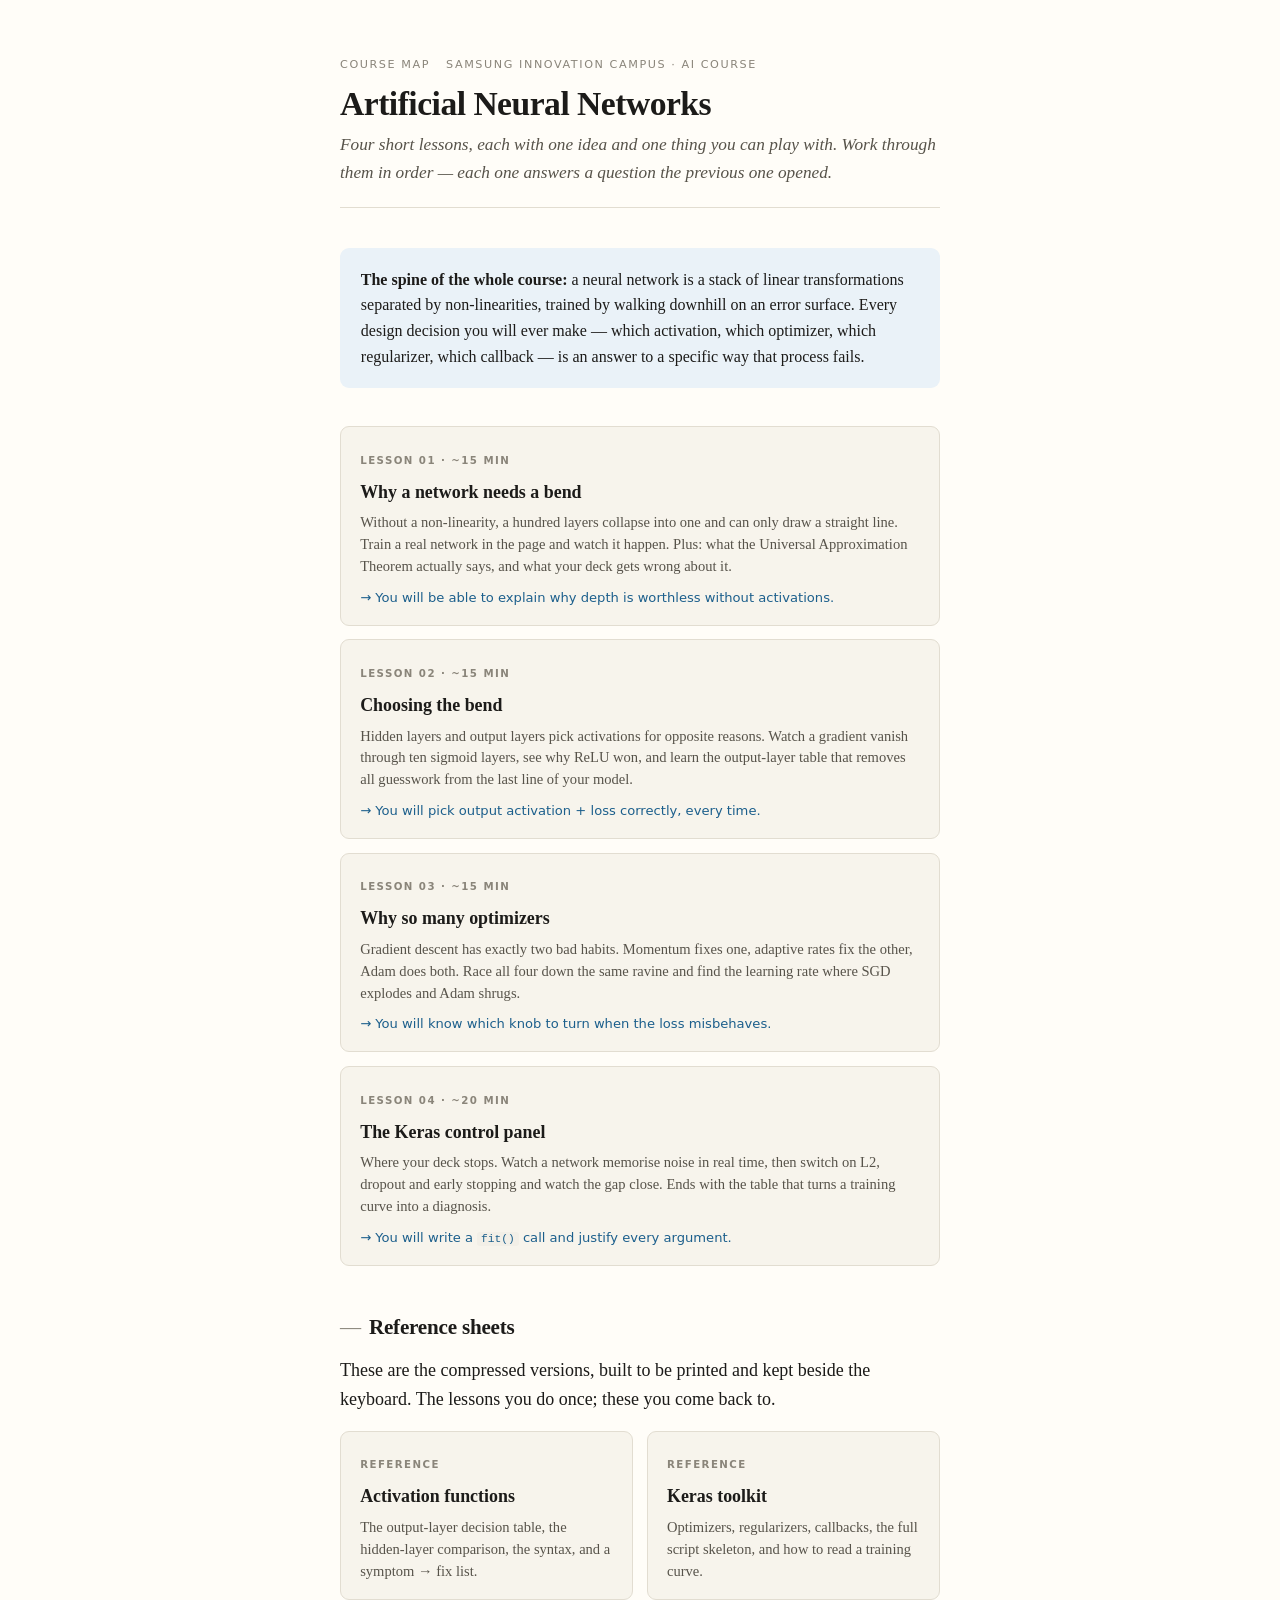
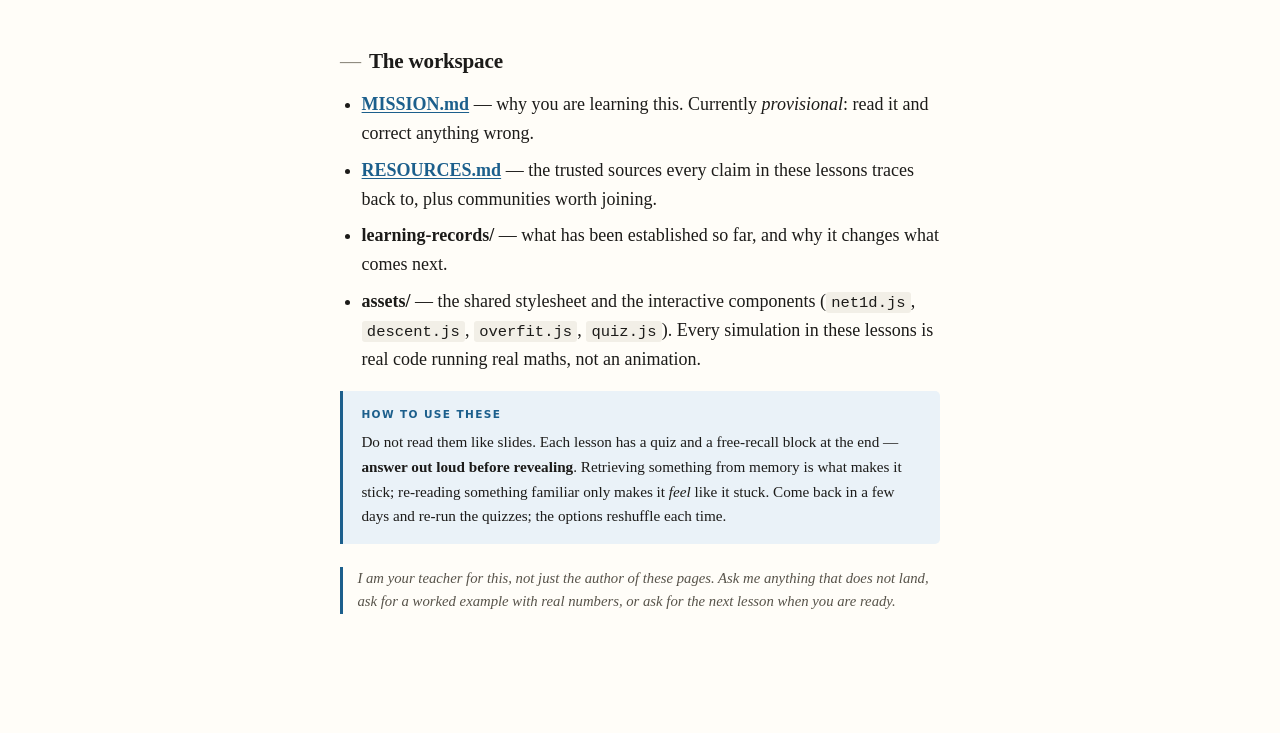
<file: index.html>
<!doctype html>
<html lang="en">
<head>
<meta charset="utf-8">
<meta name="viewport" content="width=device-width, initial-scale=1">
<title>Artificial Neural Networks · Course map</title>
<link rel="stylesheet" href="assets/course.css">
<style>
  .card {
    display:block; text-decoration:none; color:inherit;
    border:1px solid var(--rule); border-radius:9px;
    padding:1.05rem 1.2rem; margin-bottom:.85rem;
    background:var(--paper-2); transition:border-color .12s, transform .12s;
  }
  .card:hover { border-color:var(--accent); transform:translateY(-1px); }
  .card .n {
    font-family:ui-sans-serif,system-ui,sans-serif; font-size:.64rem;
    letter-spacing:.14em; text-transform:uppercase; color:var(--ink-faint);
    font-weight:600;
  }
  .card h3 { margin:.3rem 0 .35rem; font-size:1.12rem; }
  .card p  { margin:0; font-size:.91rem; color:var(--ink-soft); line-height:1.5; }
  .card .win {
    display:block; margin-top:.55rem; font-size:.82rem; color:var(--accent);
    font-family:ui-sans-serif,system-ui,sans-serif;
  }
  .spine {
    background:var(--accent-bg); border-radius:9px;
    padding:1.15rem 1.3rem; margin:1.8rem 0 2.4rem;
  }
  .spine p { margin:0; font-size:1rem; line-height:1.6; }
  .two-col { display:grid; grid-template-columns:1fr 1fr; gap:.85rem; }
  @media(max-width:520px){ .two-col{grid-template-columns:1fr} }
</style>
</head>
<body>
<main class="page">

<header class="masthead">
  <p class="eyebrow"><span>Course map</span><span>Samsung Innovation Campus &middot; AI Course</span></p>
  <h1>Artificial Neural Networks</h1>
  <p class="standfirst">Four short lessons, each with one idea and one thing you can play with.
  Work through them in order &mdash; each one answers a question the previous one opened.</p>
</header>

<div class="spine">
  <p><strong>The spine of the whole course:</strong> a neural network is a stack of linear
  transformations separated by non-linearities, trained by walking downhill on an error surface.
  Every design decision you will ever make &mdash; which activation, which optimizer, which
  regularizer, which callback &mdash; is an answer to a specific way that process fails.</p>
</div>

<a class="card" href="lessons/0001-why-networks-need-a-bend.html">
  <span class="n">Lesson 01 &middot; ~15 min</span>
  <h3>Why a network needs a bend</h3>
  <p>Without a non-linearity, a hundred layers collapse into one and can only draw a straight line.
  Train a real network in the page and watch it happen. Plus: what the Universal Approximation
  Theorem actually says, and what your deck gets wrong about it.</p>
  <span class="win">&rarr; You will be able to explain why depth is worthless without activations.</span>
</a>

<a class="card" href="lessons/0002-activation-functions.html">
  <span class="n">Lesson 02 &middot; ~15 min</span>
  <h3>Choosing the bend</h3>
  <p>Hidden layers and output layers pick activations for opposite reasons. Watch a gradient vanish
  through ten sigmoid layers, see why ReLU won, and learn the output-layer table that removes all
  guesswork from the last line of your model.</p>
  <span class="win">&rarr; You will pick output activation + loss correctly, every time.</span>
</a>

<a class="card" href="lessons/0003-optimizers.html">
  <span class="n">Lesson 03 &middot; ~15 min</span>
  <h3>Why so many optimizers</h3>
  <p>Gradient descent has exactly two bad habits. Momentum fixes one, adaptive rates fix the other,
  Adam does both. Race all four down the same ravine and find the learning rate where SGD explodes
  and Adam shrugs.</p>
  <span class="win">&rarr; You will know which knob to turn when the loss misbehaves.</span>
</a>

<a class="card" href="lessons/0004-keras-control-panel.html">
  <span class="n">Lesson 04 &middot; ~20 min</span>
  <h3>The Keras control panel</h3>
  <p>Where your deck stops. Watch a network memorise noise in real time, then switch on L2, dropout
  and early stopping and watch the gap close. Ends with the table that turns a training curve into
  a diagnosis.</p>
  <span class="win">&rarr; You will write a <code>fit()</code> call and justify every argument.</span>
</a>

<h2><span class="num">&mdash;</span>Reference sheets</h2>

<p>These are the compressed versions, built to be printed and kept beside the keyboard. The lessons
you do once; these you come back to.</p>

<div class="two-col">
  <a class="card" href="reference/activation-functions.html" style="margin-bottom:0">
    <span class="n">Reference</span>
    <h3>Activation functions</h3>
    <p>The output-layer decision table, the hidden-layer comparison, the syntax, and a symptom
    &rarr; fix list.</p>
  </a>
  <a class="card" href="reference/keras-toolkit.html" style="margin-bottom:0">
    <span class="n">Reference</span>
    <h3>Keras toolkit</h3>
    <p>Optimizers, regularizers, callbacks, the full script skeleton, and how to read a training
    curve.</p>
  </a>
</div>

<h2><span class="num">&mdash;</span>The workspace</h2>

<ul>
  <li><a href="MISSION.md"><strong>MISSION.md</strong></a> &mdash; why you are learning this.
  Currently <em>provisional</em>: read it and correct anything wrong.</li>
  <li><a href="RESOURCES.md"><strong>RESOURCES.md</strong></a> &mdash; the trusted sources every
  claim in these lessons traces back to, plus communities worth joining.</li>
  <li><strong>learning-records/</strong> &mdash; what has been established so far, and why it
  changes what comes next.</li>
  <li><strong>assets/</strong> &mdash; the shared stylesheet and the interactive components
  (<code>net1d.js</code>, <code>descent.js</code>, <code>overfit.js</code>, <code>quiz.js</code>).
  Every simulation in these lessons is real code running real maths, not an animation.</li>
</ul>

<div class="note intuition">
  <span class="label">How to use these</span>
  <p>Do not read them like slides. Each lesson has a quiz and a free-recall block at the end
  &mdash; <strong>answer out loud before revealing</strong>. Retrieving something from memory is
  what makes it stick; re-reading something familiar only makes it <em>feel</em> like it stuck.
  Come back in a few days and re-run the quizzes; the options reshuffle each time.</p>
</div>

<p class="ask">I am your teacher for this, not just the author of these pages. Ask me anything that
does not land, ask for a worked example with real numbers, or ask for the next lesson when you are
ready.</p>

</main>
</body>
</html>
</file>
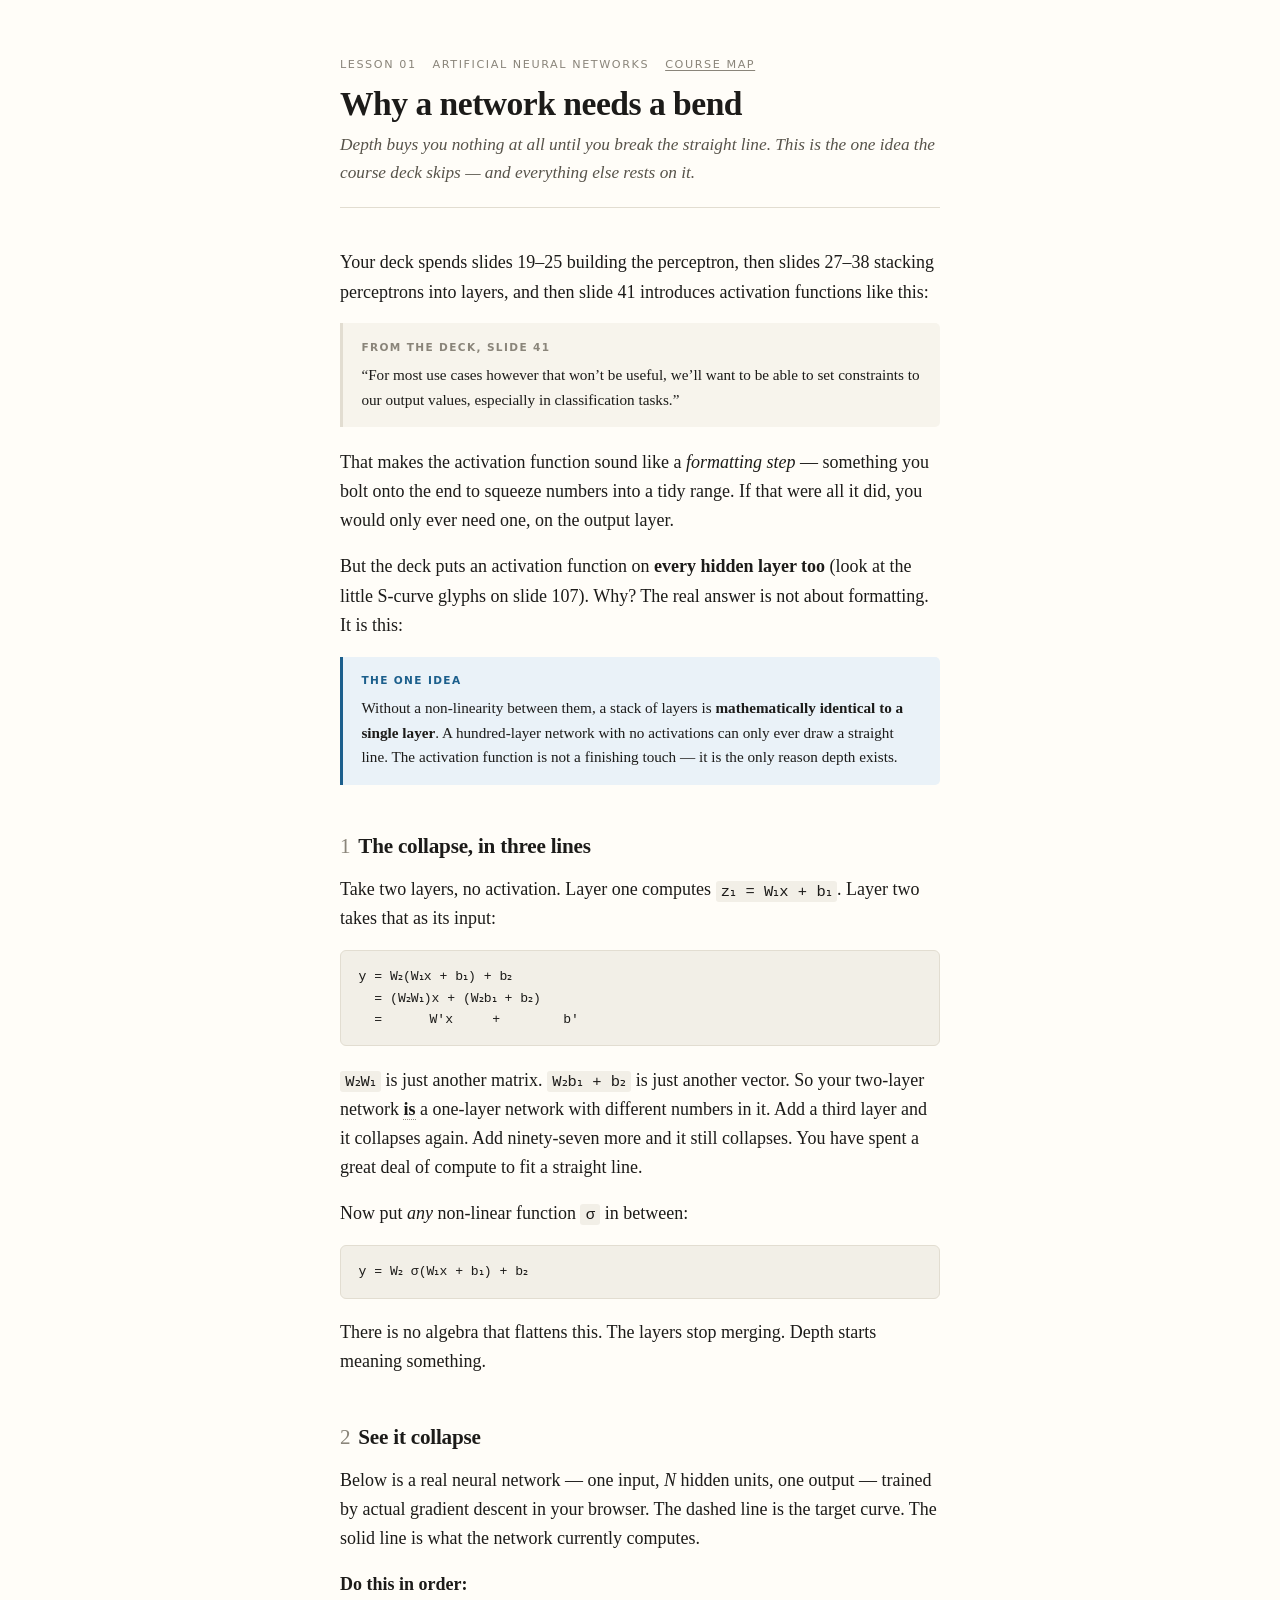
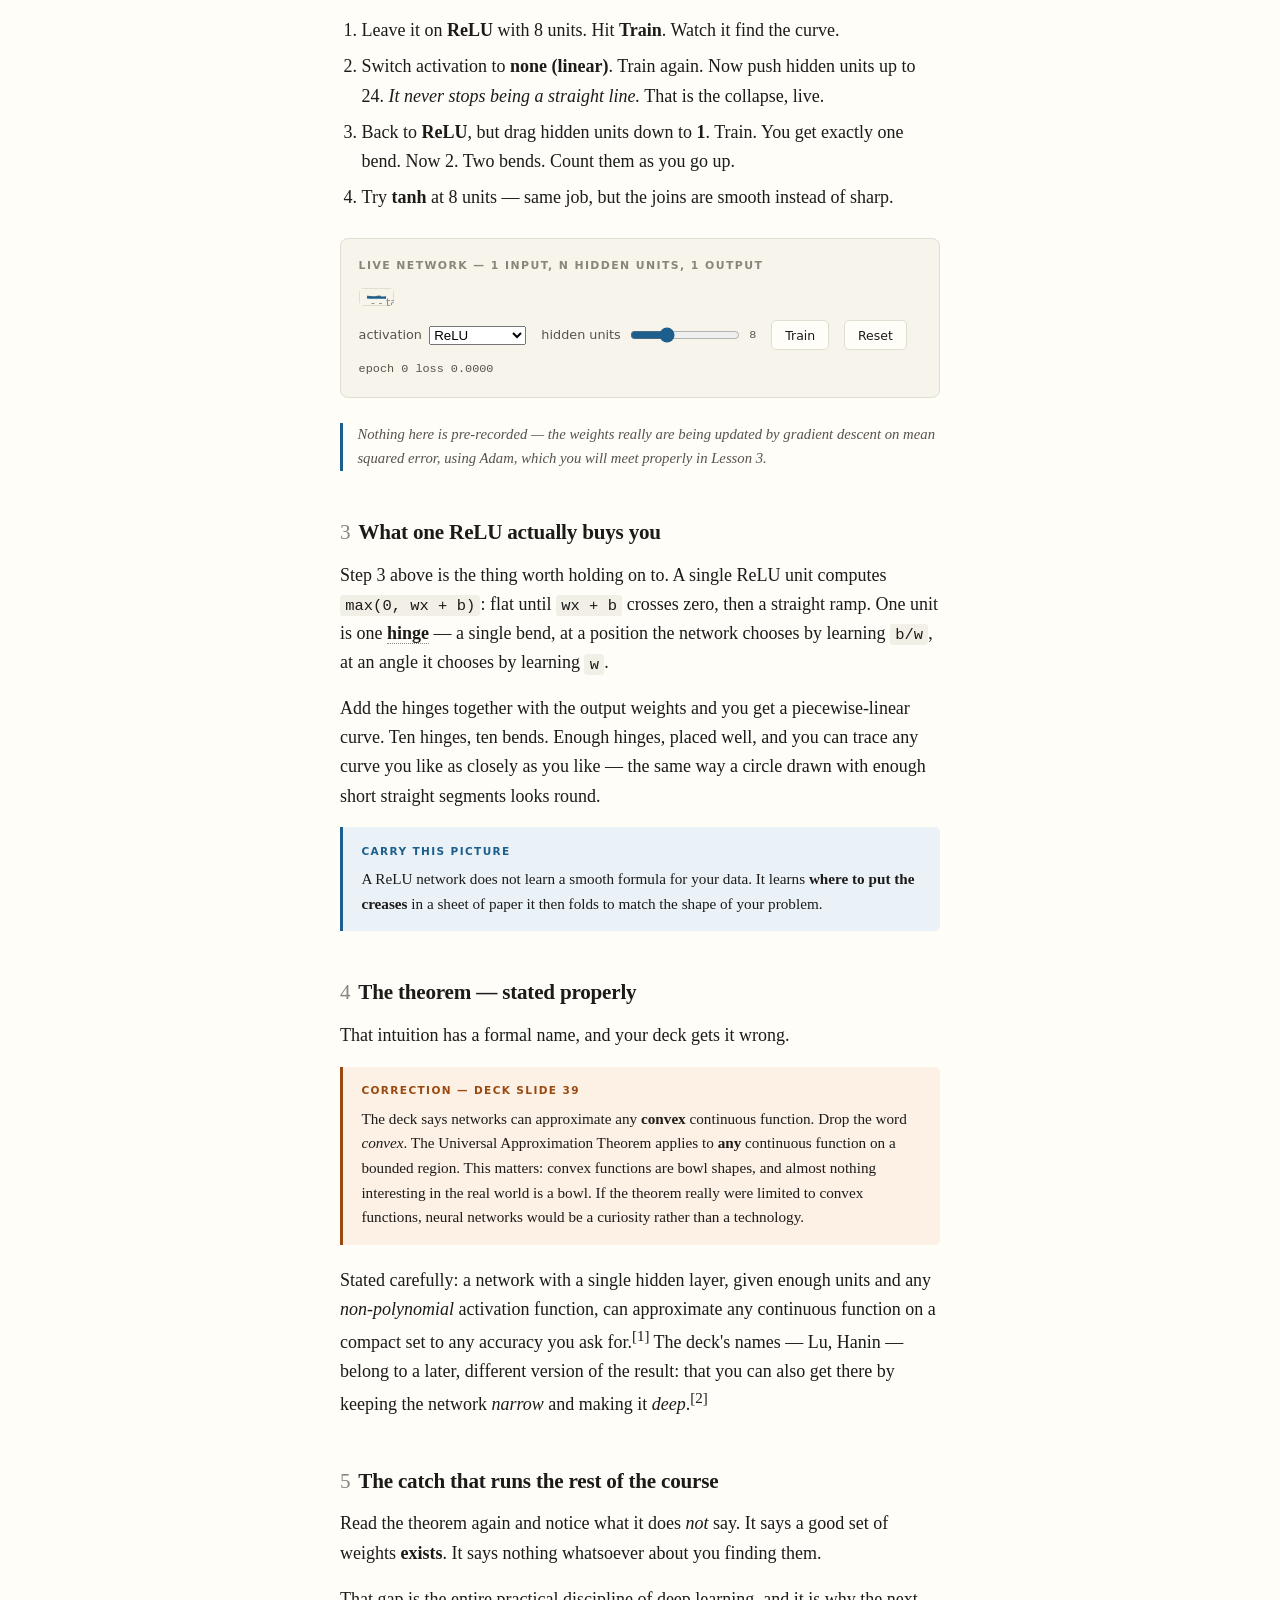
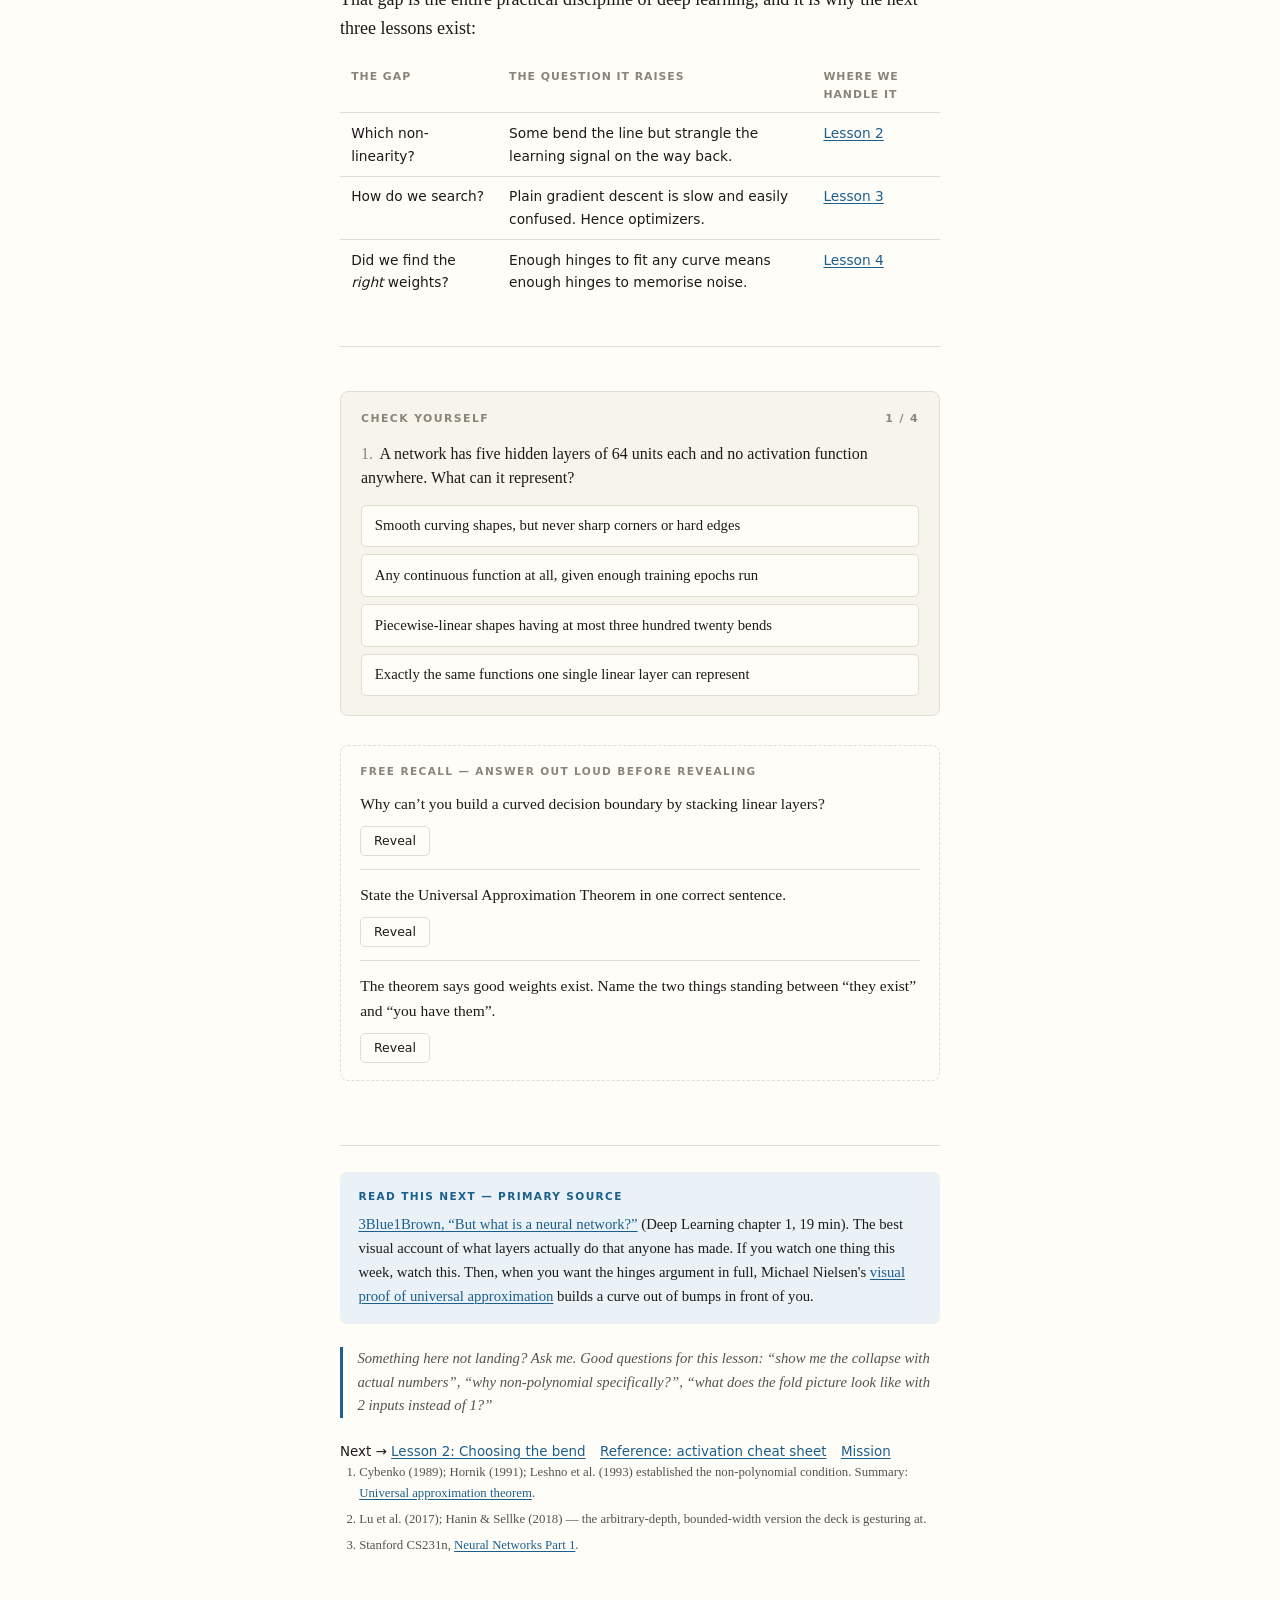
<file: lessons/0001-why-networks-need-a-bend.html>
<!doctype html>
<html lang="en">
<head>
<meta charset="utf-8">
<meta name="viewport" content="width=device-width, initial-scale=1">
<title>Lesson 1 · Why a network needs a bend</title>
<link rel="stylesheet" href="../assets/course.css">
</head>
<body>
<main class="page">

<header class="masthead">
  <p class="eyebrow">
    <span>Lesson 01</span>
    <span>Artificial Neural Networks</span>
    <a href="../index.html">Course map</a>
  </p>
  <h1>Why a network needs a bend</h1>
  <p class="standfirst">Depth buys you nothing at all until you break the straight line. This is the
  one idea the course deck skips &mdash; and everything else rests on it.</p>
</header>

<p>Your deck spends slides 19&ndash;25 building the perceptron, then slides 27&ndash;38 stacking
perceptrons into layers, and then slide 41 introduces activation functions like this:</p>

<blockquote class="note">
  <span class="label">From the deck, slide 41</span>
  <p>&ldquo;For most use cases however that won&rsquo;t be useful, we&rsquo;ll want to be able to
  set constraints to our output values, especially in classification tasks.&rdquo;</p>
</blockquote>

<p>That makes the activation function sound like a <em>formatting step</em> &mdash; something you
bolt onto the end to squeeze numbers into a tidy range. If that were all it did, you would only
ever need one, on the output layer.</p>

<p>But the deck puts an activation function on <strong>every hidden layer too</strong> (look at the
little S-curve glyphs on slide 107). Why? The real answer is not about formatting. It is this:</p>

<div class="note intuition">
  <span class="label">The one idea</span>
  <p>Without a non-linearity between them, a stack of layers is <strong>mathematically identical
  to a single layer</strong>. A hundred-layer network with no activations can only ever draw a
  straight line. The activation function is not a finishing touch &mdash; it is the only reason
  depth exists.</p>
</div>

<h2><span class="num">1</span>The collapse, in three lines</h2>

<p>Take two layers, no activation. Layer one computes <code>z&#8321; = W&#8321;x + b&#8321;</code>.
Layer two takes that as its input:</p>

<pre><code>y = W&#8322;(W&#8321;x + b&#8321;) + b&#8322;
  = (W&#8322;W&#8321;)x + (W&#8322;b&#8321; + b&#8322;)
  =      W'x     +        b'</code></pre>

<p><code>W&#8322;W&#8321;</code> is just another matrix. <code>W&#8322;b&#8321; + b&#8322;</code> is
just another vector. So your two-layer network <em class="term">is</em> a one-layer network with
different numbers in it. Add a third layer and it collapses again. Add ninety-seven more and it
still collapses. You have spent a great deal of compute to fit a straight line.</p>

<p>Now put <em>any</em> non-linear function <code>&sigma;</code> in between:</p>

<pre><code>y = W&#8322; &sigma;(W&#8321;x + b&#8321;) + b&#8322;</code></pre>

<p>There is no algebra that flattens this. The layers stop merging. Depth starts meaning
something.</p>

<h2><span class="num">2</span>See it collapse</h2>

<p>Below is a real neural network &mdash; one input, <em>N</em> hidden units, one output &mdash;
trained by actual gradient descent in your browser. The dashed line is the target curve. The solid
line is what the network currently computes.</p>

<p><strong>Do this in order:</strong></p>

<ol>
  <li>Leave it on <strong>ReLU</strong> with 8 units. Hit <strong>Train</strong>. Watch it find the curve.</li>
  <li>Switch activation to <strong>none (linear)</strong>. Train again. Now push hidden units up to 24.
      <em>It never stops being a straight line.</em> That is the collapse, live.</li>
  <li>Back to <strong>ReLU</strong>, but drag hidden units down to <strong>1</strong>. Train. You get
      exactly one bend. Now 2. Two bends. Count them as you go up.</li>
  <li>Try <strong>tanh</strong> at 8 units &mdash; same job, but the joins are smooth instead of sharp.</li>
</ol>

<div class="panel" id="net-demo"></div>

<p class="ask">Nothing here is pre-recorded &mdash; the weights really are being updated by
gradient descent on mean squared error, using Adam, which you will meet properly in Lesson 3.</p>

<h2><span class="num">3</span>What one ReLU actually buys you</h2>

<p>Step 3 above is the thing worth holding on to. A single ReLU unit computes
<code>max(0, wx + b)</code>: flat until <code>wx + b</code> crosses zero, then a straight ramp. One
unit is one <em class="term">hinge</em> &mdash; a single bend, at a position the network chooses by
learning <code>b/w</code>, at an angle it chooses by learning <code>w</code>.</p>

<p>Add the hinges together with the output weights and you get a piecewise-linear curve. Ten hinges,
ten bends. Enough hinges, placed well, and you can trace any curve you like as closely as you like
&mdash; the same way a circle drawn with enough short straight segments looks round.</p>

<div class="note intuition">
  <span class="label">Carry this picture</span>
  <p>A ReLU network does not learn a smooth formula for your data. It learns <strong>where to put
  the creases</strong> in a sheet of paper it then folds to match the shape of your problem.</p>
</div>

<h2><span class="num">4</span>The theorem &mdash; stated properly</h2>

<p>That intuition has a formal name, and your deck gets it wrong.</p>

<div class="note correction">
  <span class="label">Correction &mdash; deck slide 39</span>
  <p>The deck says networks can approximate any <strong>convex</strong> continuous function.
  Drop the word <em>convex</em>. The Universal Approximation Theorem applies to <strong>any</strong>
  continuous function on a bounded region. This matters: convex functions are bowl shapes, and
  almost nothing interesting in the real world is a bowl. If the theorem really were limited to
  convex functions, neural networks would be a curiosity rather than a technology.</p>
</div>

<p>Stated carefully: a network with a single hidden layer, given enough units and any
<em>non-polynomial</em> activation function, can approximate any continuous function on a compact
set to any accuracy you ask for.<sup>[1]</sup> The deck's names &mdash; Lu, Hanin &mdash; belong to
a later, different version of the result: that you can also get there by keeping the network
<em>narrow</em> and making it <em>deep</em>.<sup>[2]</sup></p>

<h2><span class="num">5</span>The catch that runs the rest of the course</h2>

<p>Read the theorem again and notice what it does <em>not</em> say. It says a good set of weights
<strong>exists</strong>. It says nothing whatsoever about you finding them.</p>

<p>That gap is the entire practical discipline of deep learning, and it is why the next three
lessons exist:</p>

<div class="table-scroll">
<table>
  <thead><tr><th>The gap</th><th>The question it raises</th><th>Where we handle it</th></tr></thead>
  <tbody>
    <tr>
      <td>Which non-linearity?</td>
      <td>Some bend the line but strangle the learning signal on the way back.</td>
      <td><a href="0002-activation-functions.html">Lesson 2</a></td>
    </tr>
    <tr>
      <td>How do we search?</td>
      <td>Plain gradient descent is slow and easily confused. Hence optimizers.</td>
      <td><a href="0003-optimizers.html">Lesson 3</a></td>
    </tr>
    <tr>
      <td>Did we find the <em>right</em> weights?</td>
      <td>Enough hinges to fit any curve means enough hinges to memorise noise.</td>
      <td><a href="0004-keras-control-panel.html">Lesson 4</a></td>
    </tr>
  </tbody>
</table>
</div>

<hr>

<div id="quiz"></div>
<div id="recall"></div>

<footer class="lesson-foot">

  <div class="source-box">
    <span class="label">Read this next &mdash; primary source</span>
    <p><a href="https://www.youtube.com/watch?v=aircAruvnKk">3Blue1Brown, &ldquo;But what
    is a neural network?&rdquo;</a> (Deep Learning chapter 1, 19 min). The best visual account of what layers actually do
    that anyone has made. If you watch one thing this week, watch this. Then, when you want the
    hinges argument in full, Michael Nielsen's
    <a href="http://neuralnetworksanddeeplearning.com/chap4.html">visual proof of universal
    approximation</a> builds a curve out of bumps in front of you.</p>
  </div>

  <p class="ask">Something here not landing? Ask me. Good questions for this lesson:
  &ldquo;show me the collapse with actual numbers&rdquo;, &ldquo;why non-polynomial
  specifically?&rdquo;, &ldquo;what does the fold picture look like with 2 inputs instead of
  1?&rdquo;</p>

  <div class="next-links">
    <span>Next &rarr; <a href="0002-activation-functions.html">Lesson 2: Choosing the bend</a></span>
    <span><a href="../reference/activation-functions.html">Reference: activation cheat sheet</a></span>
    <span><a href="../MISSION.md">Mission</a></span>
  </div>

  <div class="refs">
    <ol>
      <li>Cybenko (1989); Hornik (1991); Leshno et al. (1993) established the non-polynomial
      condition. Summary:
      <a href="https://en.wikipedia.org/wiki/Universal_approximation_theorem">Universal
      approximation theorem</a>.</li>
      <li>Lu et al. (2017); Hanin &amp; Sellke (2018) &mdash; the arbitrary-depth, bounded-width
      version the deck is gesturing at.</li>
      <li>Stanford CS231n,
      <a href="https://cs231n.github.io/neural-networks-1/">Neural Networks Part 1</a>.</li>
    </ol>
  </div>

</footer>

</main>

<script src="../assets/plot.js"></script>
<script src="../assets/net1d.js"></script>
<script src="../assets/quiz.js"></script>
<script>
Net1D.mount('#net-demo', {
  xRange: [-3, 3],
  yRange: [-1.6, 1.6],
  target: function (x) { return 0.85 * Math.sin(1.6 * x) + 0.25 * Math.sin(3.1 * x); }
});

Quiz.mount('#quiz', {
  title: 'Check yourself',
  questions: [
    {
      q: 'A network has five hidden layers of 64 units each and no activation function anywhere. What can it represent?',
      options: [
        'Exactly the same functions one single linear layer can represent',
        'Any continuous function at all, given enough training epochs run',
        'Smooth curving shapes, but never sharp corners or hard edges',
        'Piecewise-linear shapes having at most three hundred twenty bends'
      ],
      answer: 0,
      why: 'The layers multiply together into one matrix and one bias vector. Five layers, fifty, or five hundred &mdash; with no non-linearity it is algebraically a single linear layer, and it draws a straight line.'
    },
    {
      q: 'Deck slide 39 claims networks can approximate any <em>convex</em> continuous function. What is wrong with it?',
      options: [
        'Convexity is not required at all; any continuous function qualifies',
        'The result only holds for networks having two or more hidden layers',
        'The result requires that the activation function be a polynomial one',
        'The claim holds for classification problems but never for regression'
      ],
      answer: 0,
      why: 'The theorem covers any continuous function on a bounded region. Restricting it to convex functions would make it nearly worthless, since real-world target functions are rarely bowl-shaped.'
    },
    {
      q: 'The Universal Approximation Theorem guarantees several things. Which of these is NOT one of them?',
      options: [
        'That gradient descent will actually manage to find those good weights',
        'That a wide enough single hidden layer can fit the function closely',
        'That the approximation error can be driven as small as you require',
        'That almost any non-polynomial activation function is good enough'
      ],
      answer: 0,
      why: 'It is an existence result. It promises the weights are out there; it says nothing about training reaching them. Closing that gap is what optimizers, activations and regularization are all for.'
    },
    {
      q: 'In a network with one input and N ReLU hidden units, what does each single hidden unit contribute?',
      options: [
        'One bend, placed where that unit&rsquo;s own input crosses through zero',
        'One smooth S-shaped curve, always centred on the origin of the input',
        'One multiplication of the whole output curve by a learned constant',
        'One complete copy of the target function the network is learning to fit'
      ],
      answer: 0,
      why: 'ReLU is flat then sloped, with the kink at wx + b = 0. The unit learns where to put its bend and how steep to make it. Sum the bends and you get the piecewise-linear curve you watched appear above.'
    }
  ]
});

Recall.mount('#recall', {
  title: 'Free recall — answer out loud before revealing',
  items: [
    {
      prompt: 'Why can&rsquo;t you build a curved decision boundary by stacking linear layers?',
      answer: 'Because composing linear maps gives a linear map: W&#8322;(W&#8321;x + b&#8321;) + b&#8322; = (W&#8322;W&#8321;)x + (W&#8322;b&#8321; + b&#8322;). The stack collapses to one layer, and a linear map can only ever produce a straight line (or a flat plane).'
    },
    {
      prompt: 'State the Universal Approximation Theorem in one correct sentence.',
      answer: 'A network with one hidden layer, enough units, and a non-polynomial activation can approximate any continuous function on a compact set to arbitrary accuracy. Note: <em>any</em> continuous function &mdash; not just convex ones.'
    },
    {
      prompt: 'The theorem says good weights exist. Name the two things standing between &ldquo;they exist&rdquo; and &ldquo;you have them&rdquo;.',
      answer: '(1) <strong>Optimization</strong> &mdash; gradient descent has to actually find them, and it is a local, greedy, noisy search. (2) <strong>Generalization</strong> &mdash; a network with enough capacity to fit any curve also has enough capacity to memorise the noise in your training set, so fitting is not the same as learning.'
    }
  ]
});
</script>
</body>
</html>
</file>
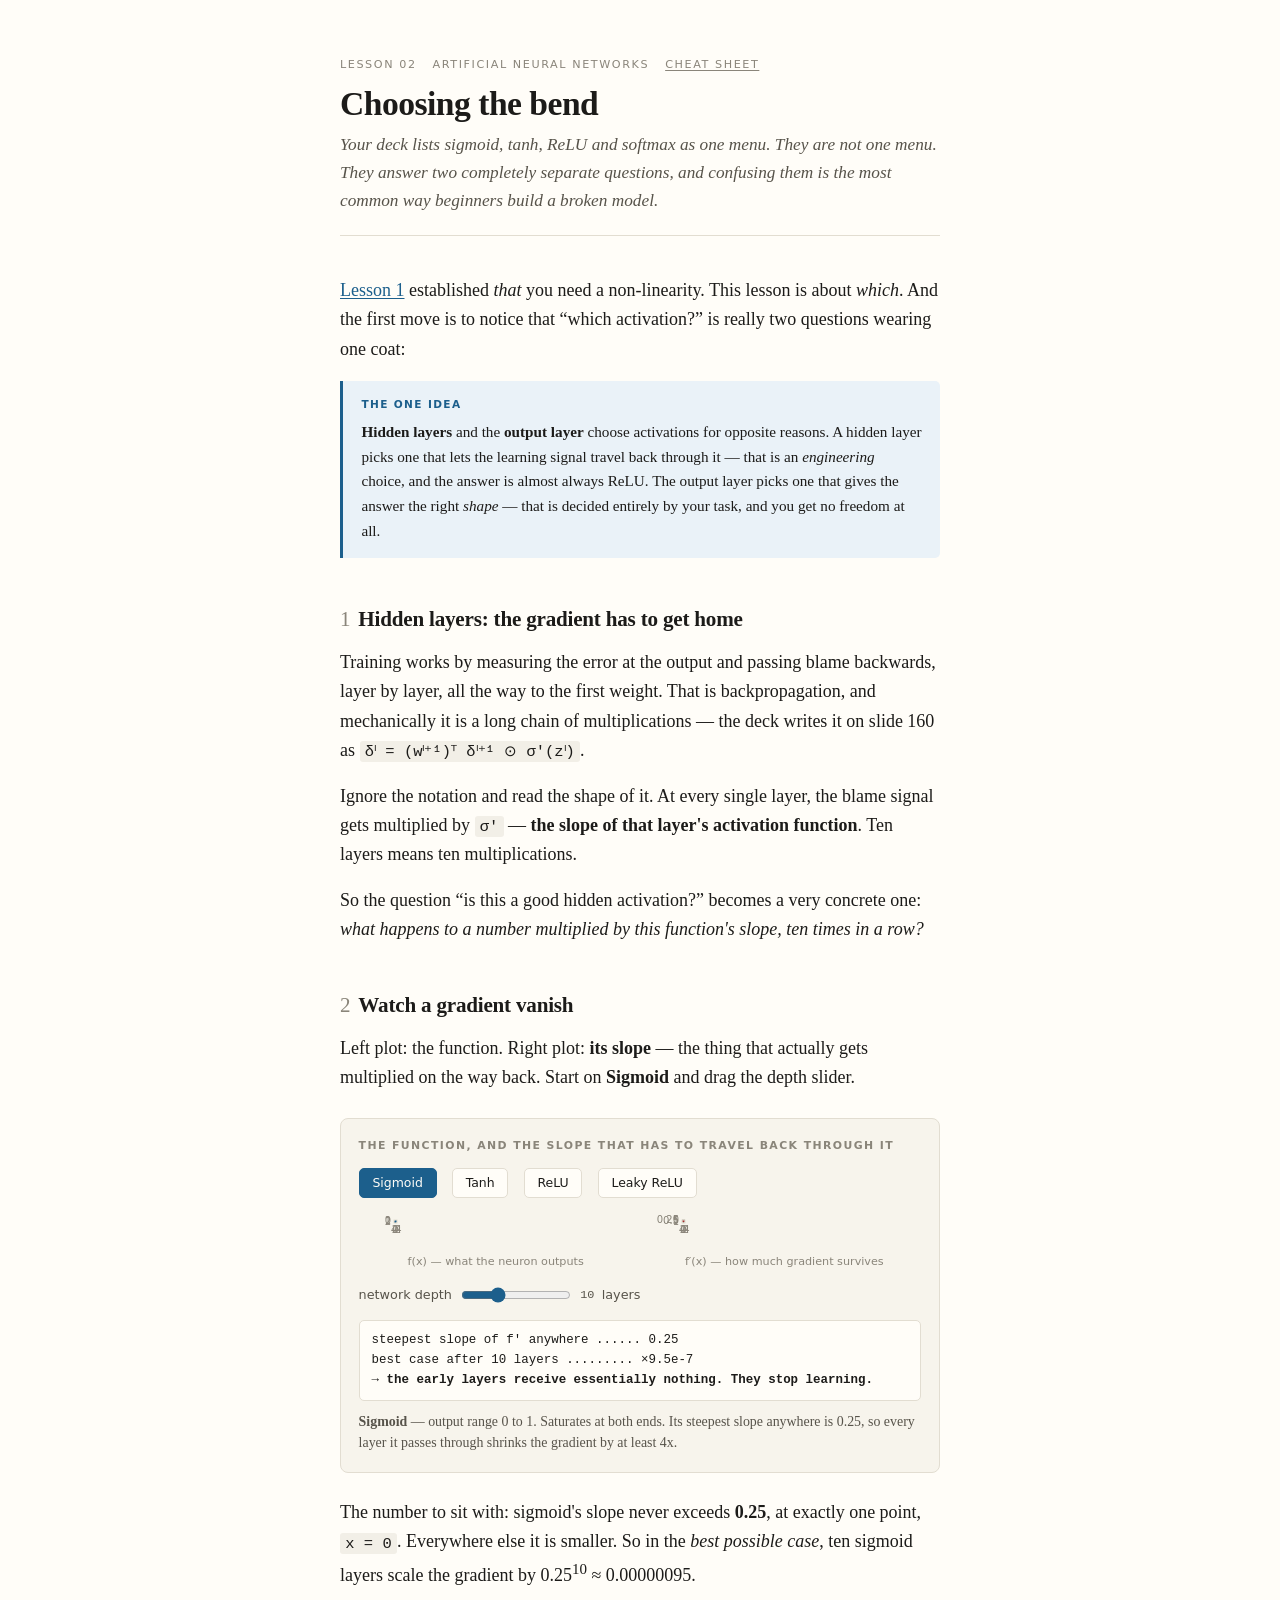
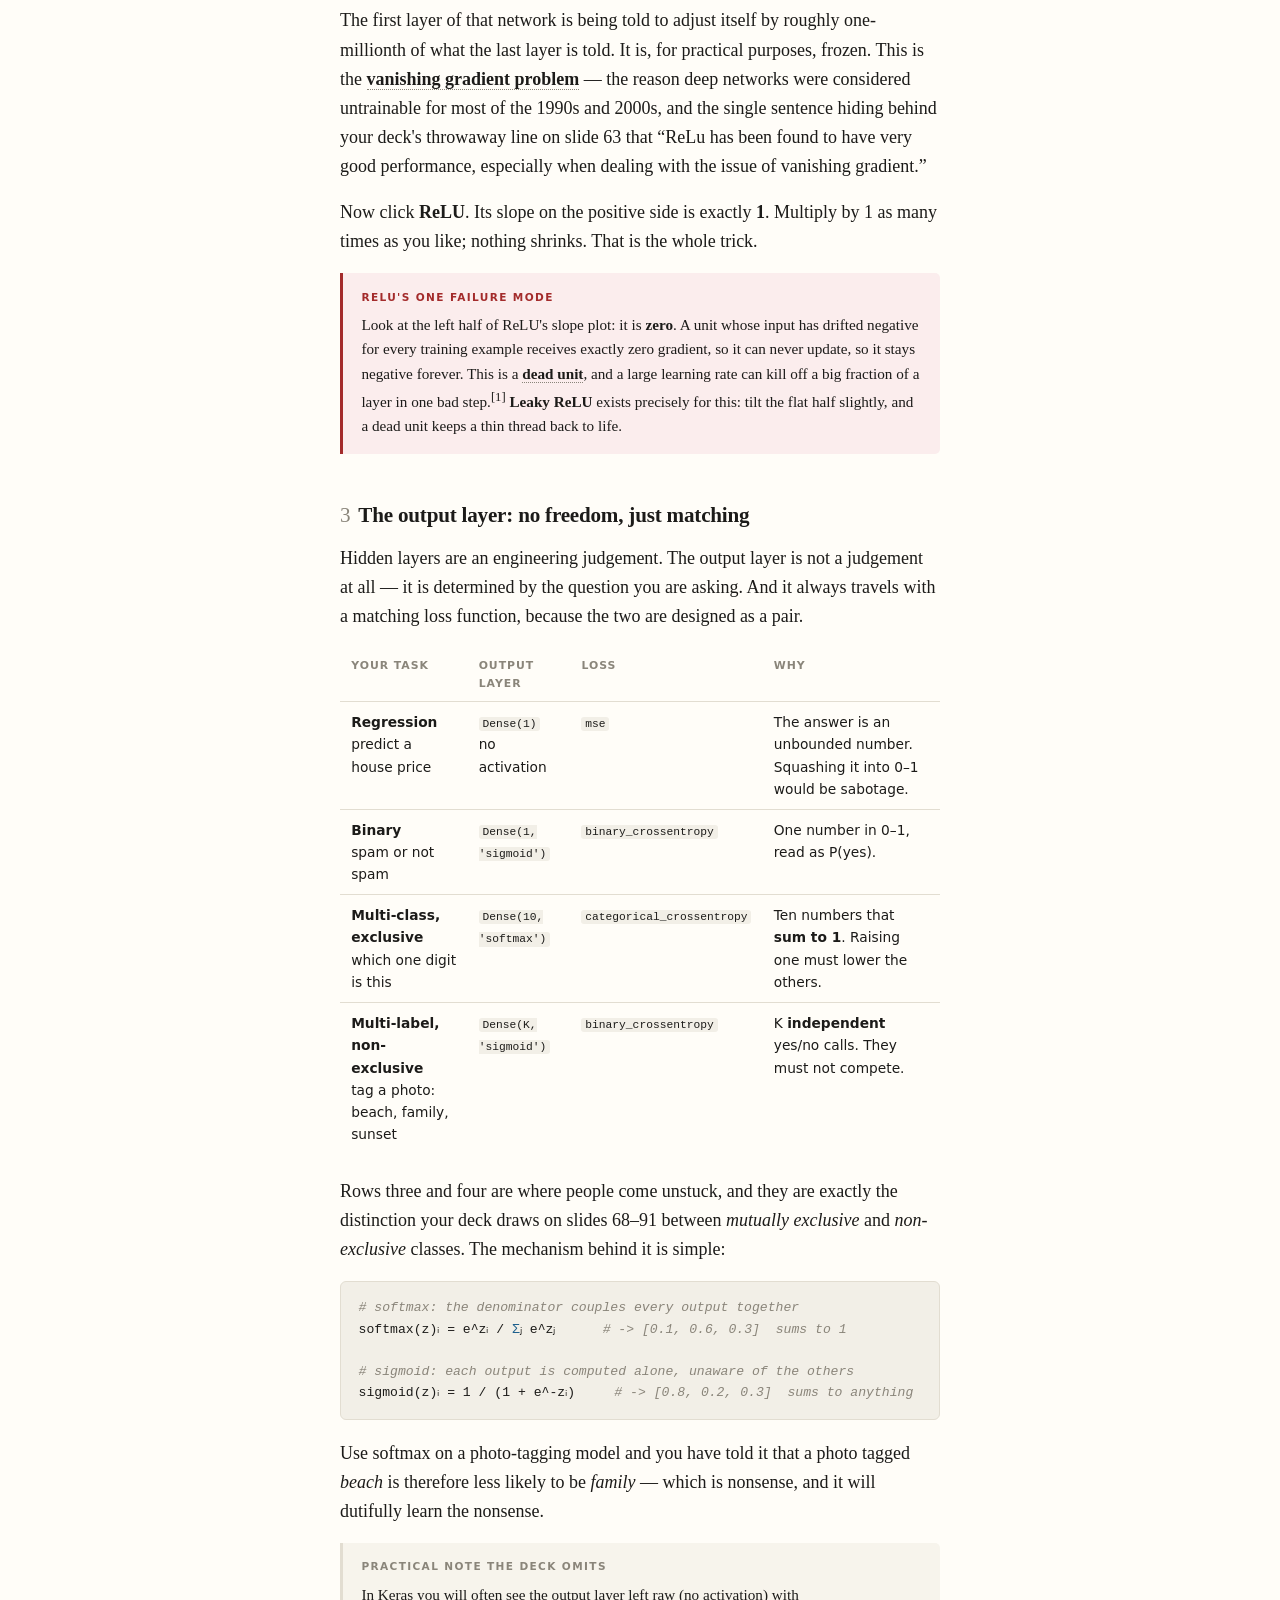
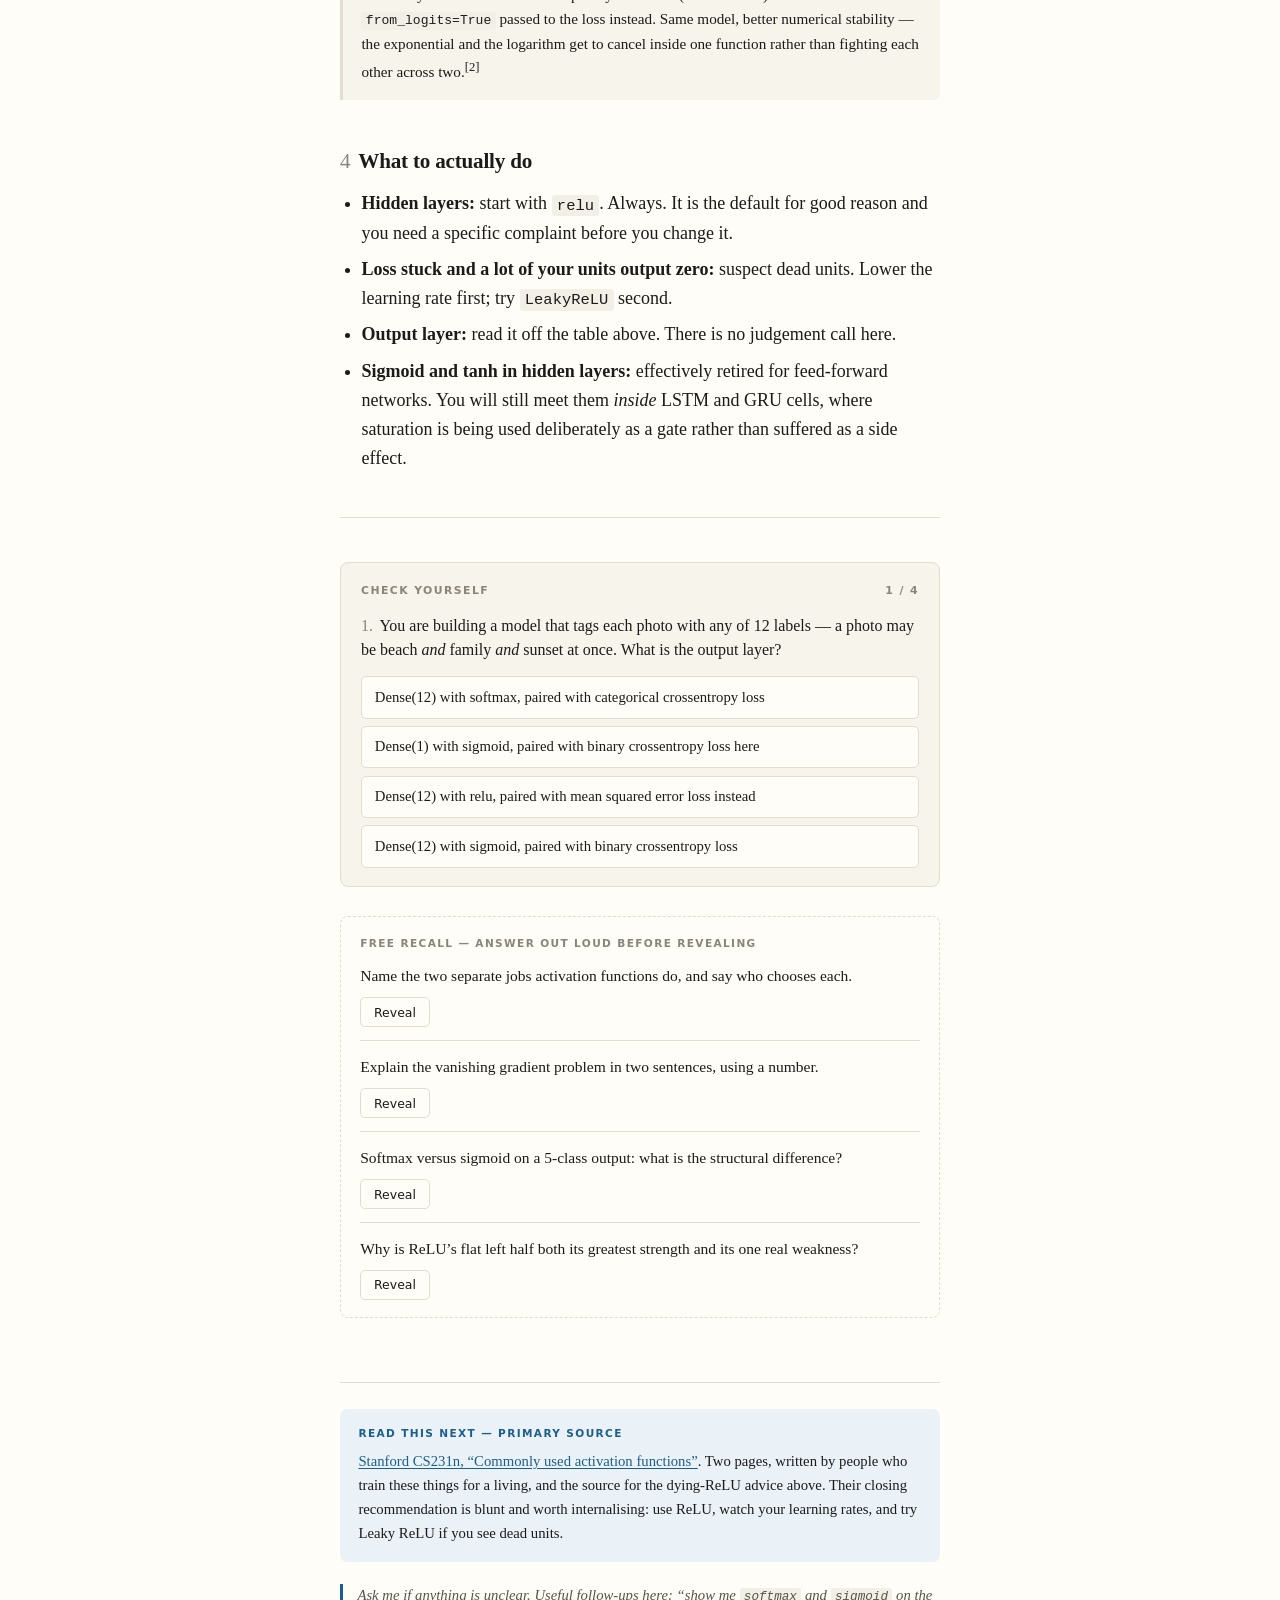
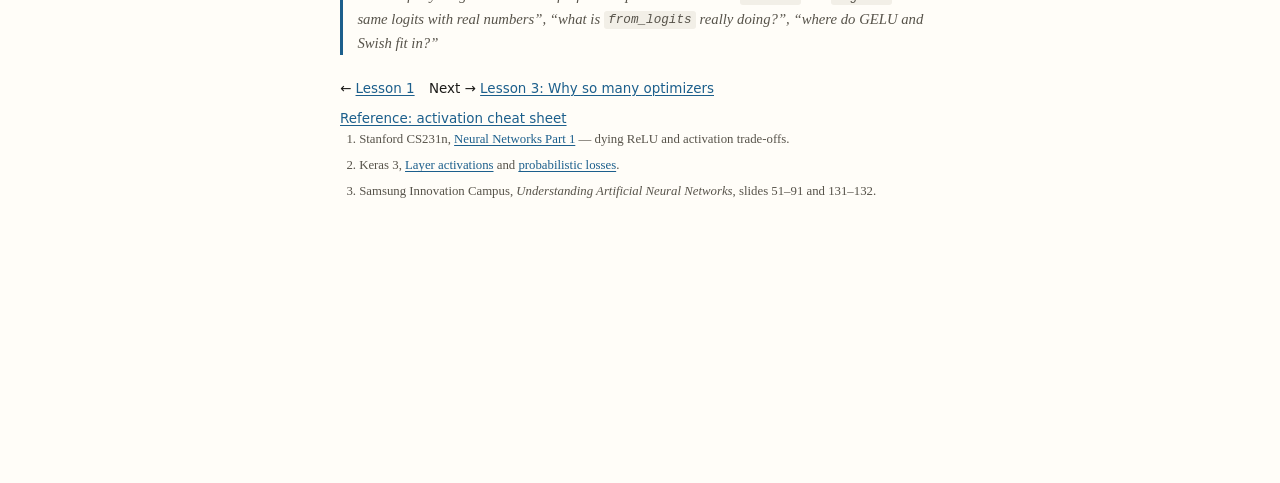
<file: lessons/0002-activation-functions.html>
<!doctype html>
<html lang="en">
<head>
<meta charset="utf-8">
<meta name="viewport" content="width=device-width, initial-scale=1">
<title>Lesson 2 · Choosing the bend</title>
<link rel="stylesheet" href="../assets/course.css">
</head>
<body>
<main class="page">

<header class="masthead">
  <p class="eyebrow">
    <span>Lesson 02</span>
    <span>Artificial Neural Networks</span>
    <a href="../reference/activation-functions.html">Cheat sheet</a>
  </p>
  <h1>Choosing the bend</h1>
  <p class="standfirst">Your deck lists sigmoid, tanh, ReLU and softmax as one menu. They are not
  one menu. They answer two completely separate questions, and confusing them is the most common
  way beginners build a broken model.</p>
</header>

<p><a href="0001-why-networks-need-a-bend.html">Lesson 1</a> established <em>that</em> you need a
non-linearity. This lesson is about <em>which</em>. And the first move is to notice that
&ldquo;which activation?&rdquo; is really two questions wearing one coat:</p>

<div class="note intuition">
  <span class="label">The one idea</span>
  <p><strong>Hidden layers</strong> and the <strong>output layer</strong> choose activations for
  opposite reasons. A hidden layer picks one that lets the learning signal travel back through it
  &mdash; that is an <em>engineering</em> choice, and the answer is almost always ReLU. The output
  layer picks one that gives the answer the right <em>shape</em> &mdash; that is decided entirely
  by your task, and you get no freedom at all.</p>
</div>

<h2><span class="num">1</span>Hidden layers: the gradient has to get home</h2>

<p>Training works by measuring the error at the output and passing blame backwards, layer by layer,
all the way to the first weight. That is backpropagation, and mechanically it is a long chain of
multiplications &mdash; the deck writes it on slide 160 as
<code>&delta;&#737; = (w&#737;&#8314;&sup1;)&#7488; &delta;&#737;&#8314;&sup1; &odot;
&sigma;&prime;(z&#737;)</code>.</p>

<p>Ignore the notation and read the shape of it. At every single layer, the blame signal gets
multiplied by <code>&sigma;&prime;</code> &mdash; <strong>the slope of that layer's activation
function</strong>. Ten layers means ten multiplications.</p>

<p>So the question &ldquo;is this a good hidden activation?&rdquo; becomes a very concrete one:
<em>what happens to a number multiplied by this function's slope, ten times in a row?</em></p>

<h2><span class="num">2</span>Watch a gradient vanish</h2>

<p>Left plot: the function. Right plot: <strong>its slope</strong> &mdash; the thing that actually
gets multiplied on the way back. Start on <strong>Sigmoid</strong> and drag the depth slider.</p>

<div class="panel" id="actviz"></div>

<p>The number to sit with: sigmoid's slope never exceeds <strong>0.25</strong>, at exactly one
point, <code>x = 0</code>. Everywhere else it is smaller. So in the <em>best possible case</em>,
ten sigmoid layers scale the gradient by 0.25<sup>10</sup> &asymp; 0.00000095.</p>

<p>The first layer of that network is being told to adjust itself by roughly one-millionth of what
the last layer is told. It is, for practical purposes, frozen. This is the
<em class="term">vanishing gradient problem</em> &mdash; the reason deep networks were considered
untrainable for most of the 1990s and 2000s, and the single sentence hiding behind your deck's
throwaway line on slide 63 that &ldquo;ReLu has been found to have very good performance,
especially when dealing with the issue of vanishing gradient.&rdquo;</p>

<p>Now click <strong>ReLU</strong>. Its slope on the positive side is exactly <strong>1</strong>.
Multiply by 1 as many times as you like; nothing shrinks. That is the whole trick.</p>

<div class="note watch">
  <span class="label">ReLU's one failure mode</span>
  <p>Look at the left half of ReLU's slope plot: it is <strong>zero</strong>. A unit whose input
  has drifted negative for every training example receives exactly zero gradient, so it can never
  update, so it stays negative forever. This is a <em class="term">dead unit</em>, and a large
  learning rate can kill off a big fraction of a layer in one bad step.<sup>[1]</sup>
  <strong>Leaky ReLU</strong> exists precisely for this: tilt the flat half slightly, and a dead
  unit keeps a thin thread back to life.</p>
</div>

<h2><span class="num">3</span>The output layer: no freedom, just matching</h2>

<p>Hidden layers are an engineering judgement. The output layer is not a judgement at all &mdash;
it is determined by the question you are asking. And it always travels with a matching loss
function, because the two are designed as a pair.</p>

<div class="table-scroll">
<table>
  <thead>
    <tr><th>Your task</th><th>Output layer</th><th>Loss</th><th>Why</th></tr>
  </thead>
  <tbody>
    <tr>
      <td><strong>Regression</strong><br>predict a house price</td>
      <td><code>Dense(1)</code><br>no activation</td>
      <td><code>mse</code></td>
      <td>The answer is an unbounded number. Squashing it into 0&ndash;1 would be sabotage.</td>
    </tr>
    <tr>
      <td><strong>Binary</strong><br>spam or not spam</td>
      <td><code>Dense(1, 'sigmoid')</code></td>
      <td><code>binary_crossentropy</code></td>
      <td>One number in 0&ndash;1, read as P(yes).</td>
    </tr>
    <tr>
      <td><strong>Multi-class, exclusive</strong><br>which one digit is this</td>
      <td><code>Dense(10, 'softmax')</code></td>
      <td><code>categorical_crossentropy</code></td>
      <td>Ten numbers that <strong>sum to 1</strong>. Raising one must lower the others.</td>
    </tr>
    <tr>
      <td><strong>Multi-label, non-exclusive</strong><br>tag a photo: beach, family, sunset</td>
      <td><code>Dense(K, 'sigmoid')</code></td>
      <td><code>binary_crossentropy</code></td>
      <td>K <strong>independent</strong> yes/no calls. They must not compete.</td>
    </tr>
  </tbody>
</table>
</div>

<p>Rows three and four are where people come unstuck, and they are exactly the distinction your deck
draws on slides 68&ndash;91 between <em>mutually exclusive</em> and <em>non-exclusive</em>
classes. The mechanism behind it is simple:</p>

<pre><code><span class="c-com"># softmax: the denominator couples every output together</span>
softmax(z)&#7522; = e^z&#7522; / <span class="c-kw">&Sigma;</span>&#11388; e^z&#11388;      <span class="c-com"># -> [0.1, 0.6, 0.3]  sums to 1</span>

<span class="c-com"># sigmoid: each output is computed alone, unaware of the others</span>
sigmoid(z)&#7522; = 1 / (1 + e^-z&#7522;)     <span class="c-com"># -> [0.8, 0.2, 0.3]  sums to anything</span></code></pre>

<p>Use softmax on a photo-tagging model and you have told it that a photo tagged
<em>beach</em> is therefore less likely to be <em>family</em> &mdash; which is nonsense, and it
will dutifully learn the nonsense.</p>

<div class="note">
  <span class="label">Practical note the deck omits</span>
  <p>In Keras you will often see the output layer left raw (no activation) with
  <code>from_logits=True</code> passed to the loss instead. Same model, better numerical stability
  &mdash; the exponential and the logarithm get to cancel inside one function rather than fighting
  each other across two.<sup>[2]</sup></p>
</div>

<h2><span class="num">4</span>What to actually do</h2>

<ul>
  <li><strong>Hidden layers:</strong> start with <code>relu</code>. Always. It is the default for
  good reason and you need a specific complaint before you change it.</li>
  <li><strong>Loss stuck and a lot of your units output zero:</strong> suspect dead units. Lower
  the learning rate first; try <code>LeakyReLU</code> second.</li>
  <li><strong>Output layer:</strong> read it off the table above. There is no judgement call here.</li>
  <li><strong>Sigmoid and tanh in hidden layers:</strong> effectively retired for feed-forward
  networks. You will still meet them <em>inside</em> LSTM and GRU cells, where saturation is being
  used deliberately as a gate rather than suffered as a side effect.</li>
</ul>

<hr>

<div id="quiz"></div>
<div id="recall"></div>

<footer class="lesson-foot">

  <div class="source-box">
    <span class="label">Read this next &mdash; primary source</span>
    <p><a href="https://cs231n.github.io/neural-networks-1/#actfun">Stanford CS231n, &ldquo;Commonly
    used activation functions&rdquo;</a>. Two pages, written by people who train these things for a
    living, and the source for the dying-ReLU advice above. Their closing recommendation is blunt
    and worth internalising: use ReLU, watch your learning rates, and try Leaky ReLU if you see
    dead units.</p>
  </div>

  <p class="ask">Ask me if anything is unclear. Useful follow-ups here: &ldquo;show me
  <code>softmax</code> and <code>sigmoid</code> on the same logits with real numbers&rdquo;,
  &ldquo;what is <code>from_logits</code> really doing?&rdquo;, &ldquo;where do GELU and Swish fit
  in?&rdquo;</p>

  <div class="next-links">
    <span>&larr; <a href="0001-why-networks-need-a-bend.html">Lesson 1</a></span>
    <span>Next &rarr; <a href="0003-optimizers.html">Lesson 3: Why so many optimizers</a></span>
    <span><a href="../reference/activation-functions.html">Reference: activation cheat sheet</a></span>
  </div>

  <div class="refs">
    <ol>
      <li>Stanford CS231n,
      <a href="https://cs231n.github.io/neural-networks-1/">Neural Networks Part 1</a> &mdash; dying
      ReLU and activation trade-offs.</li>
      <li>Keras 3,
      <a href="https://keras.io/api/layers/activations/">Layer activations</a> and
      <a href="https://keras.io/api/losses/probabilistic_losses/">probabilistic losses</a>.</li>
      <li>Samsung Innovation Campus, <em>Understanding Artificial Neural Networks</em>,
      slides 51&ndash;91 and 131&ndash;132.</li>
    </ol>
  </div>

</footer>

</main>

<script src="../assets/plot.js"></script>
<script src="../assets/actviz.js"></script>
<script src="../assets/quiz.js"></script>
<script>
ActViz.mount('#actviz');

Quiz.mount('#quiz', {
  title: 'Check yourself',
  questions: [
    {
      q: 'You are building a model that tags each photo with any of 12 labels &mdash; a photo may be beach <em>and</em> family <em>and</em> sunset at once. What is the output layer?',
      options: [
        'Dense(12) with sigmoid, paired with binary crossentropy loss',
        'Dense(12) with softmax, paired with categorical crossentropy loss',
        'Dense(1) with sigmoid, paired with binary crossentropy loss here',
        'Dense(12) with relu, paired with mean squared error loss instead'
      ],
      answer: 0,
      why: 'The labels are non-exclusive, so the twelve decisions must be independent. Sigmoid computes each output alone. Softmax would force them to sum to one, teaching the model that beach makes family less likely.'
    },
    {
      q: 'Sigmoid&rsquo;s derivative peaks at 0.25. What does that fact predict about a deep sigmoid network?',
      options: [
        'Early layers get a vanishingly small gradient and barely learn',
        'Early layers get an exploding gradient and diverge to infinity',
        'Output layers cannot represent probabilities for any class well',
        'The network converges faster than an equivalent ReLU network'
      ],
      answer: 0,
      why: 'Backprop multiplies by the slope once per layer. Even at its steepest, 0.25 to the tenth power is about one in a million, so the signal reaching layer one is effectively gone.'
    },
    {
      q: 'Your training loss plateaus early and you find that most hidden units output exactly zero for every input. Best first move?',
      options: [
        'Lower the learning rate, and consider switching to Leaky ReLU',
        'Raise the learning rate, so the stuck units escape more quickly',
        'Switch every hidden layer over from ReLU across to softmax now',
        'Add more hidden layers, so the network has more total capacity'
      ],
      answer: 0,
      why: 'That is the dying-ReLU signature. A too-large step pushed those units permanently negative, where ReLU passes zero gradient. A smaller learning rate prevents it; Leaky ReLU gives already-dead units a route back.'
    },
    {
      q: 'Why does a regression output layer usually have no activation function at all?',
      options: [
        'Because the target is an unbounded number and must not be squashed',
        'Because regression targets are always scaled to the range zero to one',
        'Because gradient descent cannot backpropagate through an output layer',
        'Because mean squared error already applies its own internal activation'
      ],
      answer: 0,
      why: 'A house price can be 40,000 or 4,000,000. Sigmoid would cap the model at 1 and it could never reach the target. Leaving the output raw and linear lets it produce any real number.'
    }
  ]
});

Recall.mount('#recall', {
  title: 'Free recall — answer out loud before revealing',
  items: [
    {
      prompt: 'Name the two separate jobs activation functions do, and say who chooses each.',
      answer: '<strong>Hidden layers:</strong> keep the backprop gradient alive through many multiplications &mdash; an engineering choice, and the answer is ReLU by default. <strong>Output layer:</strong> give the answer the right shape and range &mdash; dictated entirely by the task, with a matching loss function.'
    },
    {
      prompt: 'Explain the vanishing gradient problem in two sentences, using a number.',
      answer: 'Backpropagation multiplies the error signal by the activation&rsquo;s slope once per layer. Sigmoid&rsquo;s slope never exceeds 0.25, so after ten layers the signal is scaled by at most 0.25&sup1;&#8304; &asymp; 10&#8315;&#8310; &mdash; the early layers are told almost nothing and stop learning.'
    },
    {
      prompt: 'Softmax versus sigmoid on a 5-class output: what is the structural difference?',
      answer: 'Softmax divides by the sum over all five outputs, so they are coupled and always total 1 &mdash; correct when exactly one class is true. Sigmoid computes each of the five independently, so they can all be high or all be low &mdash; correct when several labels can be true at once.'
    },
    {
      prompt: 'Why is ReLU&rsquo;s flat left half both its greatest strength and its one real weakness?',
      answer: 'Strength: the positive side has slope exactly 1, so gradients pass through unshrunk however deep the network gets. Weakness: the negative side has slope exactly 0, so a unit pushed permanently negative receives no gradient at all and can never recover &mdash; a dead unit.'
    }
  ]
});
</script>
</body>
</html>
</file>
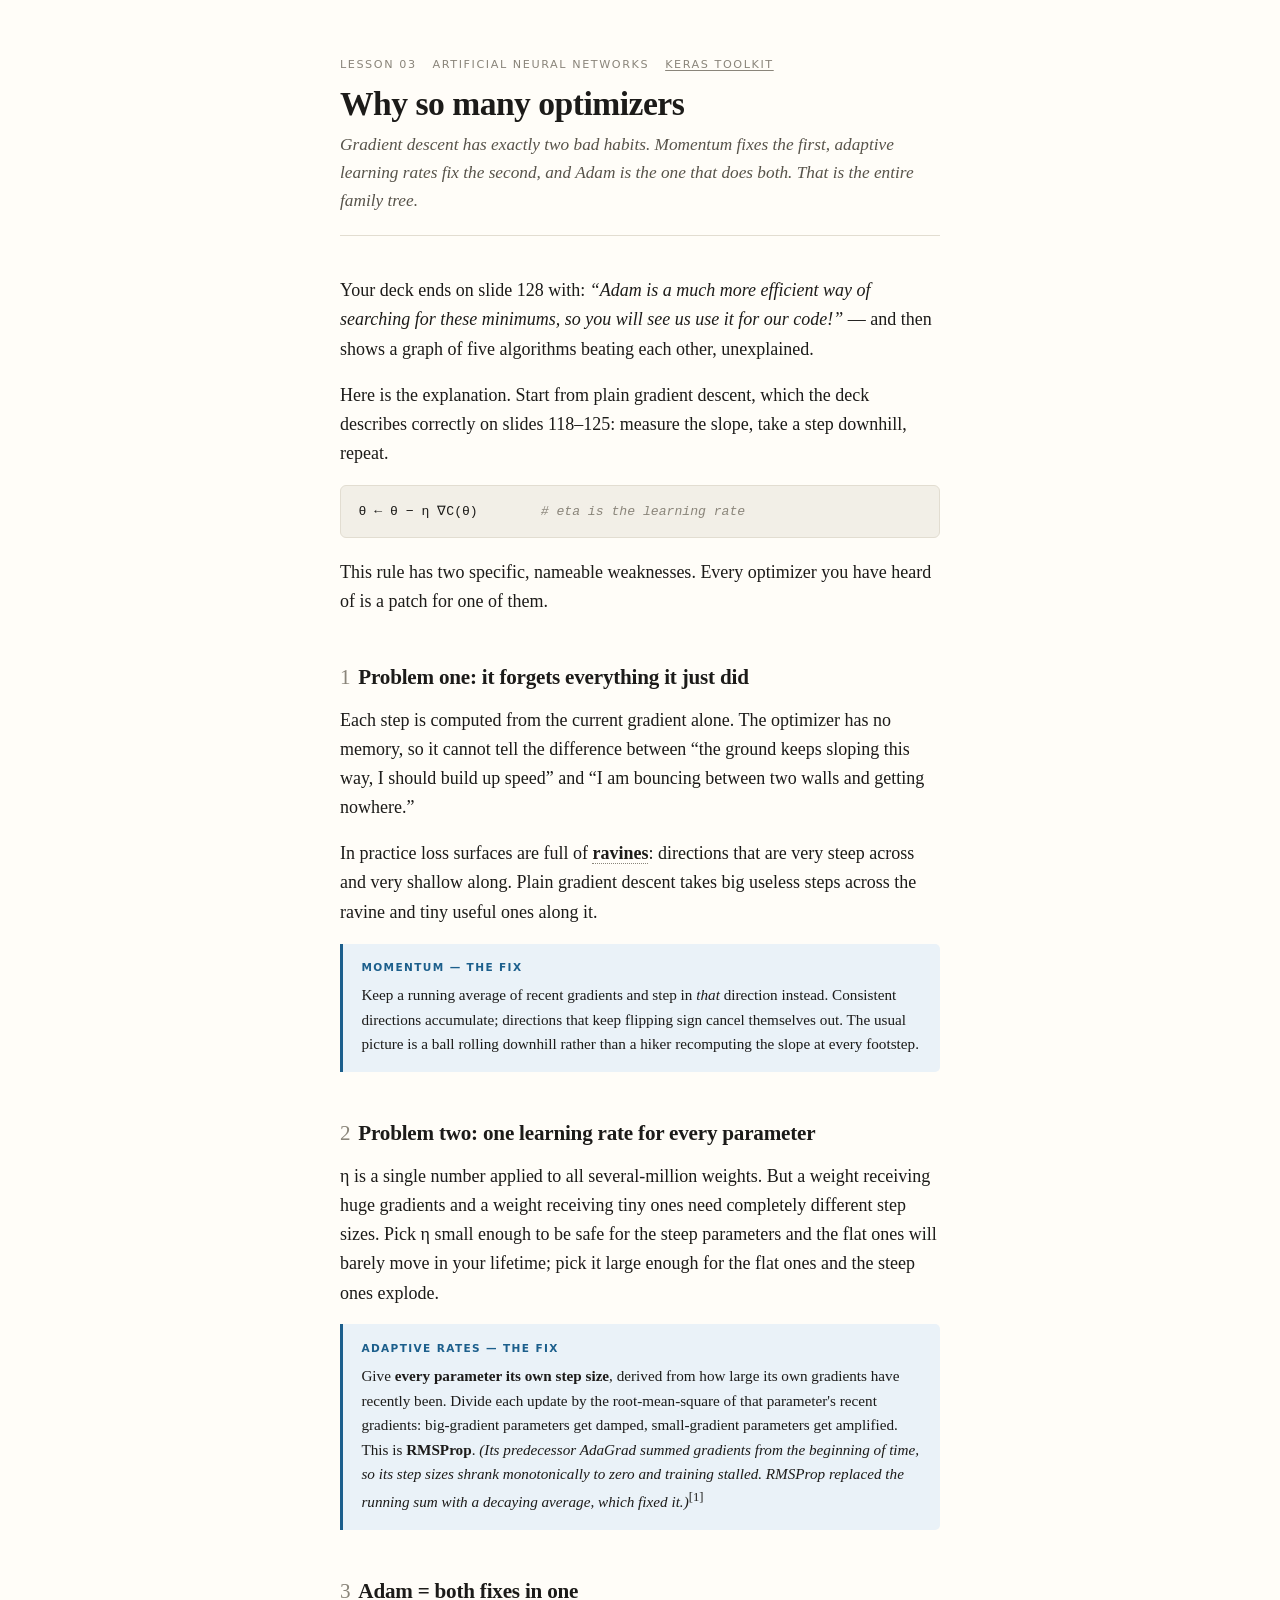
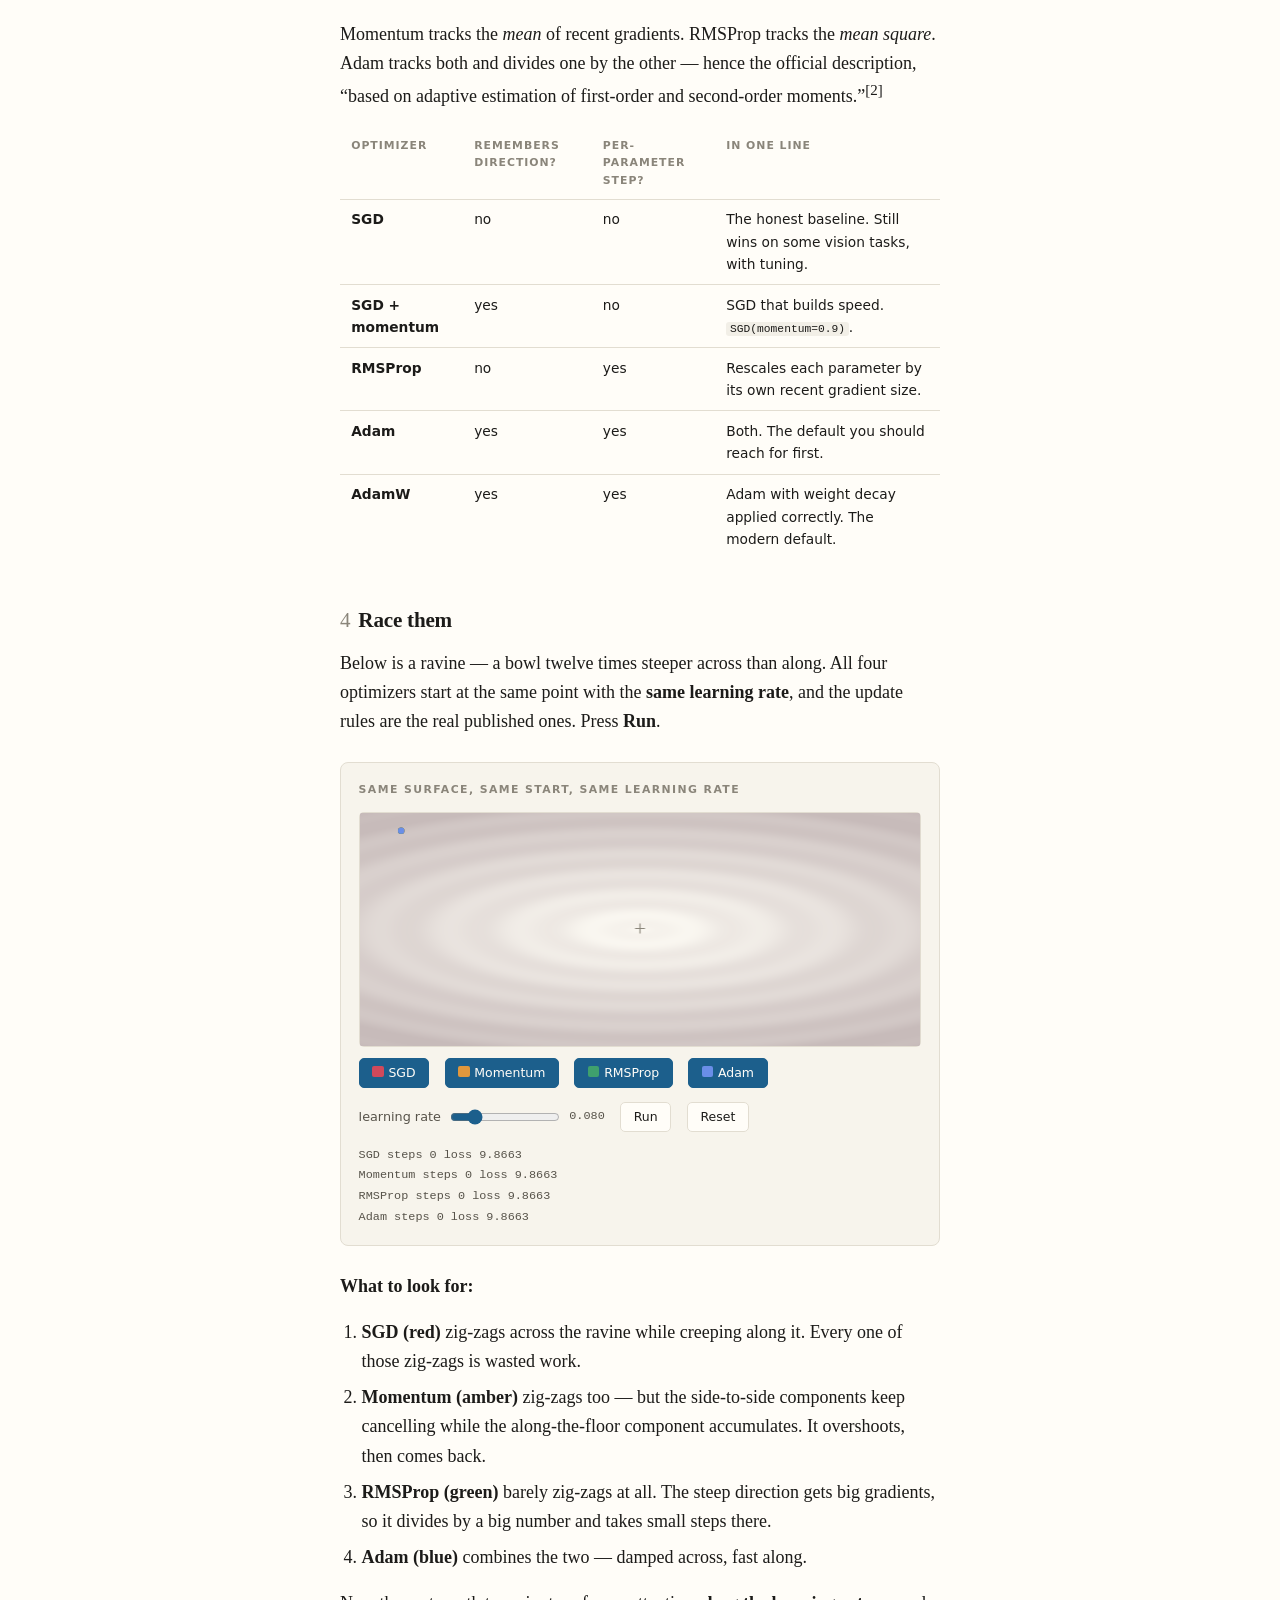
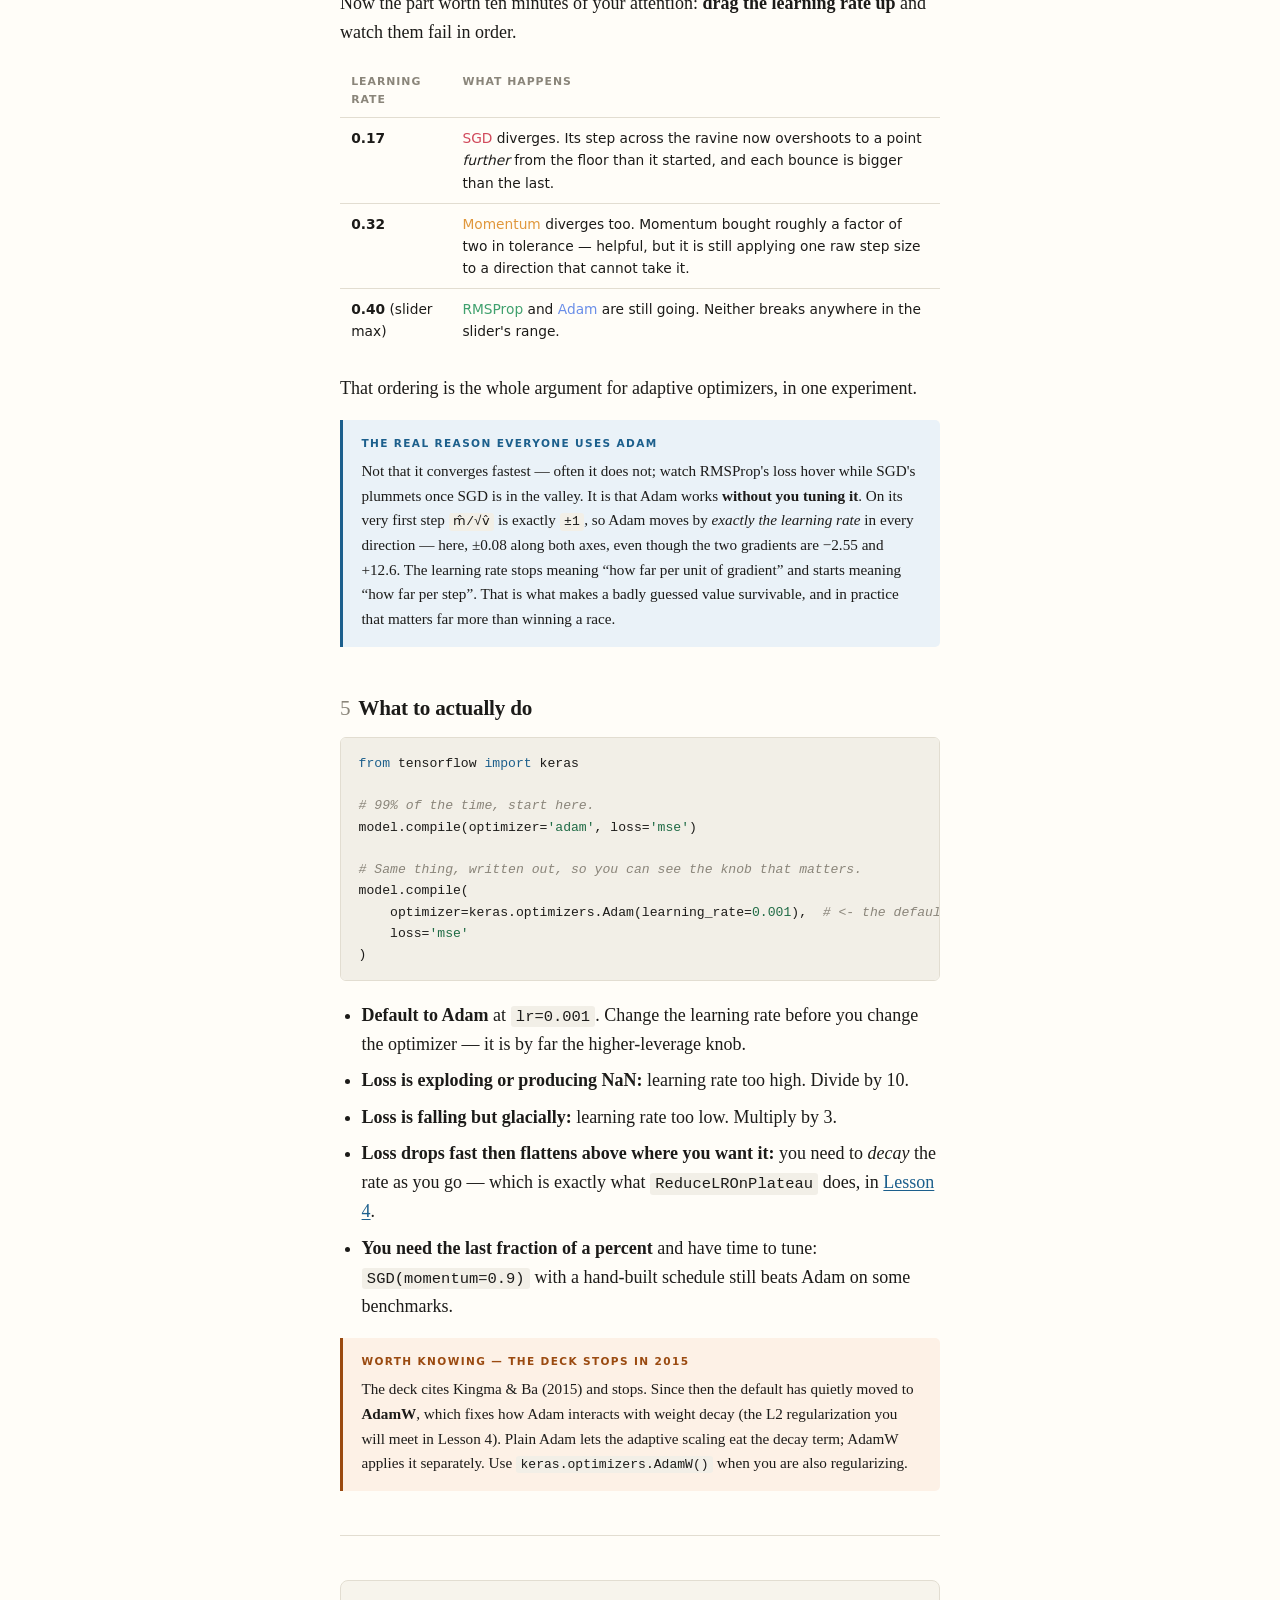
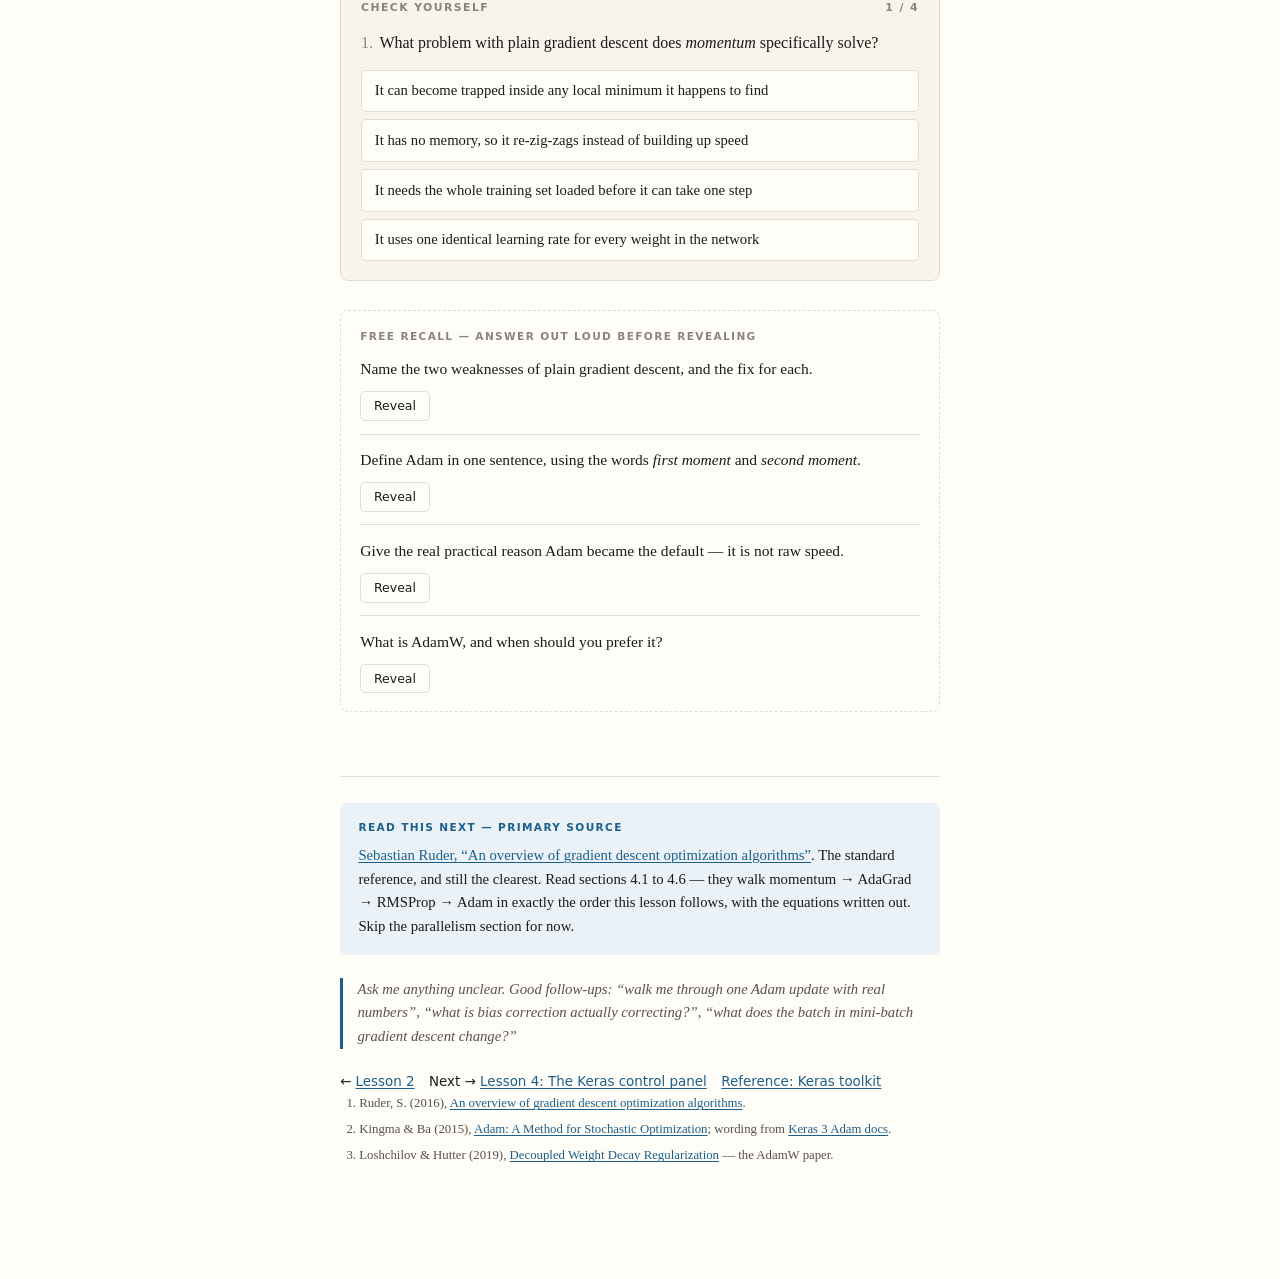
<file: lessons/0003-optimizers.html>
<!doctype html>
<html lang="en">
<head>
<meta charset="utf-8">
<meta name="viewport" content="width=device-width, initial-scale=1">
<title>Lesson 3 · Why so many optimizers</title>
<link rel="stylesheet" href="../assets/course.css">
</head>
<body>
<main class="page">

<header class="masthead">
  <p class="eyebrow">
    <span>Lesson 03</span>
    <span>Artificial Neural Networks</span>
    <a href="../reference/keras-toolkit.html">Keras toolkit</a>
  </p>
  <h1>Why so many optimizers</h1>
  <p class="standfirst">Gradient descent has exactly two bad habits. Momentum fixes the first,
  adaptive learning rates fix the second, and Adam is the one that does both. That is the entire
  family tree.</p>
</header>

<p>Your deck ends on slide 128 with: <em>&ldquo;Adam is a much more efficient way of searching for
these minimums, so you will see us use it for our code!&rdquo;</em> &mdash; and then shows a graph
of five algorithms beating each other, unexplained.</p>

<p>Here is the explanation. Start from plain gradient descent, which the deck describes correctly
on slides 118&ndash;125: measure the slope, take a step downhill, repeat.</p>

<pre><code>&theta; &larr; &theta; &minus; &eta; &nabla;C(&theta;)        <span class="c-com"># eta is the learning rate</span></code></pre>

<p>This rule has two specific, nameable weaknesses. Every optimizer you have heard of is a patch
for one of them.</p>

<h2><span class="num">1</span>Problem one: it forgets everything it just did</h2>

<p>Each step is computed from the current gradient alone. The optimizer has no memory, so it cannot
tell the difference between &ldquo;the ground keeps sloping this way, I should build up speed&rdquo;
and &ldquo;I am bouncing between two walls and getting nowhere.&rdquo;</p>

<p>In practice loss surfaces are full of <em class="term">ravines</em>: directions that are very
steep across and very shallow along. Plain gradient descent takes big useless steps across the
ravine and tiny useful ones along it.</p>

<div class="note intuition">
  <span class="label">Momentum &mdash; the fix</span>
  <p>Keep a running average of recent gradients and step in <em>that</em> direction instead.
  Consistent directions accumulate; directions that keep flipping sign cancel themselves out. The
  usual picture is a ball rolling downhill rather than a hiker recomputing the slope at every
  footstep.</p>
</div>

<h2><span class="num">2</span>Problem two: one learning rate for every parameter</h2>

<p>&eta; is a single number applied to all several-million weights. But a weight receiving huge
gradients and a weight receiving tiny ones need completely different step sizes. Pick &eta; small
enough to be safe for the steep parameters and the flat ones will barely move in your lifetime;
pick it large enough for the flat ones and the steep ones explode.</p>

<div class="note intuition">
  <span class="label">Adaptive rates &mdash; the fix</span>
  <p>Give <strong>every parameter its own step size</strong>, derived from how large its own
  gradients have recently been. Divide each update by the root-mean-square of that parameter's
  recent gradients: big-gradient parameters get damped, small-gradient parameters get amplified.
  This is <strong>RMSProp</strong>. <em>(Its predecessor AdaGrad summed gradients from the
  beginning of time, so its step sizes shrank monotonically to zero and training stalled. RMSProp
  replaced the running sum with a decaying average, which fixed it.)</em><sup>[1]</sup></p>
</div>

<h2><span class="num">3</span>Adam = both fixes in one</h2>

<p>Momentum tracks the <em>mean</em> of recent gradients. RMSProp tracks the <em>mean square</em>.
Adam tracks both and divides one by the other &mdash; hence the official description,
&ldquo;based on adaptive estimation of first-order and second-order moments.&rdquo;<sup>[2]</sup></p>

<div class="table-scroll">
<table>
  <thead><tr><th>Optimizer</th><th>Remembers direction?</th><th>Per-parameter step?</th><th>In one line</th></tr></thead>
  <tbody>
    <tr><td><strong>SGD</strong></td><td>no</td><td>no</td><td>The honest baseline. Still wins on some vision tasks, with tuning.</td></tr>
    <tr><td><strong>SGD + momentum</strong></td><td>yes</td><td>no</td><td>SGD that builds speed. <code>SGD(momentum=0.9)</code>.</td></tr>
    <tr><td><strong>RMSProp</strong></td><td>no</td><td>yes</td><td>Rescales each parameter by its own recent gradient size.</td></tr>
    <tr><td><strong>Adam</strong></td><td>yes</td><td>yes</td><td>Both. The default you should reach for first.</td></tr>
    <tr><td><strong>AdamW</strong></td><td>yes</td><td>yes</td><td>Adam with weight decay applied correctly. The modern default.</td></tr>
  </tbody>
</table>
</div>

<h2><span class="num">4</span>Race them</h2>

<p>Below is a ravine &mdash; a bowl twelve times steeper across than along. All four optimizers
start at the same point with the <strong>same learning rate</strong>, and the update rules are the
real published ones. Press <strong>Run</strong>.</p>

<div class="panel" id="descent"></div>

<p><strong>What to look for:</strong></p>

<ol>
  <li><strong>SGD (red)</strong> zig-zags across the ravine while creeping along it. Every one of
  those zig-zags is wasted work.</li>
  <li><strong>Momentum (amber)</strong> zig-zags too &mdash; but the side-to-side components keep
  cancelling while the along-the-floor component accumulates. It overshoots, then comes back.</li>
  <li><strong>RMSProp (green)</strong> barely zig-zags at all. The steep direction gets big
  gradients, so it divides by a big number and takes small steps there.</li>
  <li><strong>Adam (blue)</strong> combines the two &mdash; damped across, fast along.</li>
</ol>

<p>Now the part worth ten minutes of your attention: <strong>drag the learning rate up</strong> and
watch them fail in order.</p>

<div class="table-scroll">
<table>
  <thead><tr><th>Learning rate</th><th>What happens</th></tr></thead>
  <tbody>
    <tr><td><strong>0.17</strong></td><td><span style="color:#d1495b">SGD</span> diverges. Its step across the ravine now overshoots to a point <em>further</em> from the floor than it started, and each bounce is bigger than the last.</td></tr>
    <tr><td><strong>0.32</strong></td><td><span style="color:#e0973c">Momentum</span> diverges too. Momentum bought roughly a factor of two in tolerance &mdash; helpful, but it is still applying one raw step size to a direction that cannot take it.</td></tr>
    <tr><td><strong>0.40</strong> (slider max)</td><td><span style="color:#3fa06d">RMSProp</span> and <span style="color:#6a8ee8">Adam</span> are still going. Neither breaks anywhere in the slider's range.</td></tr>
  </tbody>
</table>
</div>

<p>That ordering is the whole argument for adaptive optimizers, in one experiment.</p>

<div class="note intuition">
  <span class="label">The real reason everyone uses Adam</span>
  <p>Not that it converges fastest &mdash; often it does not; watch RMSProp's loss hover while
  SGD's plummets once SGD is in the valley. It is that Adam works <strong>without you tuning
  it</strong>. On its very first step <code>m&#770;/&radic;v&#770;</code> is exactly
  <code>&plusmn;1</code>, so Adam moves by <em>exactly the learning rate</em> in every direction
  &mdash; here, &plusmn;0.08 along both axes, even though the two gradients are &minus;2.55 and
  +12.6. The learning rate stops meaning &ldquo;how far per unit of gradient&rdquo; and starts
  meaning &ldquo;how far per step&rdquo;. That is what makes a badly guessed value survivable, and
  in practice that matters far more than winning a race.</p>
</div>

<h2><span class="num">5</span>What to actually do</h2>

<pre><code><span class="c-kw">from</span> tensorflow <span class="c-kw">import</span> keras

<span class="c-com"># 99% of the time, start here.</span>
model.compile(optimizer=<span class="c-str">'adam'</span>, loss=<span class="c-str">'mse'</span>)

<span class="c-com"># Same thing, written out, so you can see the knob that matters.</span>
model.compile(
    optimizer=keras.optimizers.Adam(learning_rate=<span class="c-str">0.001</span>),  <span class="c-com"># <- the default</span>
    loss=<span class="c-str">'mse'</span>
)</code></pre>

<ul>
  <li><strong>Default to Adam</strong> at <code>lr=0.001</code>. Change the learning rate before you
  change the optimizer &mdash; it is by far the higher-leverage knob.</li>
  <li><strong>Loss is exploding or producing NaN:</strong> learning rate too high. Divide by 10.</li>
  <li><strong>Loss is falling but glacially:</strong> learning rate too low. Multiply by 3.</li>
  <li><strong>Loss drops fast then flattens above where you want it:</strong> you need to
  <em>decay</em> the rate as you go &mdash; which is exactly what <code>ReduceLROnPlateau</code>
  does, in <a href="0004-keras-control-panel.html">Lesson 4</a>.</li>
  <li><strong>You need the last fraction of a percent</strong> and have time to tune:
  <code>SGD(momentum=0.9)</code> with a hand-built schedule still beats Adam on some benchmarks.</li>
</ul>

<div class="note correction">
  <span class="label">Worth knowing &mdash; the deck stops in 2015</span>
  <p>The deck cites Kingma &amp; Ba (2015) and stops. Since then the default has quietly moved to
  <strong>AdamW</strong>, which fixes how Adam interacts with weight decay (the L2 regularization
  you will meet in Lesson 4). Plain Adam lets the adaptive scaling eat the decay term; AdamW applies
  it separately. Use <code>keras.optimizers.AdamW()</code> when you are also regularizing.</p>
</div>

<hr>

<div id="quiz"></div>
<div id="recall"></div>

<footer class="lesson-foot">

  <div class="source-box">
    <span class="label">Read this next &mdash; primary source</span>
    <p><a href="https://www.ruder.io/optimizing-gradient-descent/">Sebastian Ruder, &ldquo;An
    overview of gradient descent optimization algorithms&rdquo;</a>. The standard reference, and
    still the clearest. Read sections 4.1 to 4.6 &mdash; they walk momentum &rarr; AdaGrad &rarr;
    RMSProp &rarr; Adam in exactly the order this lesson follows, with the equations written out.
    Skip the parallelism section for now.</p>
  </div>

  <p class="ask">Ask me anything unclear. Good follow-ups: &ldquo;walk me through one Adam update
  with real numbers&rdquo;, &ldquo;what is bias correction actually correcting?&rdquo;, &ldquo;what
  does the batch in <em>mini-batch</em> gradient descent change?&rdquo;</p>

  <div class="next-links">
    <span>&larr; <a href="0002-activation-functions.html">Lesson 2</a></span>
    <span>Next &rarr; <a href="0004-keras-control-panel.html">Lesson 4: The Keras control panel</a></span>
    <span><a href="../reference/keras-toolkit.html">Reference: Keras toolkit</a></span>
  </div>

  <div class="refs">
    <ol>
      <li>Ruder, S. (2016),
      <a href="https://arxiv.org/abs/1609.04747">An overview of gradient descent optimization
      algorithms</a>.</li>
      <li>Kingma &amp; Ba (2015),
      <a href="https://arxiv.org/abs/1412.6980">Adam: A Method for Stochastic Optimization</a>;
      wording from <a href="https://keras.io/api/optimizers/adam/">Keras 3 Adam docs</a>.</li>
      <li>Loshchilov &amp; Hutter (2019),
      <a href="https://arxiv.org/abs/1711.05101">Decoupled Weight Decay Regularization</a> &mdash;
      the AdamW paper.</li>
    </ol>
  </div>

</footer>

</main>

<script src="../assets/plot.js"></script>
<script src="../assets/descent.js"></script>
<script src="../assets/quiz.js"></script>
<script>
Descent.mount('#descent');

Quiz.mount('#quiz', {
  title: 'Check yourself',
  questions: [
    {
      q: 'What problem with plain gradient descent does <em>momentum</em> specifically solve?',
      options: [
        'It has no memory, so it re-zig-zags instead of building up speed',
        'It uses one identical learning rate for every weight in the network',
        'It can become trapped inside any local minimum it happens to find',
        'It needs the whole training set loaded before it can take one step'
      ],
      answer: 0,
      why: 'Momentum averages recent gradients. Directions that stay consistent accumulate; directions that keep flipping sign cancel out. The per-parameter learning rate problem is the other one, solved by RMSProp.'
    },
    {
      q: 'RMSProp divides each parameter&rsquo;s update by the root-mean-square of its recent gradients. What does that achieve?',
      options: [
        'Each parameter effectively gets its own individually sized step',
        'Each parameter gets a running memory of its own past directions',
        'The loss surface becomes convex and therefore far easier to search',
        'Gradients stop vanishing as they pass backwards through deep stacks'
      ],
      answer: 0,
      why: 'Large recent gradients mean a large divisor and so a damped step; small ones mean an amplified step. That is the per-parameter scaling. Remembering direction is momentum&rsquo;s job, and Adam does both.'
    },
    {
      q: 'Your loss climbs for a few epochs and then prints <code>nan</code>. What is the first thing to change?',
      options: [
        'Reduce the learning rate, most simply by dividing it by ten',
        'Increase the learning rate, so training escapes the bad region',
        'Add several more hidden layers to increase the model capacity',
        'Swap the hidden layer activation functions from ReLU to sigmoid'
      ],
      answer: 0,
      why: 'Climbing loss followed by NaN is the classic too-large-step signature: each update overshoots further than the last until the numbers overflow. Cutting the learning rate is the first move, every time.'
    },
    {
      q: 'In the race above, why do Adam and RMSProp survive learning rates that blow up SGD and Momentum?',
      options: [
        'They rescale each step by recent gradient size, so steep axes stay damped',
        'They use a smaller effective learning rate than the slider value shows',
        'They automatically detect divergence happening and then restart training',
        'They take many more total steps, which lets each individual step be safer'
      ],
      answer: 0,
      why: 'The steep direction produces large gradients, so the RMS divisor is large there and the step shrinks automatically. SGD applies the raw learning rate to a large gradient, overshoots the valley, and diverges.'
    }
  ]
});

Recall.mount('#recall', {
  title: 'Free recall — answer out loud before revealing',
  items: [
    {
      prompt: 'Name the two weaknesses of plain gradient descent, and the fix for each.',
      answer: '(1) <strong>No memory</strong> &mdash; every step is computed from the current gradient alone, so it zig-zags in ravines. Fixed by <strong>momentum</strong>: average recent gradients. (2) <strong>One global learning rate</strong> for every parameter, though different weights need very different step sizes. Fixed by <strong>adaptive rates</strong> (AdaGrad &rarr; RMSProp): divide each update by the RMS of that parameter&rsquo;s own recent gradients.'
    },
    {
      prompt: 'Define Adam in one sentence, using the words <em>first moment</em> and <em>second moment</em>.',
      answer: 'Adam keeps a decaying average of the gradient (the first moment, which is momentum) and a decaying average of the squared gradient (the second moment, which is RMSProp), bias-corrects both, and steps by the first divided by the square root of the second.'
    },
    {
      prompt: 'Give the real practical reason Adam became the default &mdash; it is not raw speed.',
      answer: 'Robustness to the learning rate. Because the update is roughly gradient-over-its-own-magnitude, the step size is about the learning rate per step regardless of how big the gradients are. A badly guessed learning rate still trains, where SGD would diverge or crawl.'
    },
    {
      prompt: 'What is AdamW, and when should you prefer it?',
      answer: 'Adam with <em>decoupled</em> weight decay: the decay term is applied directly to the weights instead of being fed through Adam&rsquo;s adaptive scaling, which otherwise distorts it. Prefer it whenever you are using L2 regularization / weight decay at the same time as Adam.'
    }
  ]
});
</script>
</body>
</html>
</file>
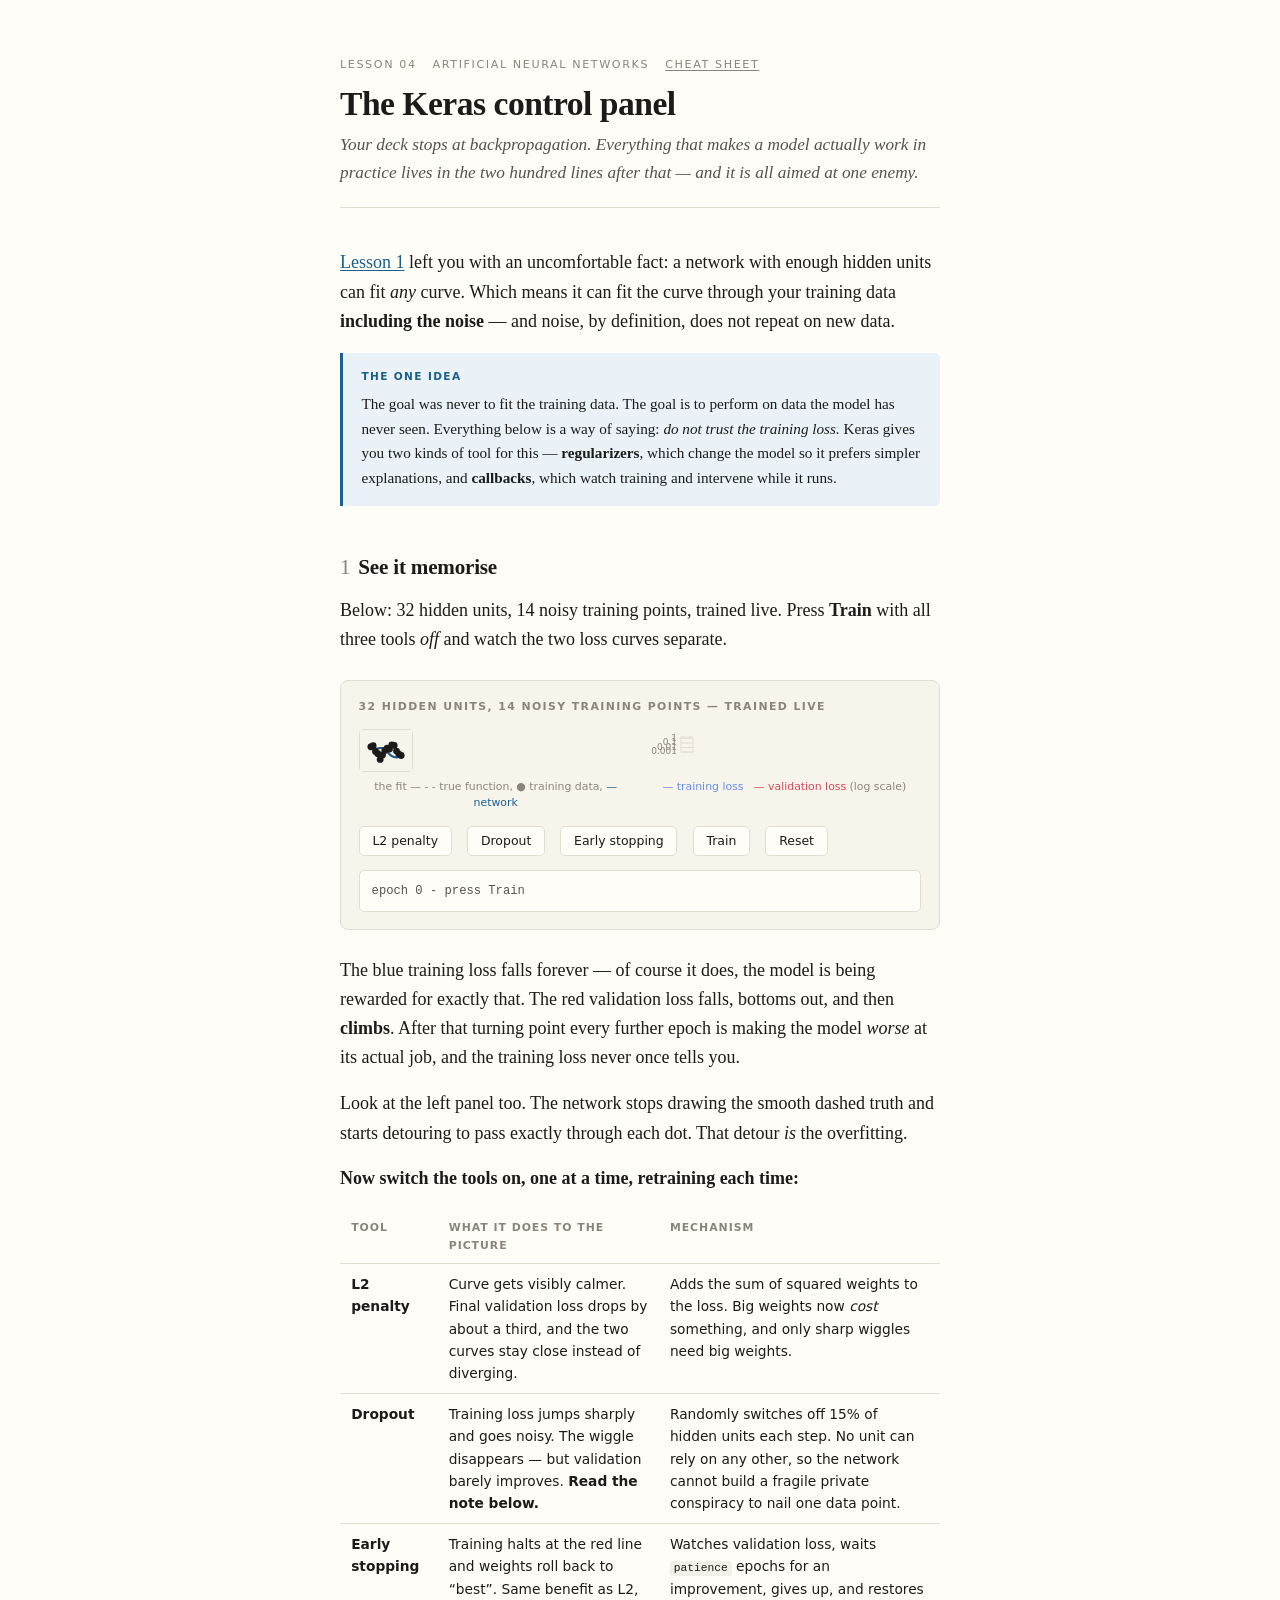
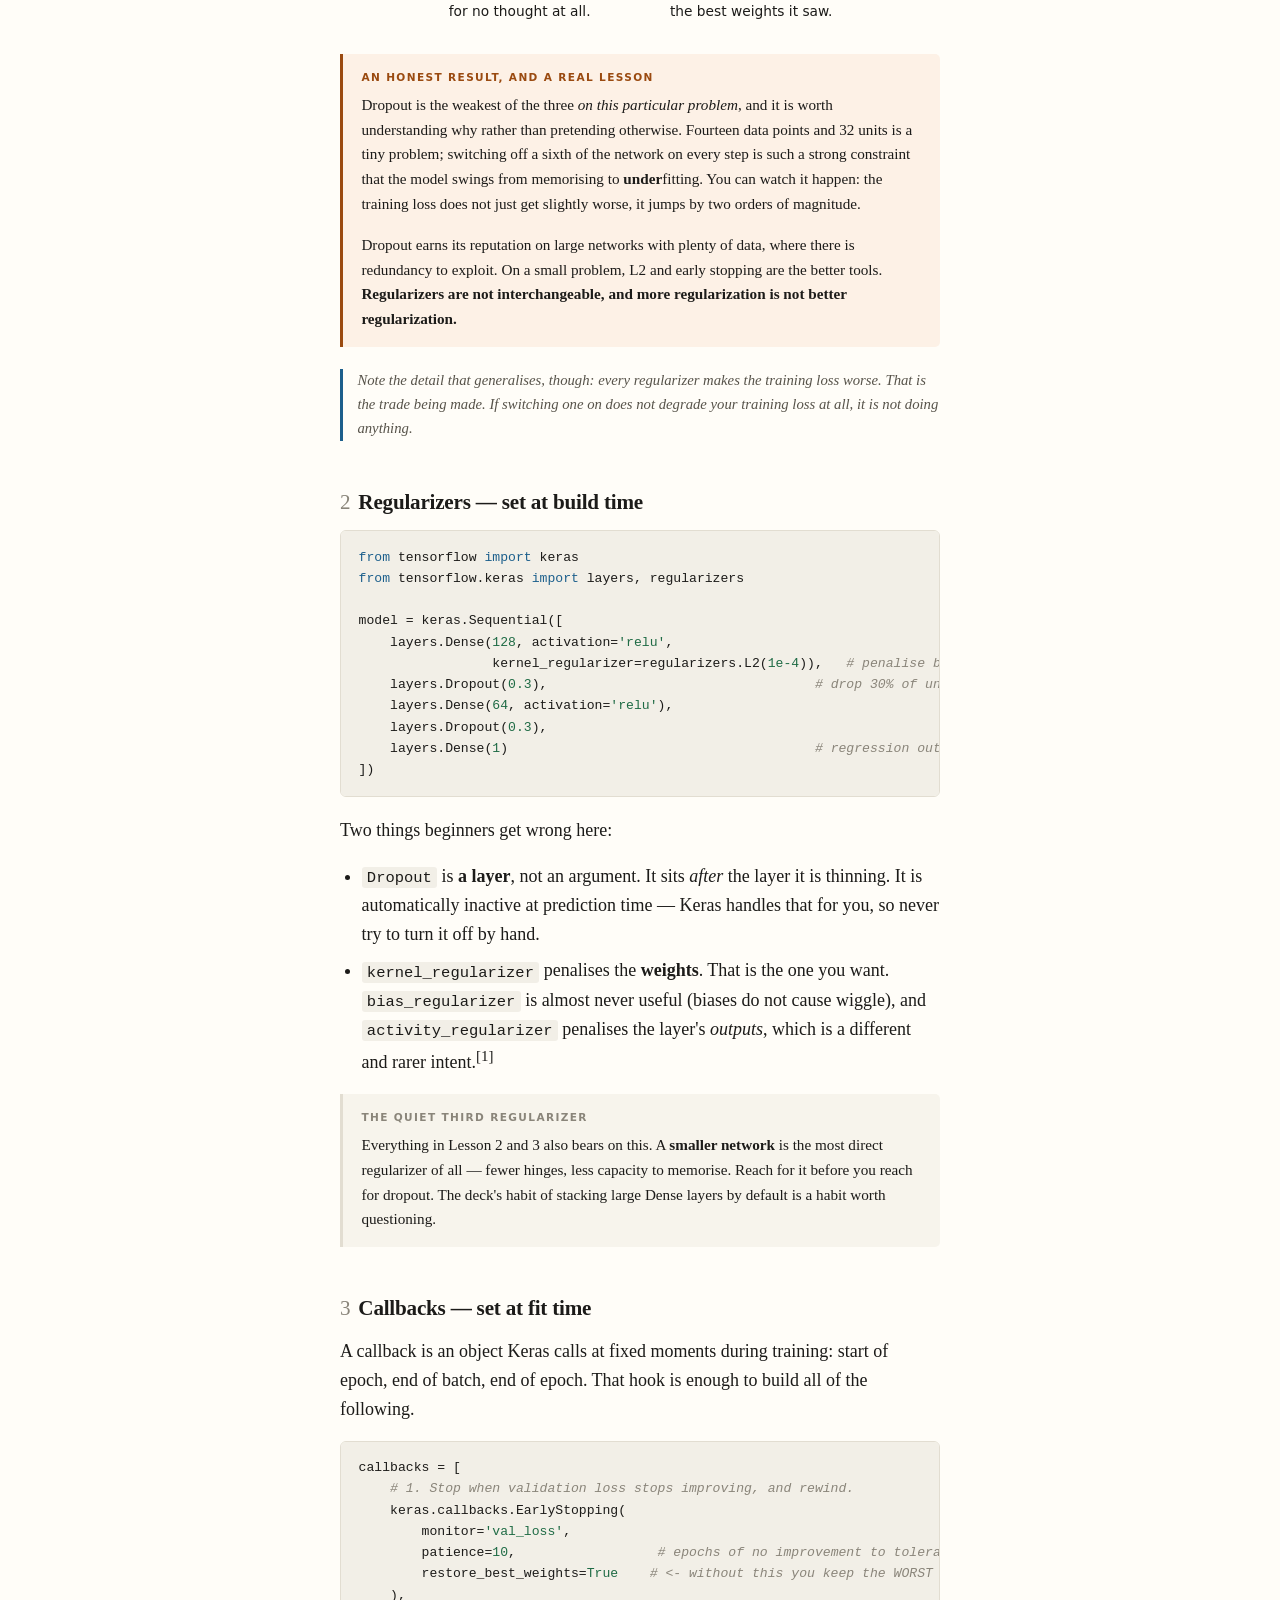
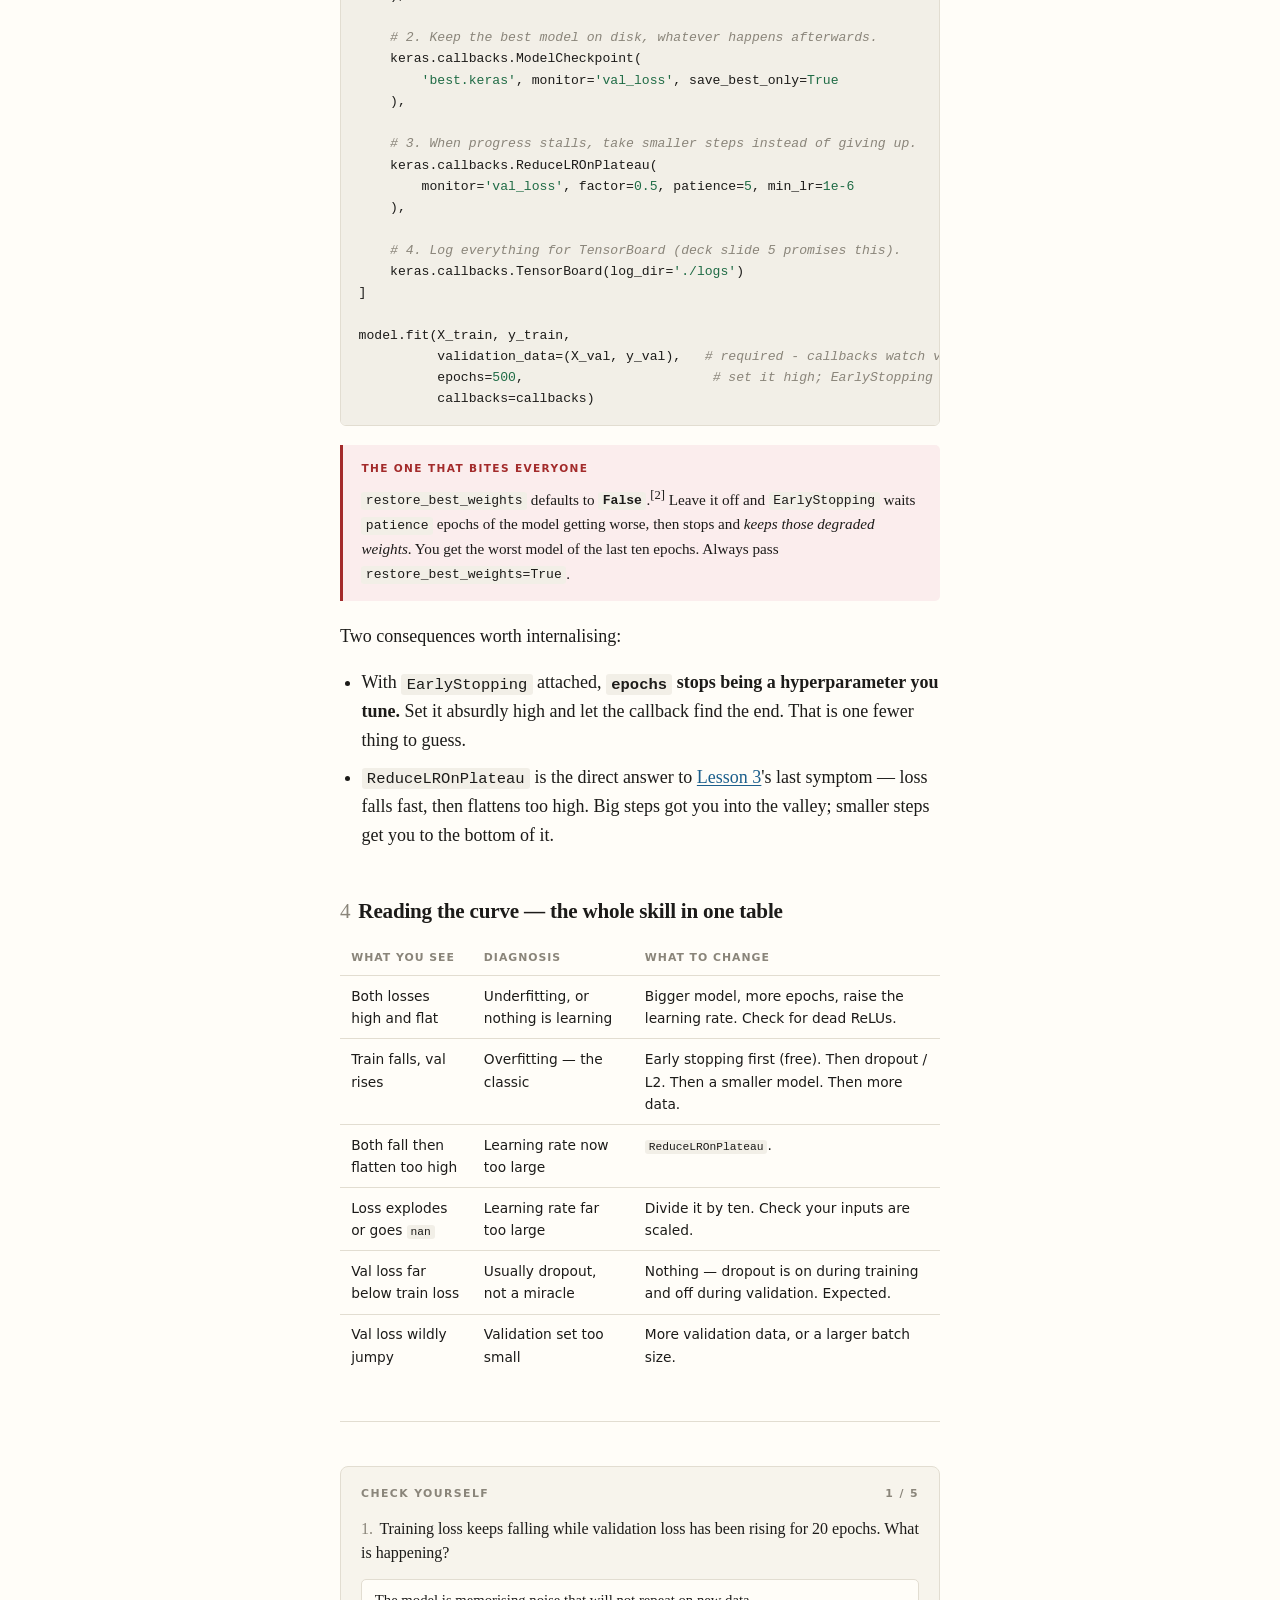
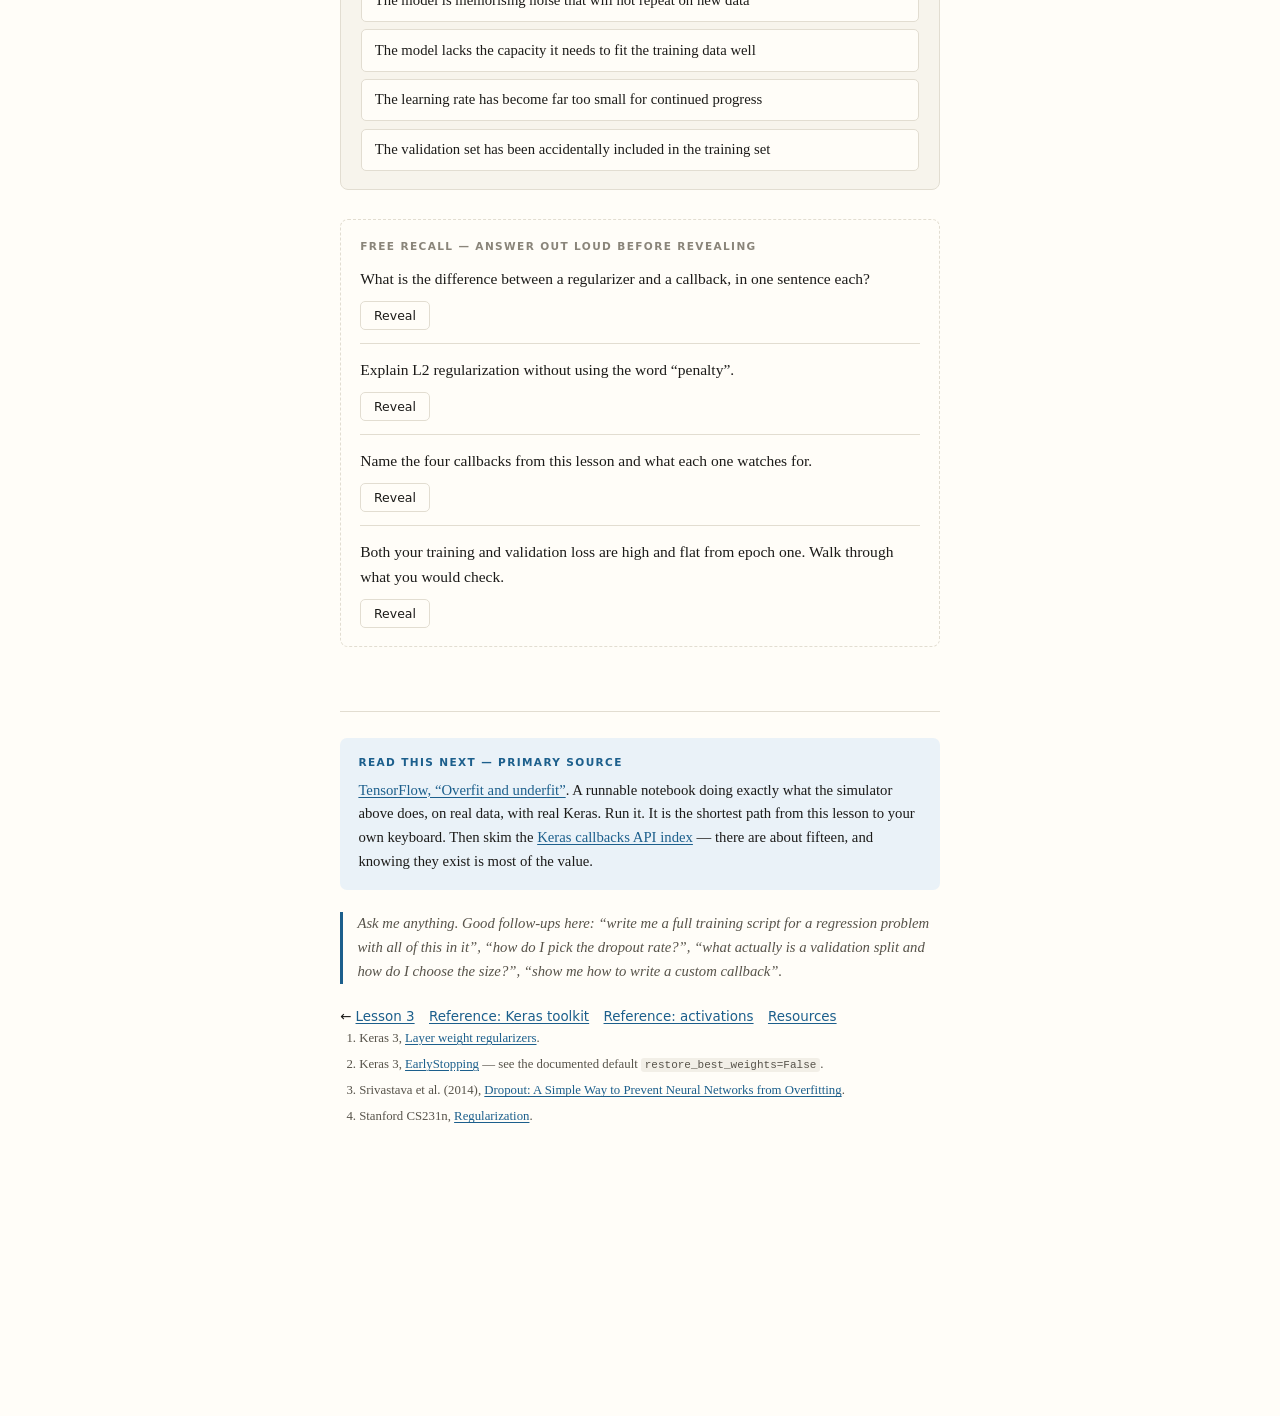
<file: lessons/0004-keras-control-panel.html>
<!doctype html>
<html lang="en">
<head>
<meta charset="utf-8">
<meta name="viewport" content="width=device-width, initial-scale=1">
<title>Lesson 4 · The Keras control panel</title>
<link rel="stylesheet" href="../assets/course.css">
</head>
<body>
<main class="page">

<header class="masthead">
  <p class="eyebrow">
    <span>Lesson 04</span>
    <span>Artificial Neural Networks</span>
    <a href="../reference/keras-toolkit.html">Cheat sheet</a>
  </p>
  <h1>The Keras control panel</h1>
  <p class="standfirst">Your deck stops at backpropagation. Everything that makes a model actually
  work in practice lives in the two hundred lines after that &mdash; and it is all aimed at one
  enemy.</p>
</header>

<p><a href="0001-why-networks-need-a-bend.html">Lesson 1</a> left you with an uncomfortable fact: a
network with enough hidden units can fit <em>any</em> curve. Which means it can fit the curve
through your training data <strong>including the noise</strong> &mdash; and noise, by definition,
does not repeat on new data.</p>

<div class="note intuition">
  <span class="label">The one idea</span>
  <p>The goal was never to fit the training data. The goal is to perform on data the model has
  never seen. Everything below is a way of saying: <em>do not trust the training loss.</em> Keras
  gives you two kinds of tool for this &mdash; <strong>regularizers</strong>, which change the
  model so it prefers simpler explanations, and <strong>callbacks</strong>, which watch training
  and intervene while it runs.</p>
</div>

<h2><span class="num">1</span>See it memorise</h2>

<p>Below: 32 hidden units, 14 noisy training points, trained live. Press <strong>Train</strong>
with all three tools <em>off</em> and watch the two loss curves separate.</p>

<div class="panel" id="overfit"></div>

<p>The blue training loss falls forever &mdash; of course it does, the model is being rewarded for
exactly that. The red validation loss falls, bottoms out, and then <strong>climbs</strong>. After
that turning point every further epoch is making the model <em>worse</em> at its actual job, and
the training loss never once tells you.</p>

<p>Look at the left panel too. The network stops drawing the smooth dashed truth and starts
detouring to pass exactly through each dot. That detour <em>is</em> the overfitting.</p>

<p><strong>Now switch the tools on, one at a time, retraining each time:</strong></p>

<div class="table-scroll">
<table>
  <thead><tr><th>Tool</th><th>What it does to the picture</th><th>Mechanism</th></tr></thead>
  <tbody>
    <tr>
      <td><strong>L2 penalty</strong></td>
      <td>Curve gets visibly calmer. Final validation loss drops by about a third, and the two
      curves stay close instead of diverging.</td>
      <td>Adds the sum of squared weights to the loss. Big weights now <em>cost</em> something, and
      only sharp wiggles need big weights.</td>
    </tr>
    <tr>
      <td><strong>Dropout</strong></td>
      <td>Training loss jumps sharply and goes noisy. The wiggle disappears &mdash; but validation
      barely improves. <strong>Read the note below.</strong></td>
      <td>Randomly switches off 15% of hidden units each step. No unit can rely on any other, so the
      network cannot build a fragile private conspiracy to nail one data point.</td>
    </tr>
    <tr>
      <td><strong>Early stopping</strong></td>
      <td>Training halts at the red line and weights roll back to &ldquo;best&rdquo;. Same benefit
      as L2, for no thought at all.</td>
      <td>Watches validation loss, waits <code>patience</code> epochs for an improvement, gives up,
      and restores the best weights it saw.</td>
    </tr>
  </tbody>
</table>
</div>

<div class="note correction">
  <span class="label">An honest result, and a real lesson</span>
  <p>Dropout is the weakest of the three <em>on this particular problem</em>, and it is worth
  understanding why rather than pretending otherwise. Fourteen data points and 32 units is a tiny
  problem; switching off a sixth of the network on every step is such a strong constraint that the
  model swings from memorising to <strong>under</strong>fitting. You can watch it happen: the
  training loss does not just get slightly worse, it jumps by two orders of magnitude.</p>
  <p>Dropout earns its reputation on large networks with plenty of data, where there is redundancy
  to exploit. On a small problem, L2 and early stopping are the better tools. <strong>Regularizers
  are not interchangeable, and more regularization is not better regularization.</strong></p>
</div>

<p class="ask">Note the detail that generalises, though: every regularizer makes the
<em>training</em> loss worse. That is the trade being made. If switching one on does not degrade
your training loss at all, it is not doing anything.</p>

<h2><span class="num">2</span>Regularizers &mdash; set at build time</h2>

<pre><code><span class="c-kw">from</span> tensorflow <span class="c-kw">import</span> keras
<span class="c-kw">from</span> tensorflow.keras <span class="c-kw">import</span> layers, regularizers

model = keras.Sequential([
    layers.Dense(<span class="c-str">128</span>, activation=<span class="c-str">'relu'</span>,
                 kernel_regularizer=regularizers.L2(<span class="c-str">1e-4</span>)),   <span class="c-com"># penalise big weights</span>
    layers.Dropout(<span class="c-str">0.3</span>),                                  <span class="c-com"># drop 30% of units per step</span>
    layers.Dense(<span class="c-str">64</span>, activation=<span class="c-str">'relu'</span>),
    layers.Dropout(<span class="c-str">0.3</span>),
    layers.Dense(<span class="c-str">1</span>)                                       <span class="c-com"># regression output, no activation</span>
])</code></pre>

<p>Two things beginners get wrong here:</p>

<ul>
  <li><code>Dropout</code> is <strong>a layer</strong>, not an argument. It sits <em>after</em> the
  layer it is thinning. It is automatically inactive at prediction time &mdash; Keras handles that
  for you, so never try to turn it off by hand.</li>
  <li><code>kernel_regularizer</code> penalises the <strong>weights</strong>. That is the one you
  want. <code>bias_regularizer</code> is almost never useful (biases do not cause wiggle), and
  <code>activity_regularizer</code> penalises the layer's <em>outputs</em>, which is a different
  and rarer intent.<sup>[1]</sup></li>
</ul>

<div class="note">
  <span class="label">The quiet third regularizer</span>
  <p>Everything in Lesson 2 and 3 also bears on this. A <strong>smaller network</strong> is the
  most direct regularizer of all &mdash; fewer hinges, less capacity to memorise. Reach for it
  before you reach for dropout. The deck's habit of stacking large Dense layers by default is a
  habit worth questioning.</p>
</div>

<h2><span class="num">3</span>Callbacks &mdash; set at fit time</h2>

<p>A callback is an object Keras calls at fixed moments during training: start of epoch, end of
batch, end of epoch. That hook is enough to build all of the following.</p>

<pre><code>callbacks = [
    <span class="c-com"># 1. Stop when validation loss stops improving, and rewind.</span>
    keras.callbacks.EarlyStopping(
        monitor=<span class="c-str">'val_loss'</span>,
        patience=<span class="c-str">10</span>,                  <span class="c-com"># epochs of no improvement to tolerate</span>
        restore_best_weights=<span class="c-str">True</span>    <span class="c-com"># <- without this you keep the WORST weights</span>
    ),

    <span class="c-com"># 2. Keep the best model on disk, whatever happens afterwards.</span>
    keras.callbacks.ModelCheckpoint(
        <span class="c-str">'best.keras'</span>, monitor=<span class="c-str">'val_loss'</span>, save_best_only=<span class="c-str">True</span>
    ),

    <span class="c-com"># 3. When progress stalls, take smaller steps instead of giving up.</span>
    keras.callbacks.ReduceLROnPlateau(
        monitor=<span class="c-str">'val_loss'</span>, factor=<span class="c-str">0.5</span>, patience=<span class="c-str">5</span>, min_lr=<span class="c-str">1e-6</span>
    ),

    <span class="c-com"># 4. Log everything for TensorBoard (deck slide 5 promises this).</span>
    keras.callbacks.TensorBoard(log_dir=<span class="c-str">'./logs'</span>)
]

model.fit(X_train, y_train,
          validation_data=(X_val, y_val),   <span class="c-com"># required - callbacks watch val_loss</span>
          epochs=<span class="c-str">500</span>,                        <span class="c-com"># set it high; EarlyStopping decides the real end</span>
          callbacks=callbacks)</code></pre>

<div class="note watch">
  <span class="label">The one that bites everyone</span>
  <p><code>restore_best_weights</code> defaults to <strong><code>False</code></strong>.<sup>[2]</sup>
  Leave it off and <code>EarlyStopping</code> waits <code>patience</code> epochs of the model
  getting worse, then stops and <em>keeps those degraded weights</em>. You get the worst model of
  the last ten epochs. Always pass <code>restore_best_weights=True</code>.</p>
</div>

<p>Two consequences worth internalising:</p>

<ul>
  <li>With <code>EarlyStopping</code> attached, <strong><code>epochs</code> stops being a
  hyperparameter you tune.</strong> Set it absurdly high and let the callback find the end. That
  is one fewer thing to guess.</li>
  <li><code>ReduceLROnPlateau</code> is the direct answer to
  <a href="0003-optimizers.html">Lesson 3</a>'s last symptom &mdash; loss falls fast, then
  flattens too high. Big steps got you into the valley; smaller steps get you to the bottom of it.</li>
</ul>

<h2><span class="num">4</span>Reading the curve &mdash; the whole skill in one table</h2>

<div class="table-scroll">
<table>
  <thead><tr><th>What you see</th><th>Diagnosis</th><th>What to change</th></tr></thead>
  <tbody>
    <tr><td>Both losses high and flat</td><td>Underfitting, or nothing is learning</td><td>Bigger model, more epochs, raise the learning rate. Check for dead ReLUs.</td></tr>
    <tr><td>Train falls, val rises</td><td>Overfitting &mdash; the classic</td><td>Early stopping first (free). Then dropout / L2. Then a smaller model. Then more data.</td></tr>
    <tr><td>Both fall then flatten too high</td><td>Learning rate now too large</td><td><code>ReduceLROnPlateau</code>.</td></tr>
    <tr><td>Loss explodes or goes <code>nan</code></td><td>Learning rate far too large</td><td>Divide it by ten. Check your inputs are scaled.</td></tr>
    <tr><td>Val loss far below train loss</td><td>Usually dropout, not a miracle</td><td>Nothing &mdash; dropout is on during training and off during validation. Expected.</td></tr>
    <tr><td>Val loss wildly jumpy</td><td>Validation set too small</td><td>More validation data, or a larger batch size.</td></tr>
  </tbody>
</table>
</div>

<hr>

<div id="quiz"></div>
<div id="recall"></div>

<footer class="lesson-foot">

  <div class="source-box">
    <span class="label">Read this next &mdash; primary source</span>
    <p><a href="https://www.tensorflow.org/tutorials/keras/overfit_and_underfit">TensorFlow,
    &ldquo;Overfit and underfit&rdquo;</a>. A runnable notebook doing exactly what the simulator
    above does, on real data, with real Keras. Run it. It is the shortest path from this lesson to
    your own keyboard. Then skim the
    <a href="https://keras.io/api/callbacks/">Keras callbacks API index</a> &mdash; there are about
    fifteen, and knowing they exist is most of the value.</p>
  </div>

  <p class="ask">Ask me anything. Good follow-ups here: &ldquo;write me a full training script for
  a regression problem with all of this in it&rdquo;, &ldquo;how do I pick the dropout rate?&rdquo;,
  &ldquo;what actually is a validation split and how do I choose the size?&rdquo;, &ldquo;show me
  how to write a custom callback&rdquo;.</p>

  <div class="next-links">
    <span>&larr; <a href="0003-optimizers.html">Lesson 3</a></span>
    <span><a href="../reference/keras-toolkit.html">Reference: Keras toolkit</a></span>
    <span><a href="../reference/activation-functions.html">Reference: activations</a></span>
    <span><a href="../RESOURCES.md">Resources</a></span>
  </div>

  <div class="refs">
    <ol>
      <li>Keras 3,
      <a href="https://keras.io/api/layers/regularizers/">Layer weight regularizers</a>.</li>
      <li>Keras 3,
      <a href="https://keras.io/api/callbacks/early_stopping/">EarlyStopping</a> &mdash; see the
      documented default <code>restore_best_weights=False</code>.</li>
      <li>Srivastava et al. (2014),
      <a href="https://jmlr.org/papers/v15/srivastava14a.html">Dropout: A Simple Way
      to Prevent Neural Networks from Overfitting</a>.</li>
      <li>Stanford CS231n,
      <a href="https://cs231n.github.io/neural-networks-2/#reg">Regularization</a>.</li>
    </ol>
  </div>

</footer>

</main>

<script src="../assets/plot.js"></script>
<script src="../assets/net1d.js"></script>
<script src="../assets/overfit.js"></script>
<script src="../assets/quiz.js"></script>
<script>
Overfit.mount('#overfit');

Quiz.mount('#quiz', {
  title: 'Check yourself',
  questions: [
    {
      q: 'Training loss keeps falling while validation loss has been rising for 20 epochs. What is happening?',
      options: [
        'The model is memorising noise that will not repeat on new data',
        'The learning rate has become far too small for continued progress',
        'The model lacks the capacity it needs to fit the training data well',
        'The validation set has been accidentally included in the training set'
      ],
      answer: 0,
      why: 'That divergence is the definition of overfitting. The model is still improving at reproducing its training set, and getting worse at the only thing that matters &mdash; unseen data.'
    },
    {
      q: 'You attach <code>EarlyStopping(monitor=\'val_loss\', patience=10)</code> and nothing else. What do you end up with?',
      options: [
        'The weights from ten epochs after the best model, which are worse',
        'The weights from the exact epoch where validation loss was lowest',
        'An error, because EarlyStopping always requires a checkpoint file',
        'The weights from the first epoch, since patience counts from zero'
      ],
      answer: 0,
      why: '<code>restore_best_weights</code> defaults to False. The callback waits ten worsening epochs, then stops and keeps whatever it is holding &mdash; the degraded weights. Always pass <code>restore_best_weights=True</code>.'
    },
    {
      q: 'Why does switching on dropout usually make the <em>training</em> loss worse?',
      options: [
        'Because part of the network is switched off during every training step',
        'Because dropout permanently deletes a random subset of the weight values',
        'Because dropout also reduces the learning rate at every training step',
        'Because dropout adds the sum of the squared weights onto the loss'
      ],
      answer: 0,
      why: 'Each training step runs a randomly thinned network, so training performance drops. That is the trade being made: worse on data it has seen, better on data it has not. The squared-weights penalty is L2, a different tool.'
    },
    {
      q: 'Loss falls quickly, then flattens well above the value you need, and stays there. Best tool?',
      options: [
        'ReduceLROnPlateau, so the steps shrink once progress has stalled',
        'Dropout layers, so the network stops relying on individual units',
        'An L2 kernel regularizer, so the network prefers smaller weights',
        'EarlyStopping, so training halts as soon as the loss goes flat'
      ],
      answer: 0,
      why: 'A flat-but-too-high loss means the steps are now too big to settle into the minimum &mdash; the optimizer is bouncing around it. Shrinking the learning rate on a plateau is exactly the fix. The other three address overfitting, which is a different symptom.'
    },
    {
      q: 'Your validation loss sits consistently <em>below</em> your training loss. Most likely explanation?',
      options: [
        'Dropout is active during training and switched off during validation',
        'The model has somehow generalised better than it has been trained',
        'The validation data has been leaked into the training set by mistake',
        'The learning rate is too high and both metrics are being miscomputed'
      ],
      answer: 0,
      why: 'Keras runs training batches with dropout on and validation with it off, so validation sees the full, stronger network. Training loss is also averaged across an epoch while weights improve. Both effects are normal.'
    }
  ]
});

Recall.mount('#recall', {
  title: 'Free recall — answer out loud before revealing',
  items: [
    {
      prompt: 'What is the difference between a regularizer and a callback, in one sentence each?',
      answer: '<strong>Regularizer:</strong> set when you <em>build</em> the model; changes the loss or the architecture so the network prefers simpler solutions (L2, dropout, smaller layers). <strong>Callback:</strong> set when you <em>fit</em> the model; watches metrics between epochs and intervenes &mdash; stopping, saving, or changing the learning rate.'
    },
    {
      prompt: 'Explain L2 regularization without using the word &ldquo;penalty&rdquo;.',
      answer: 'You add the sum of the squared weights onto the loss, so large weights now cost the model something. Since sharp wiggles in the fitted curve require large weights, the model will only buy a wiggle if the data pays for it with a bigger error reduction. The result is a smoother, less noise-hugging fit.'
    },
    {
      prompt: 'Name the four callbacks from this lesson and what each one watches for.',
      answer: '<strong>EarlyStopping</strong> &mdash; validation loss stops improving; halts and (with restore_best_weights=True) rewinds. <strong>ModelCheckpoint</strong> &mdash; validation loss hits a new best; writes the model to disk. <strong>ReduceLROnPlateau</strong> &mdash; validation loss plateaus; multiplies the learning rate by a factor. <strong>TensorBoard</strong> &mdash; watches nothing, logs everything for later inspection.'
    },
    {
      prompt: 'Both your training and validation loss are high and flat from epoch one. Walk through what you would check.',
      answer: 'This is underfitting or a broken setup, not overfitting. Check: are the inputs scaled? Is the learning rate far too low (or so high it diverged instantly)? Is the output activation/loss pairing right for the task? Are the ReLU units dead? Is the model simply too small for the problem? Fix the setup before touching any regularizer &mdash; regularizing an underfitting model makes it worse.'
    }
  ]
});
</script>
</body>
</html>
</file>
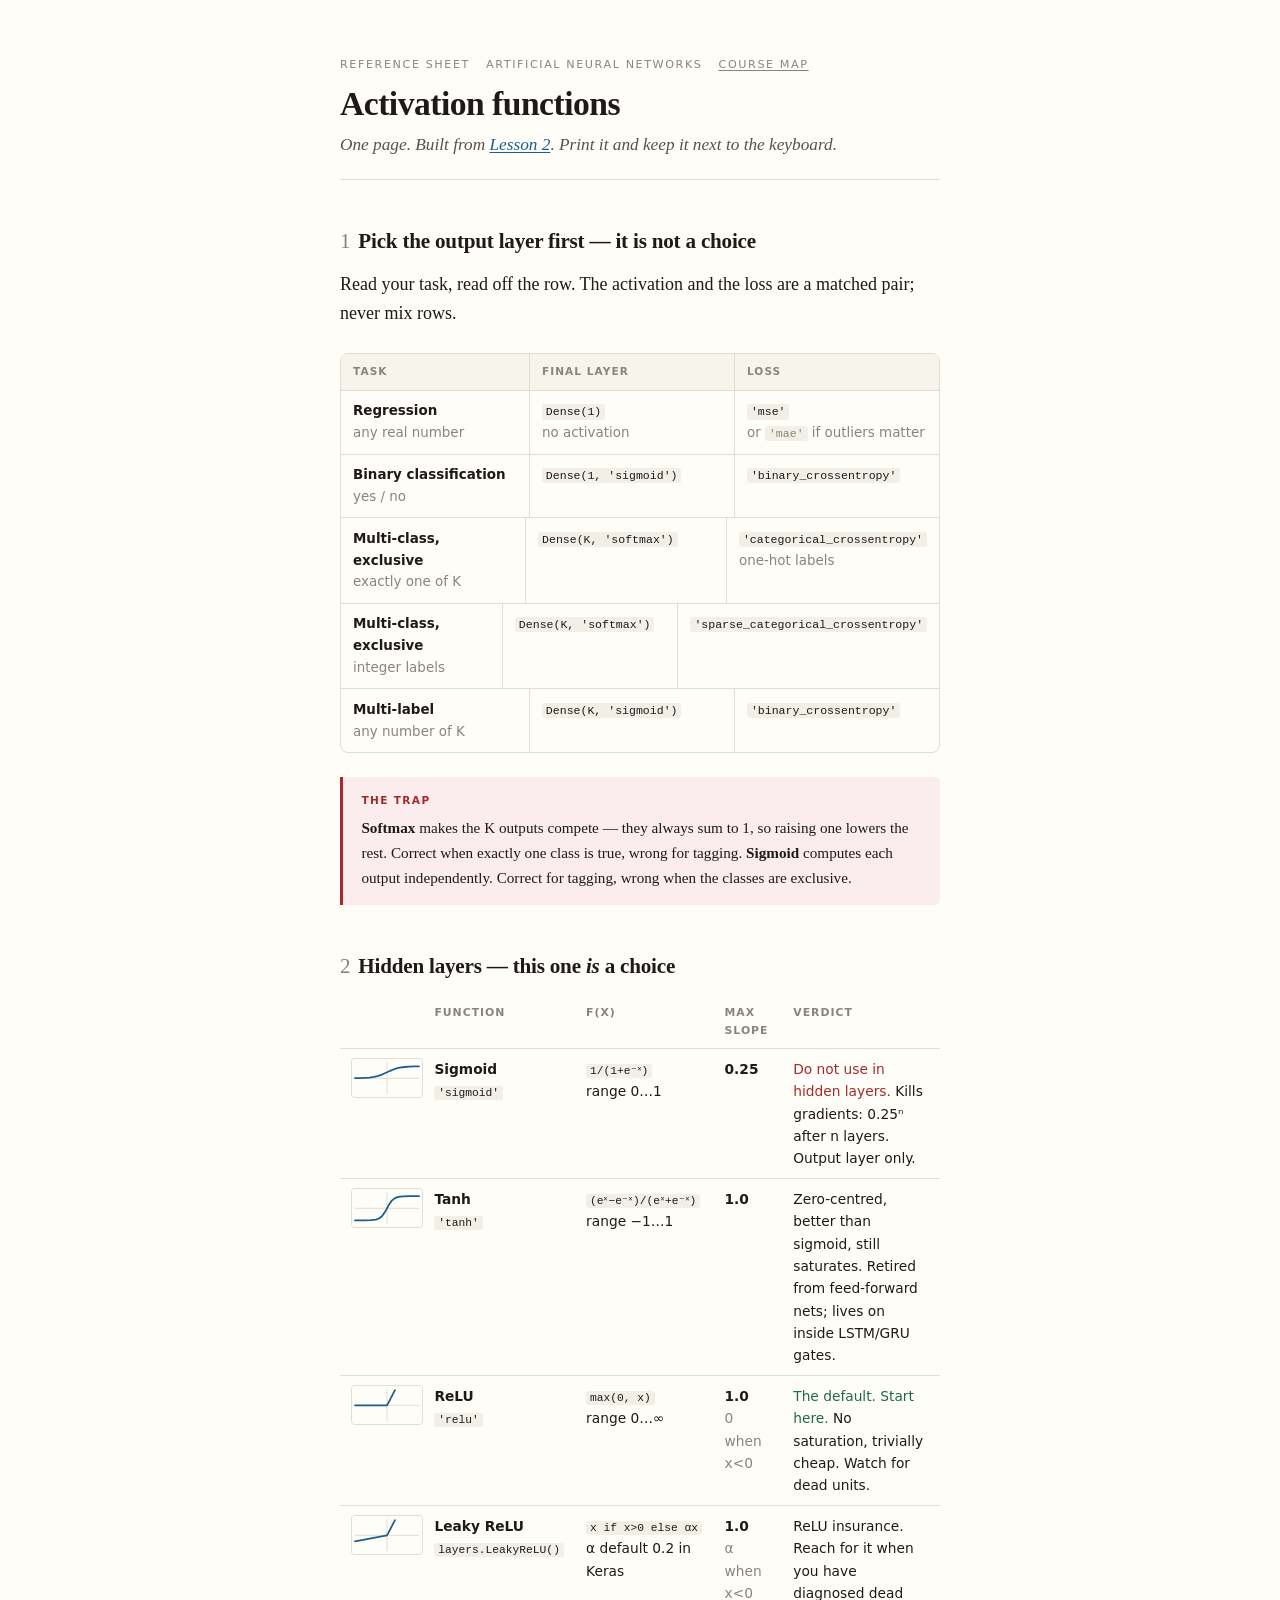
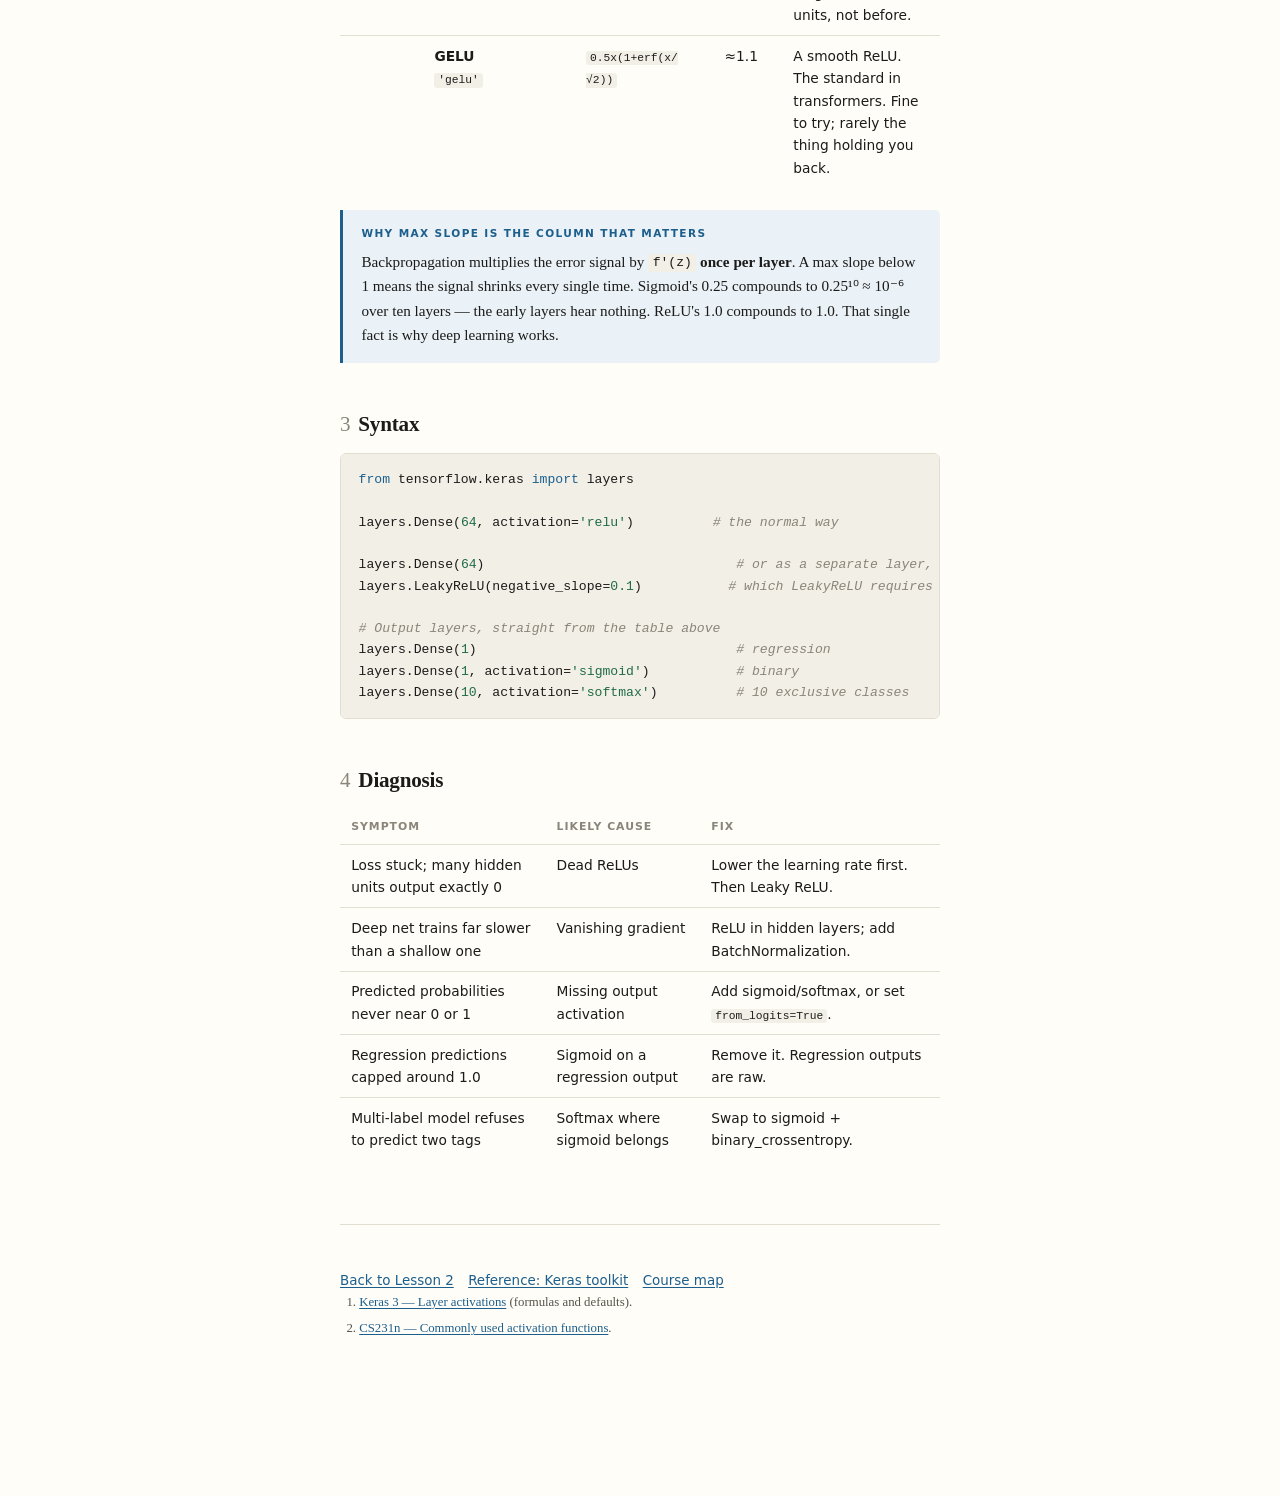
<file: reference/activation-functions.html>
<!doctype html>
<html lang="en">
<head>
<meta charset="utf-8">
<meta name="viewport" content="width=device-width, initial-scale=1">
<title>Reference · Activation functions</title>
<link rel="stylesheet" href="../assets/course.css">
<style>
  .glyph { display:block; width:72px; height:40px; }
  .glyph .frame { fill:none; stroke:var(--rule); stroke-width:1; }
  .glyph .axis  { stroke:var(--rule); stroke-width:1; }
  .glyph .fn    { fill:none; stroke:var(--accent); stroke-width:1.8;
                  stroke-linejoin:round; stroke-linecap:round; }
  td.gcell { width:80px; padding-right:0; }
  .decide { border:1px solid var(--rule); border-radius:8px; overflow:hidden; margin:1.5rem 0; }
  .decide-row { display:grid; grid-template-columns: 1.1fr 1.2fr 1.2fr;
                border-top:1px solid var(--rule); font-size:.84rem;
                font-family:ui-sans-serif,system-ui,sans-serif; }
  .decide-row:first-child { border-top:0; background:var(--paper-2);
                font-size:.66rem; letter-spacing:.1em; text-transform:uppercase;
                color:var(--ink-faint); font-weight:600; }
  .decide-row > div { padding:.6rem .75rem; border-left:1px solid var(--rule); }
  .decide-row > div:first-child { border-left:0; }
  @media (max-width:520px){ .decide-row{grid-template-columns:1fr}
    .decide-row > div{border-left:0;border-top:1px dotted var(--rule)}
    .decide-row > div:first-child{border-top:0} }
</style>
</head>
<body>
<main class="page">

<header class="masthead">
  <p class="eyebrow">
    <span>Reference sheet</span>
    <span>Artificial Neural Networks</span>
    <a href="../index.html">Course map</a>
  </p>
  <h1>Activation functions</h1>
  <p class="standfirst">One page. Built from
  <a href="../lessons/0002-activation-functions.html">Lesson 2</a>. Print it and keep it next to
  the keyboard.</p>
</header>

<h2><span class="num">1</span>Pick the output layer first &mdash; it is not a choice</h2>

<p>Read your task, read off the row. The activation and the loss are a matched pair; never mix
rows.</p>

<div class="decide">
  <div class="decide-row">
    <div>Task</div><div>Final layer</div><div>Loss</div>
  </div>
  <div class="decide-row">
    <div><strong>Regression</strong><br><span style="color:var(--ink-faint)">any real number</span></div>
    <div><code>Dense(1)</code><br><span style="color:var(--ink-faint)">no activation</span></div>
    <div><code>'mse'</code><br><span style="color:var(--ink-faint)">or <code>'mae'</code> if outliers matter</span></div>
  </div>
  <div class="decide-row">
    <div><strong>Binary classification</strong><br><span style="color:var(--ink-faint)">yes / no</span></div>
    <div><code>Dense(1, 'sigmoid')</code></div>
    <div><code>'binary_crossentropy'</code></div>
  </div>
  <div class="decide-row">
    <div><strong>Multi-class, exclusive</strong><br><span style="color:var(--ink-faint)">exactly one of K</span></div>
    <div><code>Dense(K, 'softmax')</code></div>
    <div><code>'categorical_crossentropy'</code><br><span style="color:var(--ink-faint)">one-hot labels</span></div>
  </div>
  <div class="decide-row">
    <div><strong>Multi-class, exclusive</strong><br><span style="color:var(--ink-faint)">integer labels</span></div>
    <div><code>Dense(K, 'softmax')</code></div>
    <div><code>'sparse_categorical_crossentropy'</code></div>
  </div>
  <div class="decide-row">
    <div><strong>Multi-label</strong><br><span style="color:var(--ink-faint)">any number of K</span></div>
    <div><code>Dense(K, 'sigmoid')</code></div>
    <div><code>'binary_crossentropy'</code></div>
  </div>
</div>

<div class="note watch">
  <span class="label">The trap</span>
  <p><strong>Softmax</strong> makes the K outputs compete &mdash; they always sum to 1, so raising
  one lowers the rest. Correct when exactly one class is true, wrong for tagging.
  <strong>Sigmoid</strong> computes each output independently. Correct for tagging, wrong when the
  classes are exclusive.</p>
</div>

<h2><span class="num">2</span>Hidden layers &mdash; this one <em>is</em> a choice</h2>

<div class="table-scroll">
<table>
  <thead>
    <tr><th></th><th>Function</th><th>f(x)</th><th>Max slope</th><th>Verdict</th></tr>
  </thead>
  <tbody>
    <tr>
      <td class="gcell">
        <svg class="glyph" viewBox="0 0 72 40" aria-hidden="true">
          <rect class="frame" x="0.5" y="0.5" width="71" height="39" rx="3"/>
          <line class="axis" x1="4" y1="20.3" x2="68" y2="20.3"/>
          <line class="axis" x1="36" y1="4" x2="36" y2="36"/>
          <polyline class="fn" points="4.0,20.2 8.8,20.1 13.6,19.9 18.4,19.6 23.2,18.9 26.4,18.1 29.6,17.1 32.8,15.7 36.0,14.3 39.2,12.8 42.4,11.5 45.6,10.4 48.8,9.7 53.6,9.0 58.4,8.6 63.2,8.4 68.0,8.3"/>
        </svg>
      </td>
      <td><strong>Sigmoid</strong><br><code>'sigmoid'</code></td>
      <td><code>1/(1+e&#8315;&#739;)</code><br>range 0&hellip;1</td>
      <td><strong>0.25</strong></td>
      <td><span style="color:var(--bad)">Do not use in hidden layers.</span> Kills gradients: 0.25&#8319; after n layers. Output layer only.</td>
    </tr>
    <tr>
      <td class="gcell">
        <svg class="glyph" viewBox="0 0 72 40" aria-hidden="true">
          <rect class="frame" x="0.5" y="0.5" width="71" height="39" rx="3"/>
          <line class="axis" x1="4" y1="20.3" x2="68" y2="20.3"/>
          <line class="axis" x1="36" y1="4" x2="36" y2="36"/>
          <polyline class="fn" points="4.0,32.4 13.6,32.4 20.0,32.2 24.8,31.7 28.0,30.5 31.2,28.0 34.4,23.3 36.0,20.3 37.6,17.3 40.8,12.6 44.0,10.1 47.2,8.9 52.0,8.4 58.4,8.2 68.0,8.2"/>
        </svg>
      </td>
      <td><strong>Tanh</strong><br><code>'tanh'</code></td>
      <td><code>(e&#739;&minus;e&#8315;&#739;)/(e&#739;+e&#8315;&#739;)</code><br>range &minus;1&hellip;1</td>
      <td><strong>1.0</strong></td>
      <td>Zero-centred, better than sigmoid, still saturates. Retired from feed-forward nets; lives on inside LSTM/GRU gates.</td>
    </tr>
    <tr>
      <td class="gcell">
        <svg class="glyph" viewBox="0 0 72 40" aria-hidden="true">
          <rect class="frame" x="0.5" y="0.5" width="71" height="39" rx="3"/>
          <line class="axis" x1="4" y1="20.3" x2="68" y2="20.3"/>
          <line class="axis" x1="36" y1="4" x2="36" y2="36"/>
          <polyline class="fn" points="4.0,20.3 36.0,20.3 39.2,14.3 42.4,8.2 44.0,5.2"/>
        </svg>
      </td>
      <td><strong>ReLU</strong><br><code>'relu'</code></td>
      <td><code>max(0, x)</code><br>range 0&hellip;&infin;</td>
      <td><strong>1.0</strong><br><span style="color:var(--ink-faint)">0 when x&lt;0</span></td>
      <td><span style="color:var(--good)">The default. Start here.</span> No saturation, trivially cheap. Watch for dead units.</td>
    </tr>
    <tr>
      <td class="gcell">
        <svg class="glyph" viewBox="0 0 72 40" aria-hidden="true">
          <rect class="frame" x="0.5" y="0.5" width="71" height="39" rx="3"/>
          <line class="axis" x1="4" y1="20.3" x2="68" y2="20.3"/>
          <line class="axis" x1="36" y1="4" x2="36" y2="36"/>
          <polyline class="fn" points="4.0,26.3 12.0,24.8 20.0,23.3 28.0,21.8 36.0,20.3 39.2,14.3 42.4,8.2 44.0,5.2"/>
        </svg>
      </td>
      <td><strong>Leaky ReLU</strong><br><code>layers.LeakyReLU()</code></td>
      <td><code>x if x&gt;0 else &alpha;x</code><br>&alpha; default 0.2 in Keras</td>
      <td><strong>1.0</strong><br><span style="color:var(--ink-faint)">&alpha; when x&lt;0</span></td>
      <td>ReLU insurance. Reach for it when you have diagnosed dead units, not before.</td>
    </tr>
    <tr>
      <td class="gcell"></td>
      <td><strong>GELU</strong><br><code>'gelu'</code></td>
      <td><code>0.5x(1+erf(x/&radic;2))</code></td>
      <td>&asymp;1.1</td>
      <td>A smooth ReLU. The standard in transformers. Fine to try; rarely the thing holding you back.</td>
    </tr>
  </tbody>
</table>
</div>

<div class="note intuition">
  <span class="label">Why max slope is the column that matters</span>
  <p>Backpropagation multiplies the error signal by <code>f&prime;(z)</code> <strong>once per
  layer</strong>. A max slope below 1 means the signal shrinks every single time. Sigmoid's 0.25
  compounds to 0.25&sup1;&#8304; &asymp; 10&#8315;&#8310; over ten layers &mdash; the early layers
  hear nothing. ReLU's 1.0 compounds to 1.0. That single fact is why deep learning works.</p>
</div>

<h2><span class="num">3</span>Syntax</h2>

<pre><code><span class="c-kw">from</span> tensorflow.keras <span class="c-kw">import</span> layers

layers.Dense(<span class="c-str">64</span>, activation=<span class="c-str">'relu'</span>)          <span class="c-com"># the normal way</span>

layers.Dense(<span class="c-str">64</span>)                                <span class="c-com"># or as a separate layer,</span>
layers.LeakyReLU(negative_slope=<span class="c-str">0.1</span>)           <span class="c-com"># which LeakyReLU requires</span>

<span class="c-com"># Output layers, straight from the table above</span>
layers.Dense(<span class="c-str">1</span>)                                 <span class="c-com"># regression</span>
layers.Dense(<span class="c-str">1</span>, activation=<span class="c-str">'sigmoid'</span>)           <span class="c-com"># binary</span>
layers.Dense(<span class="c-str">10</span>, activation=<span class="c-str">'softmax'</span>)          <span class="c-com"># 10 exclusive classes</span></code></pre>

<h2><span class="num">4</span>Diagnosis</h2>

<div class="table-scroll">
<table>
  <thead><tr><th>Symptom</th><th>Likely cause</th><th>Fix</th></tr></thead>
  <tbody>
    <tr><td>Loss stuck; many hidden units output exactly 0</td><td>Dead ReLUs</td><td>Lower the learning rate first. Then Leaky ReLU.</td></tr>
    <tr><td>Deep net trains far slower than a shallow one</td><td>Vanishing gradient</td><td>ReLU in hidden layers; add BatchNormalization.</td></tr>
    <tr><td>Predicted probabilities never near 0 or 1</td><td>Missing output activation</td><td>Add sigmoid/softmax, or set <code>from_logits=True</code>.</td></tr>
    <tr><td>Regression predictions capped around 1.0</td><td>Sigmoid on a regression output</td><td>Remove it. Regression outputs are raw.</td></tr>
    <tr><td>Multi-label model refuses to predict two tags</td><td>Softmax where sigmoid belongs</td><td>Swap to sigmoid + binary_crossentropy.</td></tr>
  </tbody>
</table>
</div>

<footer class="lesson-foot">
  <div class="next-links">
    <span><a href="../lessons/0002-activation-functions.html">Back to Lesson 2</a></span>
    <span><a href="keras-toolkit.html">Reference: Keras toolkit</a></span>
    <span><a href="../index.html">Course map</a></span>
  </div>
  <div class="refs">
    <ol>
      <li><a href="https://keras.io/api/layers/activations/">Keras 3 &mdash; Layer activations</a>
      (formulas and defaults).</li>
      <li><a href="https://cs231n.github.io/neural-networks-1/#actfun">CS231n &mdash; Commonly used
      activation functions</a>.</li>
    </ol>
  </div>
</footer>

</main>
</body>
</html>
</file>
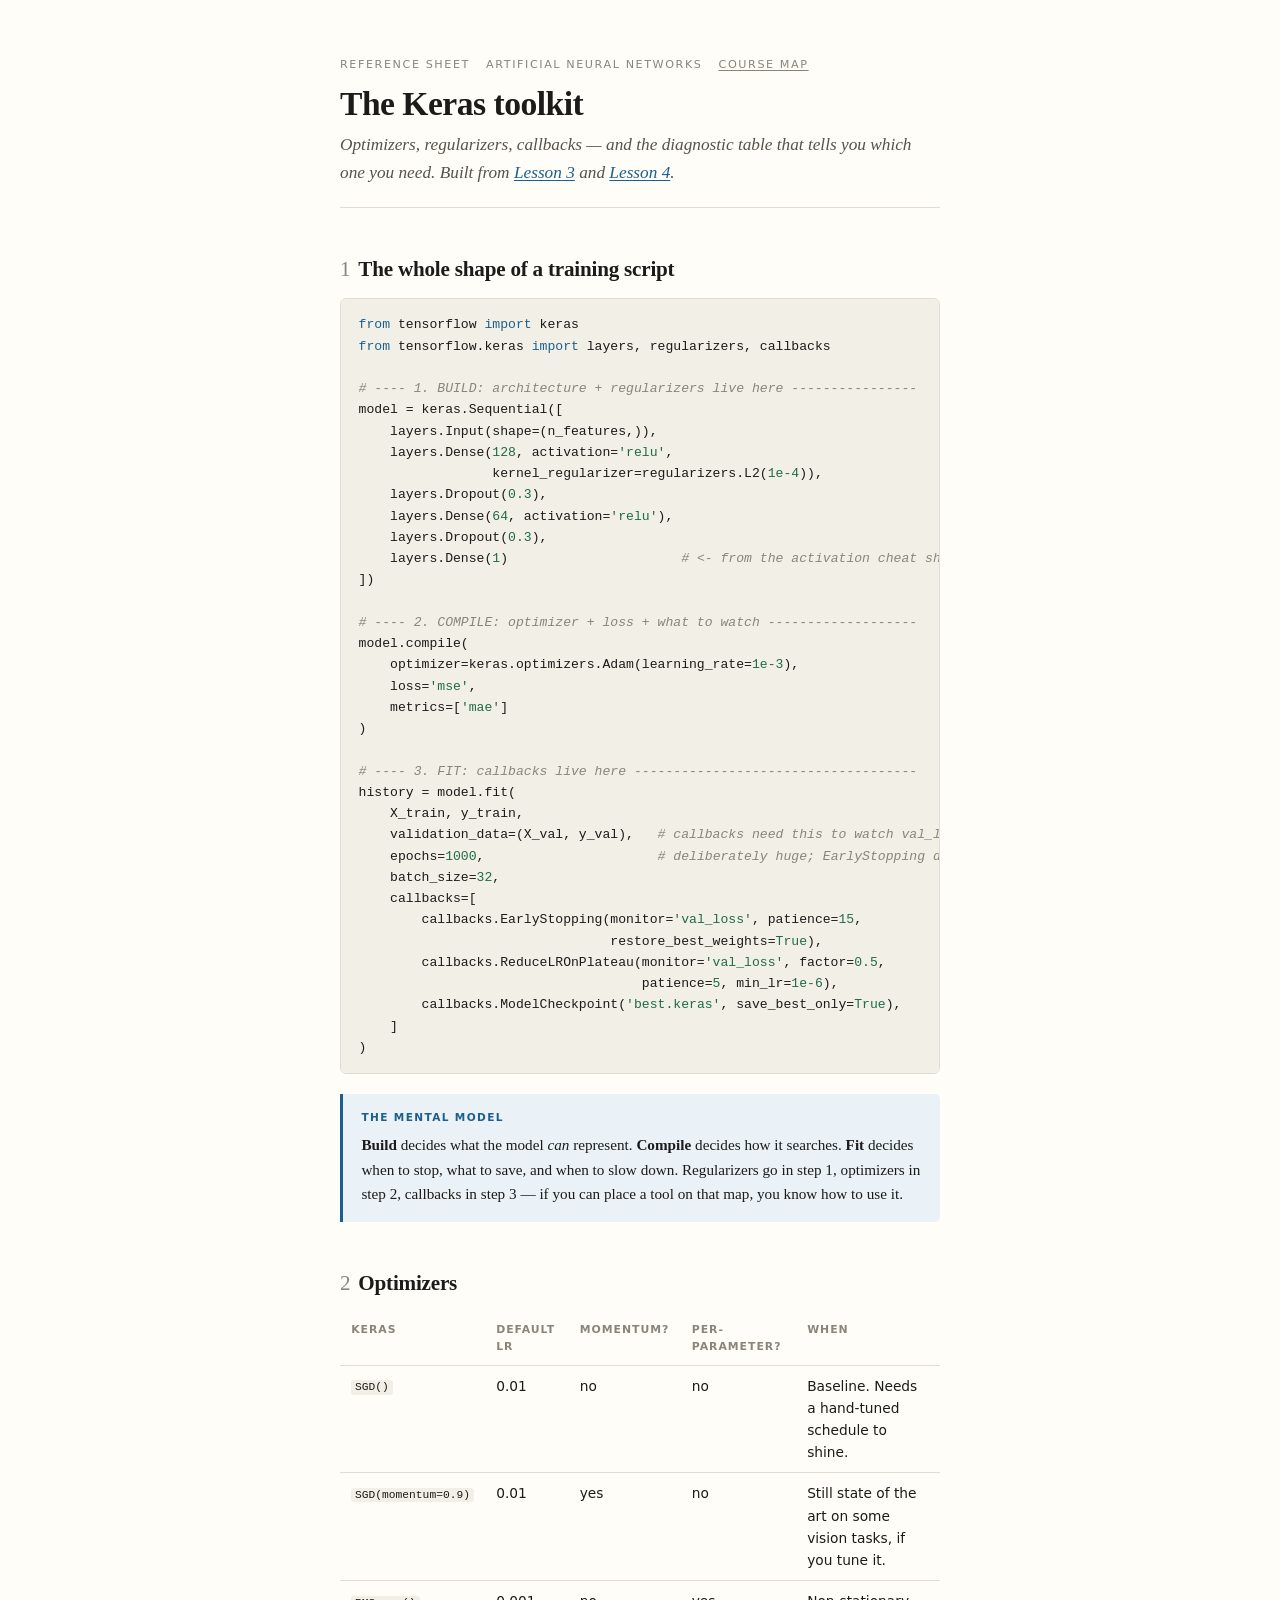
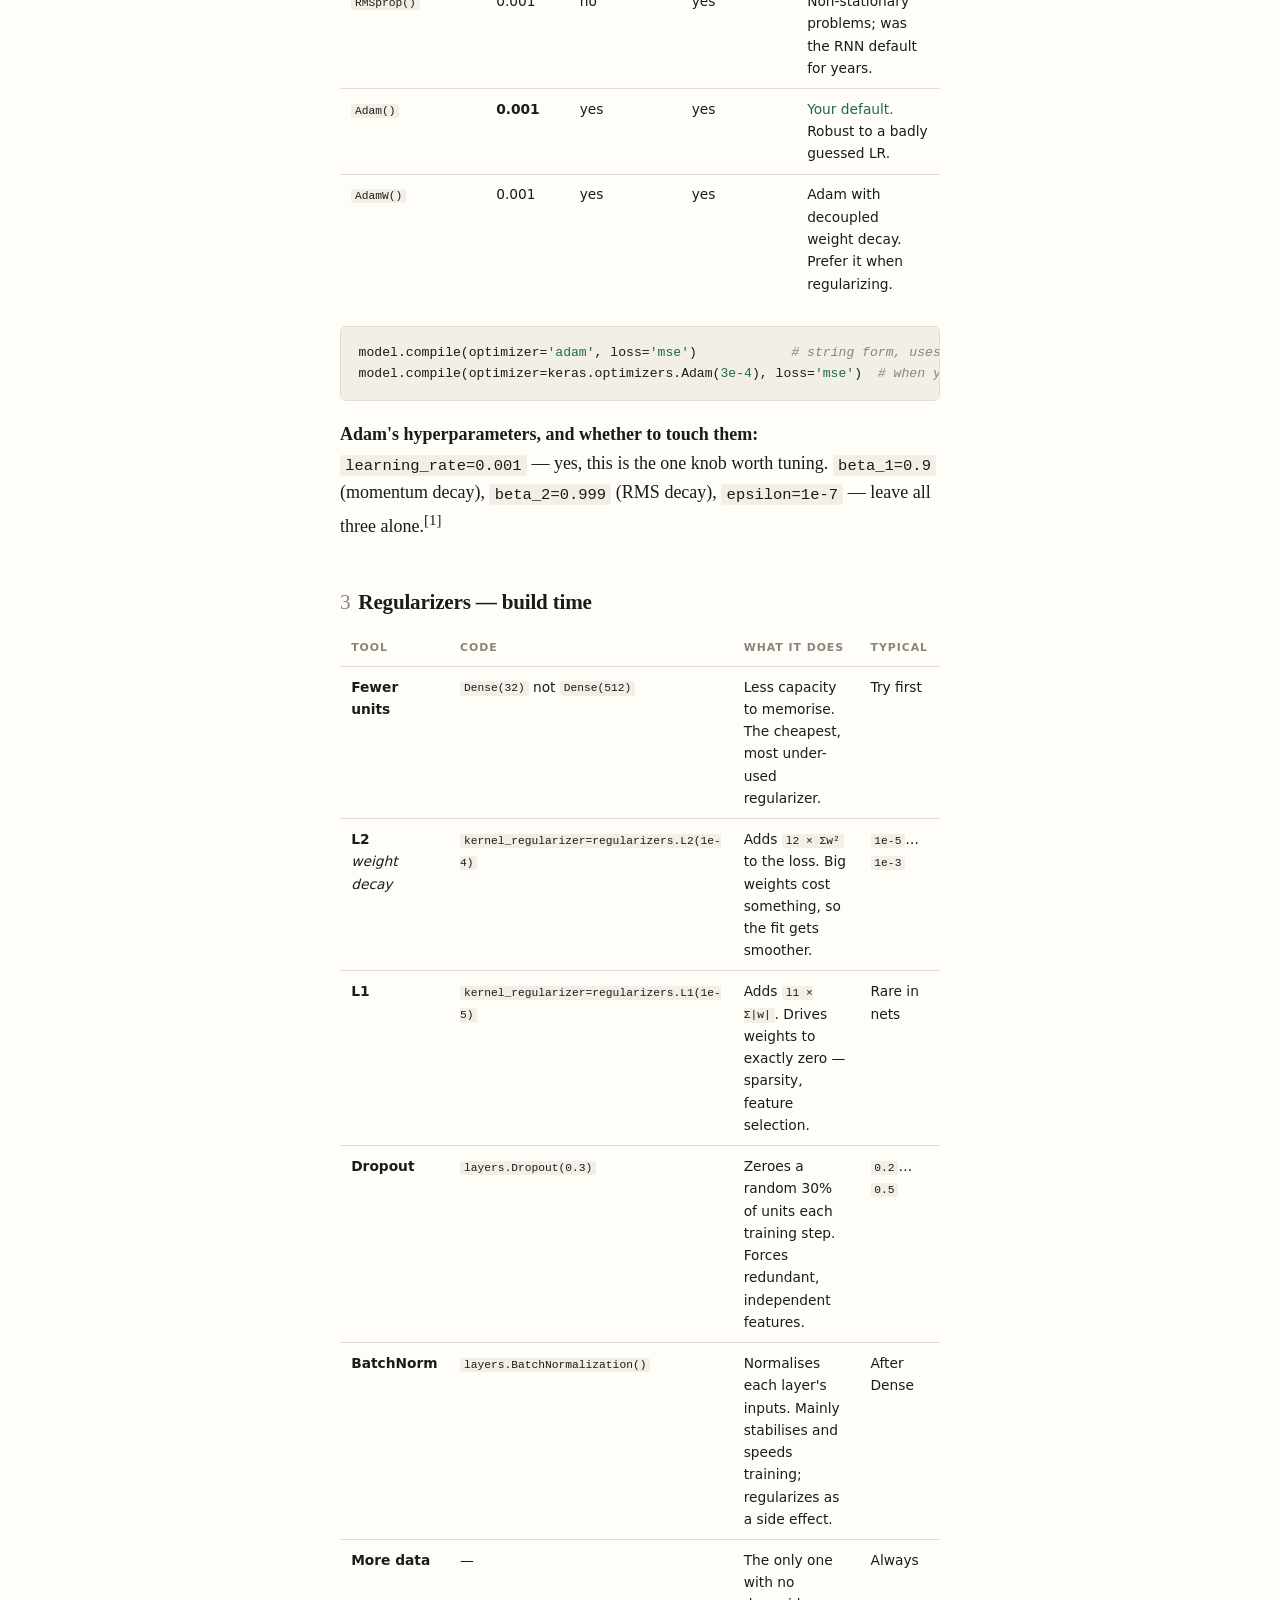
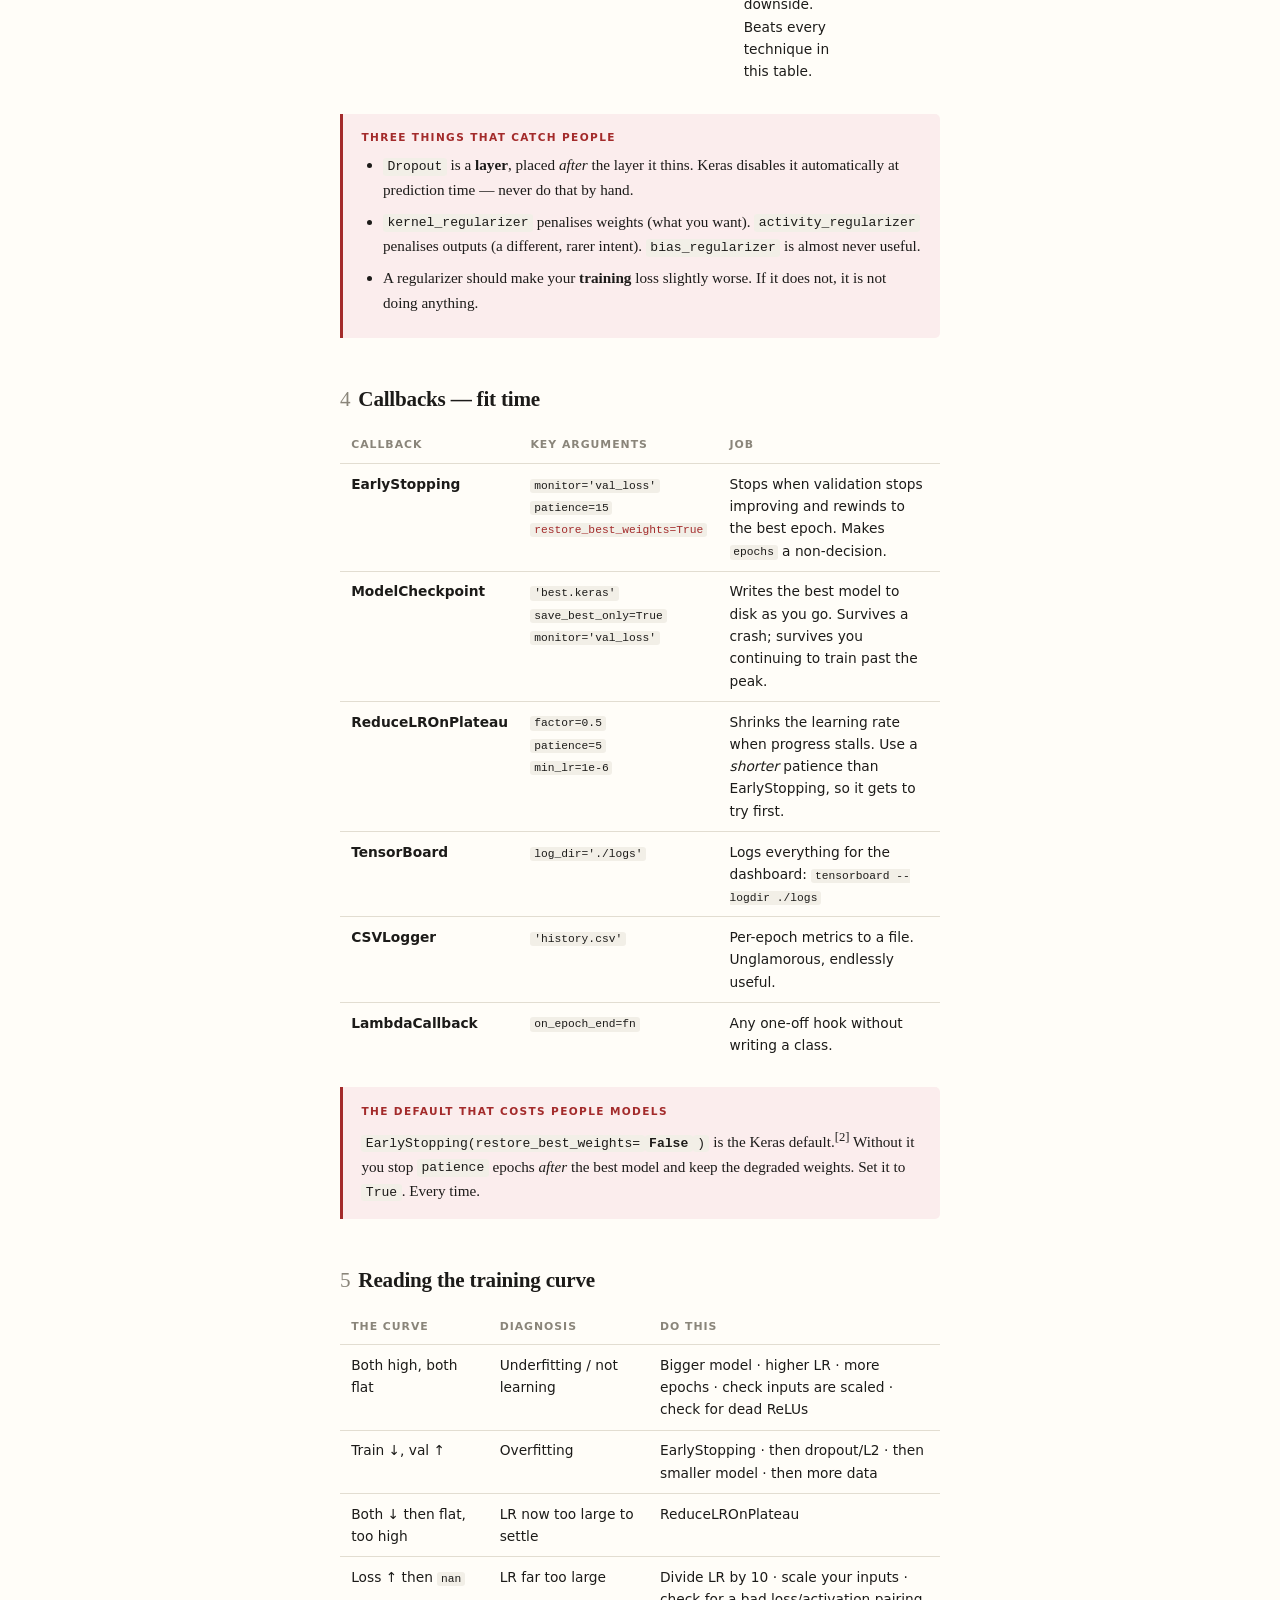
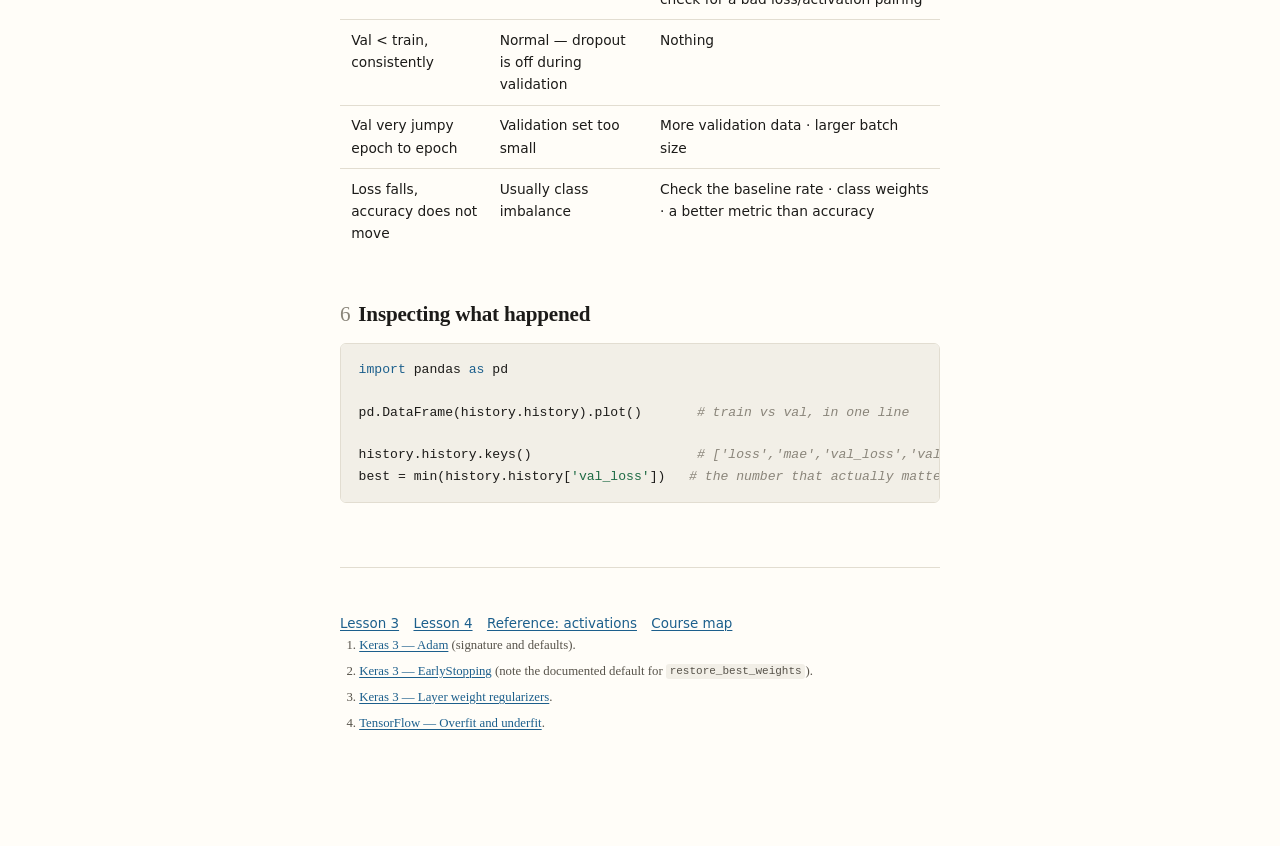
<file: reference/keras-toolkit.html>
<!doctype html>
<html lang="en">
<head>
<meta charset="utf-8">
<meta name="viewport" content="width=device-width, initial-scale=1">
<title>Reference · Keras toolkit</title>
<link rel="stylesheet" href="../assets/course.css">
<style>
  .skeleton pre { margin-bottom:0; }
  .stage { font-family:ui-sans-serif,system-ui,sans-serif; font-size:.66rem;
           letter-spacing:.12em; text-transform:uppercase; color:var(--ink-faint);
           font-weight:600; margin:1.8rem 0 .5rem; }
</style>
</head>
<body>
<main class="page">

<header class="masthead">
  <p class="eyebrow">
    <span>Reference sheet</span>
    <span>Artificial Neural Networks</span>
    <a href="../index.html">Course map</a>
  </p>
  <h1>The Keras toolkit</h1>
  <p class="standfirst">Optimizers, regularizers, callbacks &mdash; and the diagnostic table that
  tells you which one you need. Built from
  <a href="../lessons/0003-optimizers.html">Lesson 3</a> and
  <a href="../lessons/0004-keras-control-panel.html">Lesson 4</a>.</p>
</header>

<h2><span class="num">1</span>The whole shape of a training script</h2>

<pre><code><span class="c-kw">from</span> tensorflow <span class="c-kw">import</span> keras
<span class="c-kw">from</span> tensorflow.keras <span class="c-kw">import</span> layers, regularizers, callbacks

<span class="c-com"># ---- 1. BUILD: architecture + regularizers live here ----------------</span>
model = keras.Sequential([
    layers.Input(shape=(n_features,)),
    layers.Dense(<span class="c-str">128</span>, activation=<span class="c-str">'relu'</span>,
                 kernel_regularizer=regularizers.L2(<span class="c-str">1e-4</span>)),
    layers.Dropout(<span class="c-str">0.3</span>),
    layers.Dense(<span class="c-str">64</span>, activation=<span class="c-str">'relu'</span>),
    layers.Dropout(<span class="c-str">0.3</span>),
    layers.Dense(<span class="c-str">1</span>)                      <span class="c-com"># <- from the activation cheat sheet</span>
])

<span class="c-com"># ---- 2. COMPILE: optimizer + loss + what to watch -------------------</span>
model.compile(
    optimizer=keras.optimizers.Adam(learning_rate=<span class="c-str">1e-3</span>),
    loss=<span class="c-str">'mse'</span>,
    metrics=[<span class="c-str">'mae'</span>]
)

<span class="c-com"># ---- 3. FIT: callbacks live here ------------------------------------</span>
history = model.fit(
    X_train, y_train,
    validation_data=(X_val, y_val),   <span class="c-com"># callbacks need this to watch val_loss</span>
    epochs=<span class="c-str">1000</span>,                      <span class="c-com"># deliberately huge; EarlyStopping decides</span>
    batch_size=<span class="c-str">32</span>,
    callbacks=[
        callbacks.EarlyStopping(monitor=<span class="c-str">'val_loss'</span>, patience=<span class="c-str">15</span>,
                                restore_best_weights=<span class="c-str">True</span>),
        callbacks.ReduceLROnPlateau(monitor=<span class="c-str">'val_loss'</span>, factor=<span class="c-str">0.5</span>,
                                    patience=<span class="c-str">5</span>, min_lr=<span class="c-str">1e-6</span>),
        callbacks.ModelCheckpoint(<span class="c-str">'best.keras'</span>, save_best_only=<span class="c-str">True</span>),
    ]
)</code></pre>

<div class="note intuition">
  <span class="label">The mental model</span>
  <p><strong>Build</strong> decides what the model <em>can</em> represent.
  <strong>Compile</strong> decides how it searches.
  <strong>Fit</strong> decides when to stop, what to save, and when to slow down.
  Regularizers go in step 1, optimizers in step 2, callbacks in step 3 &mdash; if you can place a
  tool on that map, you know how to use it.</p>
</div>

<h2><span class="num">2</span>Optimizers</h2>

<div class="table-scroll">
<table>
  <thead><tr><th>Keras</th><th>Default LR</th><th>Momentum?</th><th>Per-parameter?</th><th>When</th></tr></thead>
  <tbody>
    <tr><td><code>SGD()</code></td><td>0.01</td><td>no</td><td>no</td><td>Baseline. Needs a hand-tuned schedule to shine.</td></tr>
    <tr><td><code>SGD(momentum=0.9)</code></td><td>0.01</td><td>yes</td><td>no</td><td>Still state of the art on some vision tasks, if you tune it.</td></tr>
    <tr><td><code>RMSprop()</code></td><td>0.001</td><td>no</td><td>yes</td><td>Non-stationary problems; was the RNN default for years.</td></tr>
    <tr><td><code>Adam()</code></td><td><strong>0.001</strong></td><td>yes</td><td>yes</td><td><span style="color:var(--good)">Your default.</span> Robust to a badly guessed LR.</td></tr>
    <tr><td><code>AdamW()</code></td><td>0.001</td><td>yes</td><td>yes</td><td>Adam with decoupled weight decay. Prefer it when regularizing.</td></tr>
  </tbody>
</table>
</div>

<pre><code>model.compile(optimizer=<span class="c-str">'adam'</span>, loss=<span class="c-str">'mse'</span>)            <span class="c-com"># string form, uses defaults</span>
model.compile(optimizer=keras.optimizers.Adam(<span class="c-str">3e-4</span>), loss=<span class="c-str">'mse'</span>)  <span class="c-com"># when you need the LR</span></code></pre>

<p><strong>Adam's hyperparameters, and whether to touch them:</strong>
<code>learning_rate=0.001</code> &mdash; yes, this is the one knob worth tuning.
<code>beta_1=0.9</code> (momentum decay), <code>beta_2=0.999</code> (RMS decay),
<code>epsilon=1e-7</code> &mdash; leave all three alone.<sup>[1]</sup></p>

<h2><span class="num">3</span>Regularizers &mdash; build time</h2>

<div class="table-scroll">
<table>
  <thead><tr><th>Tool</th><th>Code</th><th>What it does</th><th>Typical</th></tr></thead>
  <tbody>
    <tr>
      <td><strong>Fewer units</strong></td>
      <td><code>Dense(32)</code> not <code>Dense(512)</code></td>
      <td>Less capacity to memorise. The cheapest, most under-used regularizer.</td>
      <td>Try first</td>
    </tr>
    <tr>
      <td><strong>L2</strong><br><em>weight decay</em></td>
      <td><code>kernel_regularizer=regularizers.L2(1e-4)</code></td>
      <td>Adds <code>l2 &times; &Sigma;w&sup2;</code> to the loss. Big weights cost something, so the fit gets smoother.</td>
      <td><code>1e-5</code>&hellip;<code>1e-3</code></td>
    </tr>
    <tr>
      <td><strong>L1</strong></td>
      <td><code>kernel_regularizer=regularizers.L1(1e-5)</code></td>
      <td>Adds <code>l1 &times; &Sigma;|w|</code>. Drives weights to exactly zero &mdash; sparsity, feature selection.</td>
      <td>Rare in nets</td>
    </tr>
    <tr>
      <td><strong>Dropout</strong></td>
      <td><code>layers.Dropout(0.3)</code></td>
      <td>Zeroes a random 30% of units each training step. Forces redundant, independent features.</td>
      <td><code>0.2</code>&hellip;<code>0.5</code></td>
    </tr>
    <tr>
      <td><strong>BatchNorm</strong></td>
      <td><code>layers.BatchNormalization()</code></td>
      <td>Normalises each layer's inputs. Mainly stabilises and speeds training; regularizes as a side effect.</td>
      <td>After Dense</td>
    </tr>
    <tr>
      <td><strong>More data</strong></td>
      <td>&mdash;</td>
      <td>The only one with no downside. Beats every technique in this table.</td>
      <td>Always</td>
    </tr>
  </tbody>
</table>
</div>

<div class="note watch">
  <span class="label">Three things that catch people</span>
  <ul style="margin-bottom:0">
    <li><code>Dropout</code> is a <strong>layer</strong>, placed <em>after</em> the layer it thins.
    Keras disables it automatically at prediction time &mdash; never do that by hand.</li>
    <li><code>kernel_regularizer</code> penalises weights (what you want).
    <code>activity_regularizer</code> penalises outputs (a different, rarer intent).
    <code>bias_regularizer</code> is almost never useful.</li>
    <li>A regularizer should make your <strong>training</strong> loss slightly worse. If it does
    not, it is not doing anything.</li>
  </ul>
</div>

<h2><span class="num">4</span>Callbacks &mdash; fit time</h2>

<div class="table-scroll">
<table>
  <thead><tr><th>Callback</th><th>Key arguments</th><th>Job</th></tr></thead>
  <tbody>
    <tr>
      <td><strong>EarlyStopping</strong></td>
      <td><code>monitor='val_loss'</code><br><code>patience=15</code><br>
          <code style="color:var(--bad)">restore_best_weights=True</code></td>
      <td>Stops when validation stops improving and rewinds to the best epoch. Makes
      <code>epochs</code> a non-decision.</td>
    </tr>
    <tr>
      <td><strong>ModelCheckpoint</strong></td>
      <td><code>'best.keras'</code><br><code>save_best_only=True</code><br><code>monitor='val_loss'</code></td>
      <td>Writes the best model to disk as you go. Survives a crash; survives you continuing to train past the peak.</td>
    </tr>
    <tr>
      <td><strong>ReduceLROnPlateau</strong></td>
      <td><code>factor=0.5</code><br><code>patience=5</code><br><code>min_lr=1e-6</code></td>
      <td>Shrinks the learning rate when progress stalls. Use a <em>shorter</em> patience than EarlyStopping, so it gets to try first.</td>
    </tr>
    <tr>
      <td><strong>TensorBoard</strong></td>
      <td><code>log_dir='./logs'</code></td>
      <td>Logs everything for the dashboard: <code>tensorboard --logdir ./logs</code></td>
    </tr>
    <tr>
      <td><strong>CSVLogger</strong></td>
      <td><code>'history.csv'</code></td>
      <td>Per-epoch metrics to a file. Unglamorous, endlessly useful.</td>
    </tr>
    <tr>
      <td><strong>LambdaCallback</strong></td>
      <td><code>on_epoch_end=fn</code></td>
      <td>Any one-off hook without writing a class.</td>
    </tr>
  </tbody>
</table>
</div>

<div class="note watch">
  <span class="label">The default that costs people models</span>
  <p><code>EarlyStopping(restore_best_weights=</code><strong><code>False</code></strong><code>)</code>
  is the Keras default.<sup>[2]</sup> Without it you stop <code>patience</code> epochs <em>after</em>
  the best model and keep the degraded weights. Set it to <code>True</code>. Every time.</p>
</div>

<h2><span class="num">5</span>Reading the training curve</h2>

<div class="table-scroll">
<table>
  <thead><tr><th>The curve</th><th>Diagnosis</th><th>Do this</th></tr></thead>
  <tbody>
    <tr><td>Both high, both flat</td><td>Underfitting / not learning</td><td>Bigger model &middot; higher LR &middot; more epochs &middot; check inputs are scaled &middot; check for dead ReLUs</td></tr>
    <tr><td>Train &darr;, val &uarr;</td><td>Overfitting</td><td>EarlyStopping &middot; then dropout/L2 &middot; then smaller model &middot; then more data</td></tr>
    <tr><td>Both &darr; then flat, too high</td><td>LR now too large to settle</td><td>ReduceLROnPlateau</td></tr>
    <tr><td>Loss &uarr; then <code>nan</code></td><td>LR far too large</td><td>Divide LR by 10 &middot; scale your inputs &middot; check for a bad loss/activation pairing</td></tr>
    <tr><td>Val &lt; train, consistently</td><td>Normal &mdash; dropout is off during validation</td><td>Nothing</td></tr>
    <tr><td>Val very jumpy epoch to epoch</td><td>Validation set too small</td><td>More validation data &middot; larger batch size</td></tr>
    <tr><td>Loss falls, accuracy does not move</td><td>Usually class imbalance</td><td>Check the baseline rate &middot; class weights &middot; a better metric than accuracy</td></tr>
  </tbody>
</table>
</div>

<h2><span class="num">6</span>Inspecting what happened</h2>

<pre><code><span class="c-kw">import</span> pandas <span class="c-kw">as</span> pd

pd.DataFrame(history.history).plot()       <span class="c-com"># train vs val, in one line</span>

history.history.keys()                     <span class="c-com"># ['loss','mae','val_loss','val_mae']</span>
best = min(history.history[<span class="c-str">'val_loss'</span>])   <span class="c-com"># the number that actually matters</span></code></pre>

<footer class="lesson-foot">
  <div class="next-links">
    <span><a href="../lessons/0003-optimizers.html">Lesson 3</a></span>
    <span><a href="../lessons/0004-keras-control-panel.html">Lesson 4</a></span>
    <span><a href="activation-functions.html">Reference: activations</a></span>
    <span><a href="../index.html">Course map</a></span>
  </div>
  <div class="refs">
    <ol>
      <li><a href="https://keras.io/api/optimizers/adam/">Keras 3 &mdash; Adam</a>
      (signature and defaults).</li>
      <li><a href="https://keras.io/api/callbacks/early_stopping/">Keras 3 &mdash; EarlyStopping</a>
      (note the documented default for <code>restore_best_weights</code>).</li>
      <li><a href="https://keras.io/api/layers/regularizers/">Keras 3 &mdash; Layer weight
      regularizers</a>.</li>
      <li><a href="https://www.tensorflow.org/tutorials/keras/overfit_and_underfit">TensorFlow
      &mdash; Overfit and underfit</a>.</li>
    </ol>
  </div>
</footer>

</main>
</body>
</html>
</file>
<file: assets/course.css>
/* ============================================================
   ANN Course - shared stylesheet
   Tufte-inspired: quiet typography, generous margins, prints well.
   Linked by every lesson and reference sheet in this workspace.
   ============================================================ */

:root {
  --paper:      #fffdf8;
  --paper-2:    #f7f4ec;
  --ink:        #1c1b19;
  --ink-soft:   #57534a;
  --ink-faint:  #8a857a;
  --rule:       #e2ddd1;
  --accent:     #1c5f8c;
  --accent-bg:  #eaf2f8;
  --warn:       #9a4a10;
  --warn-bg:    #fdf1e6;
  --good:       #1f6b45;
  --good-bg:    #e9f5ee;
  --bad:        #a32b2b;
  --bad-bg:     #fbeded;
  --code-bg:    #f2efe7;
  --measure:    40rem;
}

@media (prefers-color-scheme: dark) {
  :root:not([data-theme="light"]) {
    --paper:     #15171b;
    --paper-2:   #1c1f25;
    --ink:       #e6e3dc;
    --ink-soft:  #a8a49b;
    --ink-faint: #7c786f;
    --rule:      #2e323a;
    --accent:    #6fb3dd;
    --accent-bg: #17252f;
    --warn:      #e0a06a;
    --warn-bg:   #2a2019;
    --good:      #74c79b;
    --good-bg:   #16261e;
    --bad:       #e08a8a;
    --bad-bg:    #2a1a1a;
    --code-bg:   #1e2127;
  }
}

:root[data-theme="dark"] {
  --paper:     #15171b;
  --paper-2:   #1c1f25;
  --ink:       #e6e3dc;
  --ink-soft:  #a8a49b;
  --ink-faint: #7c786f;
  --rule:      #2e323a;
  --accent:    #6fb3dd;
  --accent-bg: #17252f;
  --warn:      #e0a06a;
  --warn-bg:   #2a2019;
  --good:      #74c79b;
  --good-bg:   #16261e;
  --bad:       #e08a8a;
  --bad-bg:    #2a1a1a;
  --code-bg:   #1e2127;
}

* { box-sizing: border-box; }

body {
  margin: 0;
  background: var(--paper);
  color: var(--ink);
  font-family: "Iowan Old Style", "Palatino Linotype", Palatino, Georgia, "Times New Roman", serif;
  font-size: 18px;
  line-height: 1.62;
  -webkit-font-smoothing: antialiased;
}

.page {
  max-width: var(--measure);
  margin: 0 auto;
  padding-block: 3.5rem 6rem;
  padding-left: 1.25rem;
  padding-right: 1.25rem;
}

/* ---------- masthead ---------- */

.masthead {
  border-bottom: 1px solid var(--rule);
  padding-bottom: 1.25rem;
  margin-bottom: 2.5rem;
}

.eyebrow {
  font-family: ui-sans-serif, system-ui, -apple-system, "Segoe UI", sans-serif;
  font-size: .7rem;
  letter-spacing: .14em;
  text-transform: uppercase;
  color: var(--ink-faint);
  margin: 0 0 .6rem;
  display: flex;
  flex-wrap: wrap;
  gap: .5rem 1rem;
  align-items: baseline;
}

.eyebrow a { color: var(--ink-faint); }

h1 {
  font-size: 2.1rem;
  line-height: 1.18;
  font-weight: 600;
  margin: 0 0 .5rem;
  letter-spacing: -.015em;
}

.standfirst {
  color: var(--ink-soft);
  font-size: 1.08rem;
  font-style: italic;
  margin: 0;
}

h2 {
  font-size: 1.32rem;
  font-weight: 600;
  margin: 3rem 0 .9rem;
  letter-spacing: -.01em;
  line-height: 1.3;
}

h2 .num {
  color: var(--ink-faint);
  font-variant-numeric: tabular-nums;
  font-weight: 400;
  margin-right: .5rem;
}

h3 {
  font-size: 1.04rem;
  font-weight: 600;
  margin: 2rem 0 .6rem;
}

p { margin: 0 0 1.05rem; }

a { color: var(--accent); text-decoration-thickness: 1px; text-underline-offset: 2px; }

strong { font-weight: 600; }

em.term {
  font-style: normal;
  font-weight: 600;
  border-bottom: 1.5px dotted var(--ink-faint);
}

ul, ol { margin: 0 0 1.05rem; padding-left: 1.35rem; }
li { margin-bottom: .45rem; }

hr {
  border: 0;
  border-top: 1px solid var(--rule);
  margin: 2.75rem 0;
}

/* ---------- code ---------- */

code {
  font-family: ui-monospace, "SF Mono", "Cascadia Mono", Menlo, Consolas, monospace;
  font-size: .86em;
  background: var(--code-bg);
  padding: .1em .34em;
  border-radius: 3px;
}

pre {
  background: var(--code-bg);
  border: 1px solid var(--rule);
  border-radius: 6px;
  padding: .95rem 1.1rem;
  overflow-x: auto;
  font-size: .82rem;
  line-height: 1.62;
  margin: 0 0 1.2rem;
}

pre code { background: none; padding: 0; font-size: 1em; }

.c-com { color: var(--ink-faint); font-style: italic; }
.c-kw  { color: var(--accent); }
.c-str { color: var(--good); }

/* ---------- callouts ---------- */

.note {
  border-left: 3px solid var(--rule);
  background: var(--paper-2);
  padding: .95rem 1.15rem;
  margin: 0 0 1.3rem;
  border-radius: 0 5px 5px 0;
  font-size: .95rem;
}

.note > :last-child { margin-bottom: 0; }

.note .label {
  font-family: ui-sans-serif, system-ui, sans-serif;
  font-size: .66rem;
  letter-spacing: .13em;
  text-transform: uppercase;
  font-weight: 600;
  display: block;
  margin-bottom: .45rem;
  color: var(--ink-faint);
}

.note.intuition { border-left-color: var(--accent); background: var(--accent-bg); }
.note.intuition .label { color: var(--accent); }

.note.correction { border-left-color: var(--warn); background: var(--warn-bg); }
.note.correction .label { color: var(--warn); }

.note.watch { border-left-color: var(--bad); background: var(--bad-bg); }
.note.watch .label { color: var(--bad); }

/* ---------- figures and interactive panels ---------- */

figure { margin: 1.6rem 0 1.8rem; padding: 0; }

figcaption {
  font-size: .82rem;
  color: var(--ink-soft);
  line-height: 1.5;
  margin-top: .6rem;
}

.panel {
  border: 1px solid var(--rule);
  border-radius: 8px;
  background: var(--paper-2);
  padding: 1.1rem;
  margin: 1.6rem 0;
}

.panel h4 {
  font-family: ui-sans-serif, system-ui, sans-serif;
  font-size: .68rem;
  letter-spacing: .13em;
  text-transform: uppercase;
  color: var(--ink-faint);
  margin: 0 0 .85rem;
  font-weight: 600;
}

canvas { display: block; max-width: 100%; border-radius: 5px; }

.controls {
  display: flex;
  flex-wrap: wrap;
  gap: .6rem .95rem;
  align-items: center;
  margin-top: .9rem;
  font-family: ui-sans-serif, system-ui, sans-serif;
  font-size: .8rem;
}

.controls label {
  display: flex;
  align-items: center;
  gap: .45rem;
  color: var(--ink-soft);
}

.controls input[type=range] { width: 110px; accent-color: var(--accent); }

.btn {
  font-family: ui-sans-serif, system-ui, sans-serif;
  font-size: .78rem;
  font-weight: 500;
  padding: .4rem .8rem;
  border: 1px solid var(--rule);
  background: var(--paper);
  color: var(--ink);
  border-radius: 5px;
  cursor: pointer;
}

.btn:hover { border-color: var(--accent); color: var(--accent); }
.btn.on { background: var(--accent); color: var(--paper); border-color: var(--accent); }

.readout {
  font-family: ui-monospace, Menlo, Consolas, monospace;
  font-size: .74rem;
  color: var(--ink-soft);
  font-variant-numeric: tabular-nums;
}

.swatch {
  display: inline-block;
  width: .7rem;
  height: .7rem;
  border-radius: 2px;
  margin-right: .3rem;
  vertical-align: baseline;
}

/* ---------- tables ---------- */

table {
  width: 100%;
  border-collapse: collapse;
  font-size: .86rem;
  margin: 0 0 1.4rem;
  font-family: ui-sans-serif, system-ui, sans-serif;
}

th, td {
  text-align: left;
  padding: .55rem .7rem;
  border-bottom: 1px solid var(--rule);
  vertical-align: top;
}

th {
  font-size: .68rem;
  letter-spacing: .09em;
  text-transform: uppercase;
  color: var(--ink-faint);
  font-weight: 600;
  border-bottom-width: 1.5px;
}

tbody tr:last-child td { border-bottom: none; }

td code { font-size: .82em; }

.table-scroll { overflow-x: auto; margin-bottom: 1.4rem; }
.table-scroll table { margin-bottom: 0; min-width: 30rem; }

/* ---------- quiz widget (assets/quiz.js) ---------- */

.quiz {
  border: 1px solid var(--rule);
  border-radius: 8px;
  background: var(--paper-2);
  padding: 1.15rem 1.25rem;
  margin: 1.8rem 0;
}

.quiz-head {
  display: flex;
  justify-content: space-between;
  align-items: baseline;
  font-family: ui-sans-serif, system-ui, sans-serif;
  font-size: .68rem;
  letter-spacing: .13em;
  text-transform: uppercase;
  color: var(--ink-faint);
  font-weight: 600;
  margin-bottom: .9rem;
}

.quiz-q { font-size: 1rem; margin: 0 0 .9rem; line-height: 1.5; }
.quiz-q .qnum { color: var(--ink-faint); margin-right: .4rem; }

.quiz-opts { display: flex; flex-direction: column; gap: .45rem; }

.quiz-opt {
  text-align: left;
  font-family: inherit;
  font-size: .92rem;
  line-height: 1.45;
  padding: .6rem .8rem;
  border: 1px solid var(--rule);
  background: var(--paper);
  color: var(--ink);
  border-radius: 5px;
  cursor: pointer;
  transition: border-color .12s, background .12s;
}

.quiz-opt:hover:not(:disabled) { border-color: var(--accent); }
.quiz-opt:disabled { cursor: default; opacity: .7; }
.quiz-opt.correct { background: var(--good-bg); border-color: var(--good); opacity: 1; }
.quiz-opt.wrong   { background: var(--bad-bg);  border-color: var(--bad);  opacity: 1; }

.quiz-why {
  margin-top: .9rem;
  padding: .75rem .9rem;
  border-radius: 5px;
  background: var(--paper);
  border: 1px solid var(--rule);
  font-size: .89rem;
  line-height: 1.55;
}

.quiz-why .verdict { font-weight: 600; }
.quiz-why.ok .verdict { color: var(--good); }
.quiz-why.no .verdict { color: var(--bad); }

.quiz-nav {
  margin-top: 1rem;
  display: flex;
  justify-content: space-between;
  align-items: center;
  gap: .8rem;
}

.quiz-done { text-align: center; padding: 1rem 0; }
.quiz-score { font-size: 1.6rem; font-weight: 600; }
.quiz-msg { color: var(--ink-soft); font-size: .92rem; margin: .4rem 0 1rem; }

/* ---------- recall widget (assets/quiz.js) ---------- */

.recall {
  border: 1px dashed var(--rule);
  border-radius: 8px;
  padding: 1.1rem 1.2rem;
  margin: 1.8rem 0;
}

.recall .label {
  font-family: ui-sans-serif, system-ui, sans-serif;
  font-size: .66rem;
  letter-spacing: .13em;
  text-transform: uppercase;
  color: var(--ink-faint);
  font-weight: 600;
  display: block;
  margin-bottom: .7rem;
}

.recall-item { border-top: 1px solid var(--rule); padding-top: .8rem; margin-top: .8rem; }
.recall-item:first-of-type { border-top: 0; padding-top: 0; margin-top: 0; }
.recall-prompt { font-size: .97rem; margin: 0 0 .55rem; }

.recall-ans {
  font-size: .89rem;
  color: var(--ink-soft);
  background: var(--paper-2);
  border-radius: 5px;
  padding: .65rem .8rem;
  margin-top: .55rem;
  line-height: 1.55;
}

/* ---------- footer ---------- */

.lesson-foot {
  margin-top: 4rem;
  border-top: 1px solid var(--rule);
  padding-top: 1.6rem;
  font-size: .9rem;
}

.source-box {
  background: var(--accent-bg);
  border-radius: 7px;
  padding: 1rem 1.15rem;
  margin-bottom: 1.4rem;
}

.source-box .label {
  font-family: ui-sans-serif, system-ui, sans-serif;
  font-size: .66rem;
  letter-spacing: .13em;
  text-transform: uppercase;
  color: var(--accent);
  font-weight: 600;
  display: block;
  margin-bottom: .5rem;
}

.source-box p { margin: 0; font-size: .92rem; }

.ask {
  color: var(--ink-soft);
  font-style: italic;
  font-size: .92rem;
  border-left: 3px solid var(--accent);
  padding-left: .9rem;
  margin: 1.4rem 0;
}

.next-links {
  display: flex;
  flex-wrap: wrap;
  gap: .5rem .9rem;
  font-family: ui-sans-serif, system-ui, sans-serif;
  font-size: .84rem;
  margin-top: 1.2rem;
}

.refs { font-size: .8rem; color: var(--ink-soft); line-height: 1.6; }
.refs ol { padding-left: 1.2rem; }
.refs li { margin-bottom: .35rem; }

/* ---------- responsive ---------- */

@media (max-width: 480px) {
  body { font-size: 17px; }
  .page { padding-block: 2.25rem 4rem; }
  h1 { font-size: 1.7rem; }
  h2 { font-size: 1.2rem; }
  .controls input[type=range] { width: 88px; }
}

/* ---------- print ---------- */

@media print {
  :root {
    --paper: #fff; --paper-2: #fafafa; --ink: #000; --ink-soft: #333;
    --ink-faint: #666; --rule: #ccc; --code-bg: #f4f4f4; --accent: #14496b;
    --accent-bg: #f0f5f9;
  }
  body { font-size: 10.5pt; }
  .page { max-width: none; padding: 0; }
  .quiz, .recall, .panel { break-inside: avoid; border: 1px solid #ccc; }
  .quiz-opt { border: 1px solid #ccc; }
  h2, h3 { break-after: avoid; }
  figure, table, pre { break-inside: avoid; }
  a { text-decoration: none; }
  a[href^="http"]::after { content: " (" attr(href) ")"; font-size: 8pt; color: #777; }
  .no-print { display: none !important; }
}
</file>
